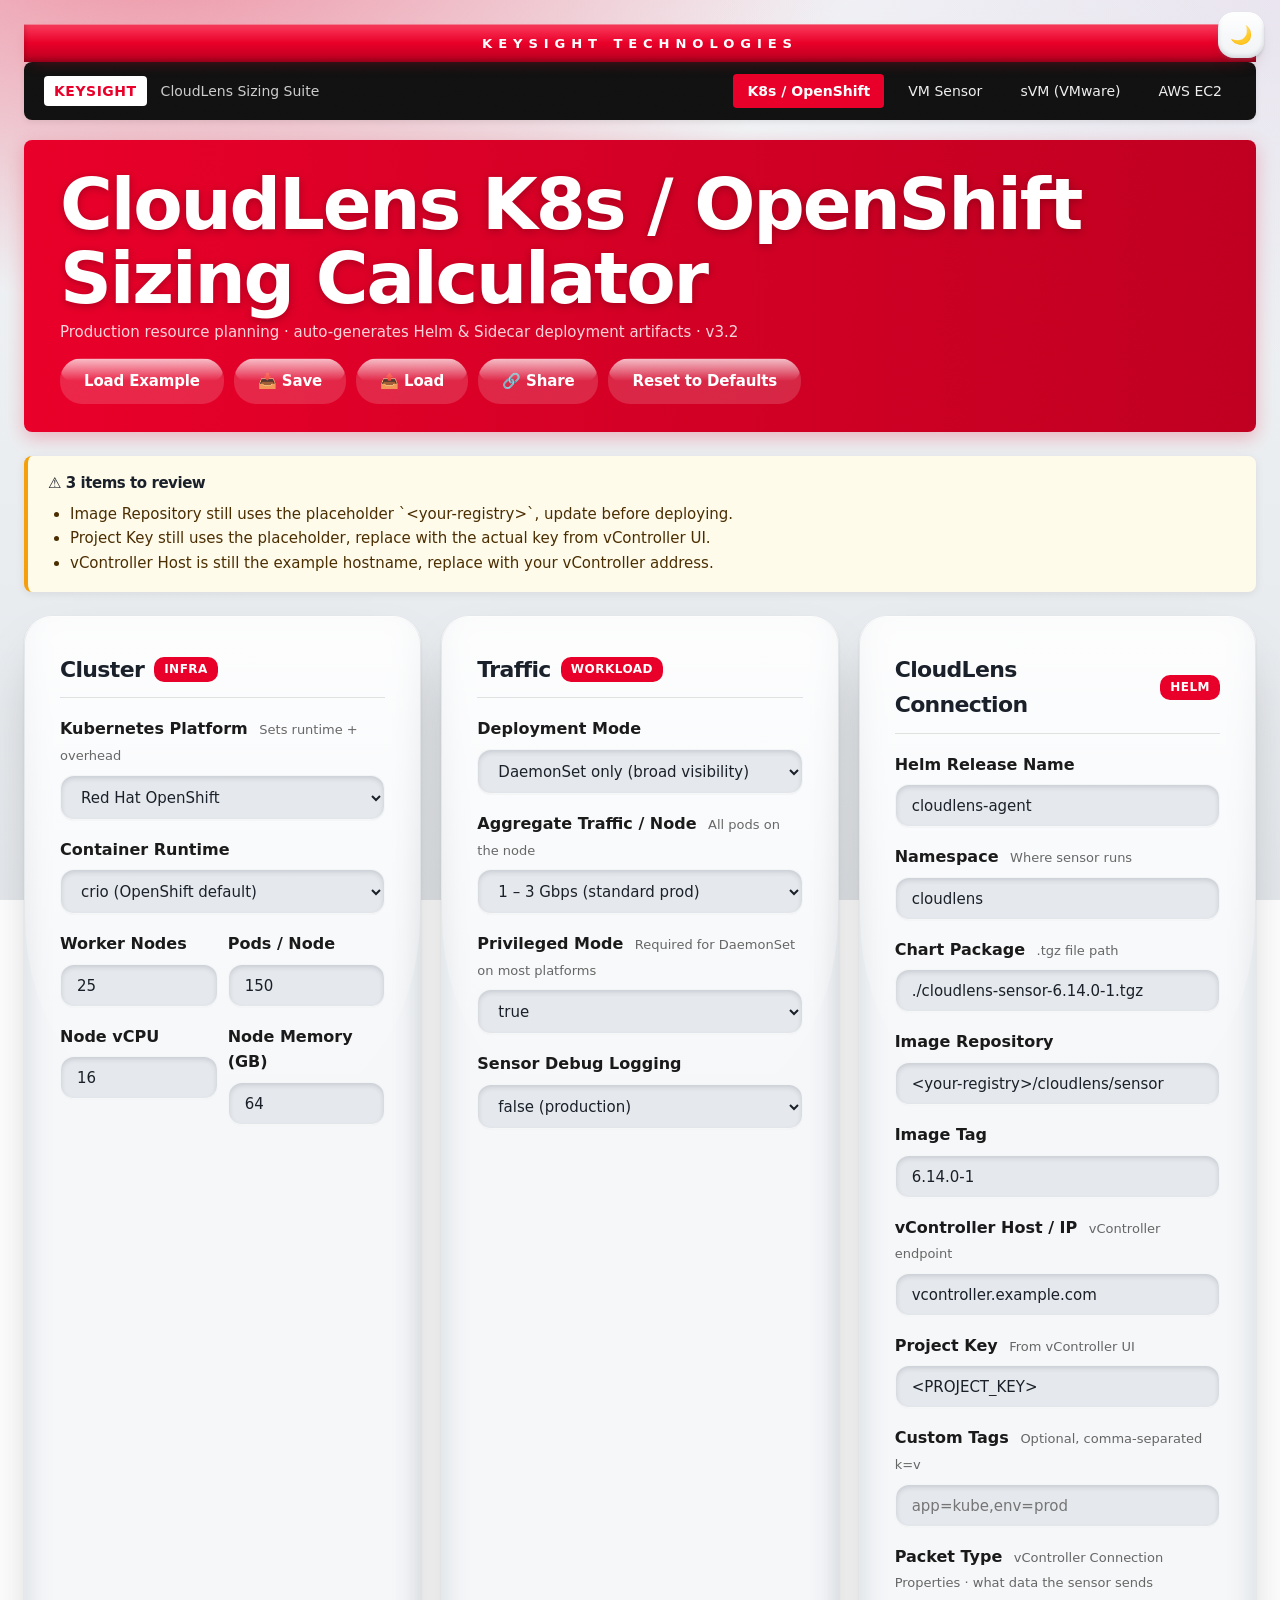
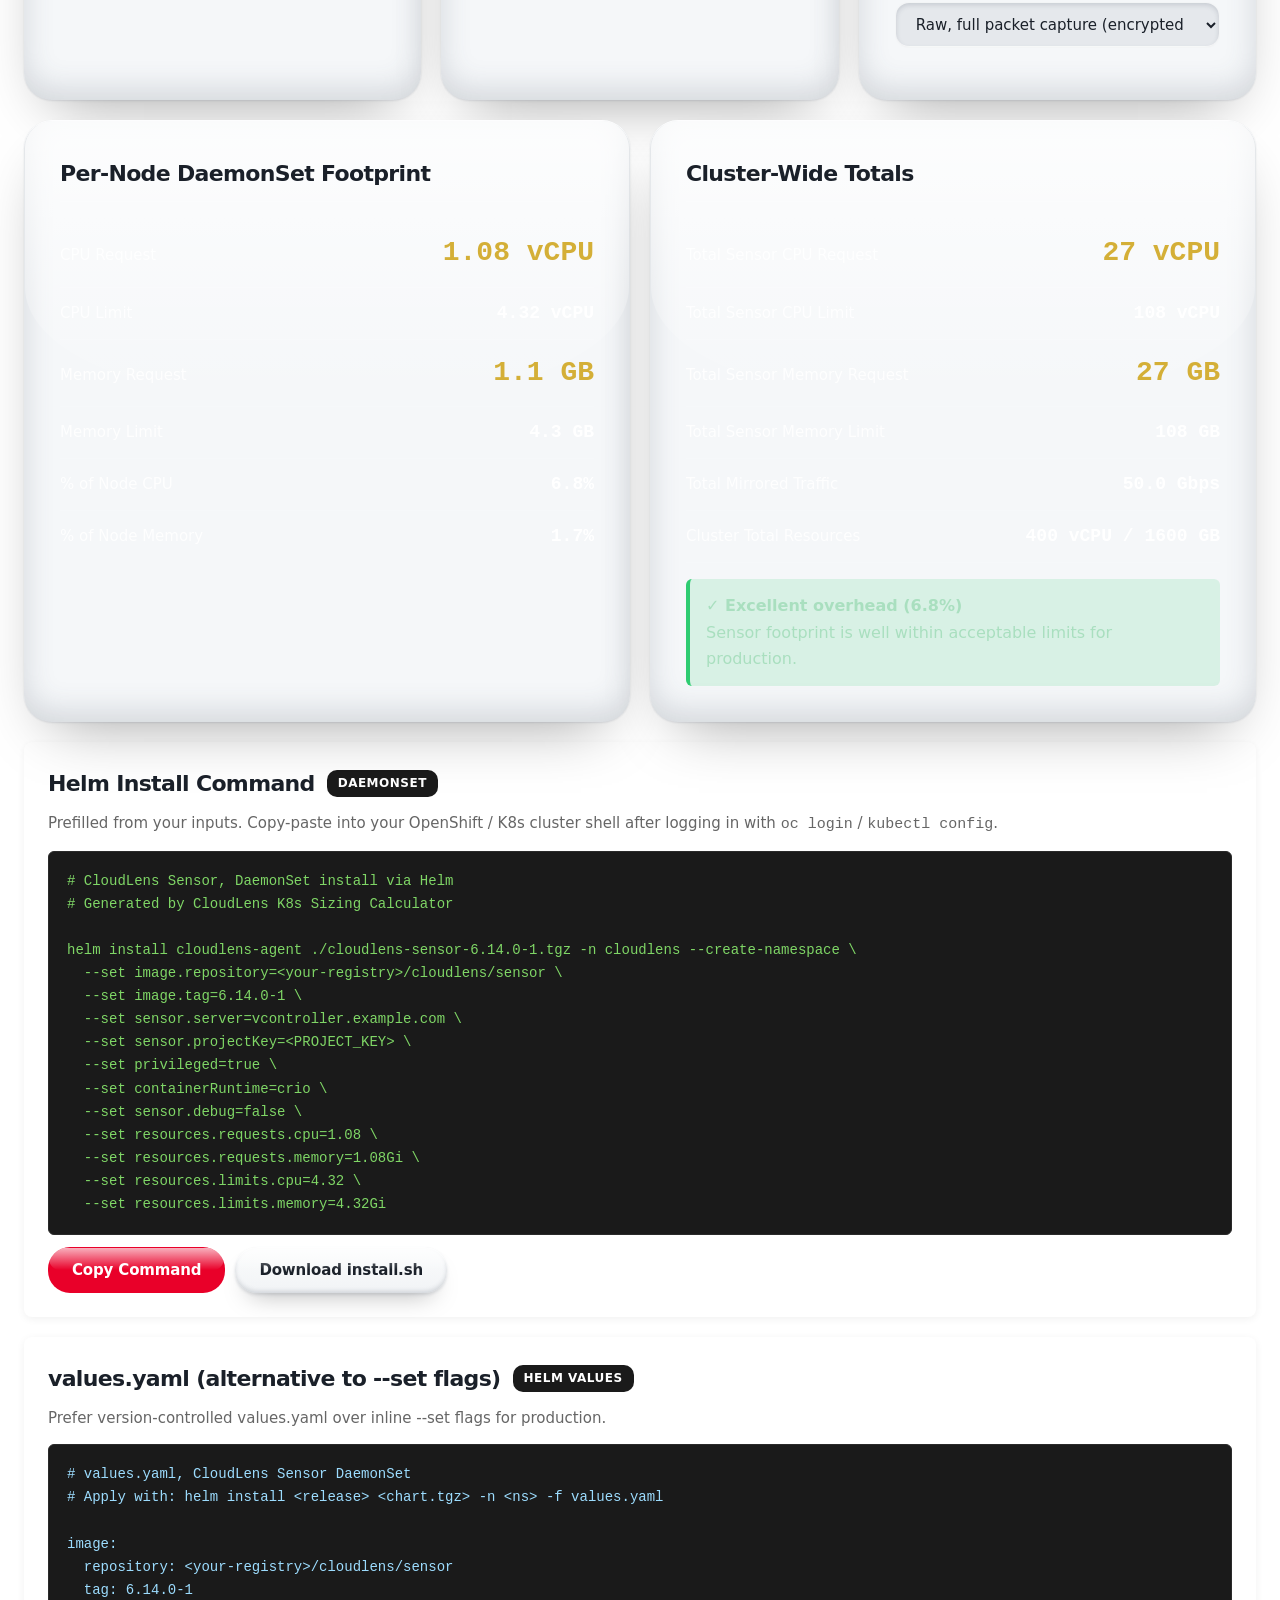
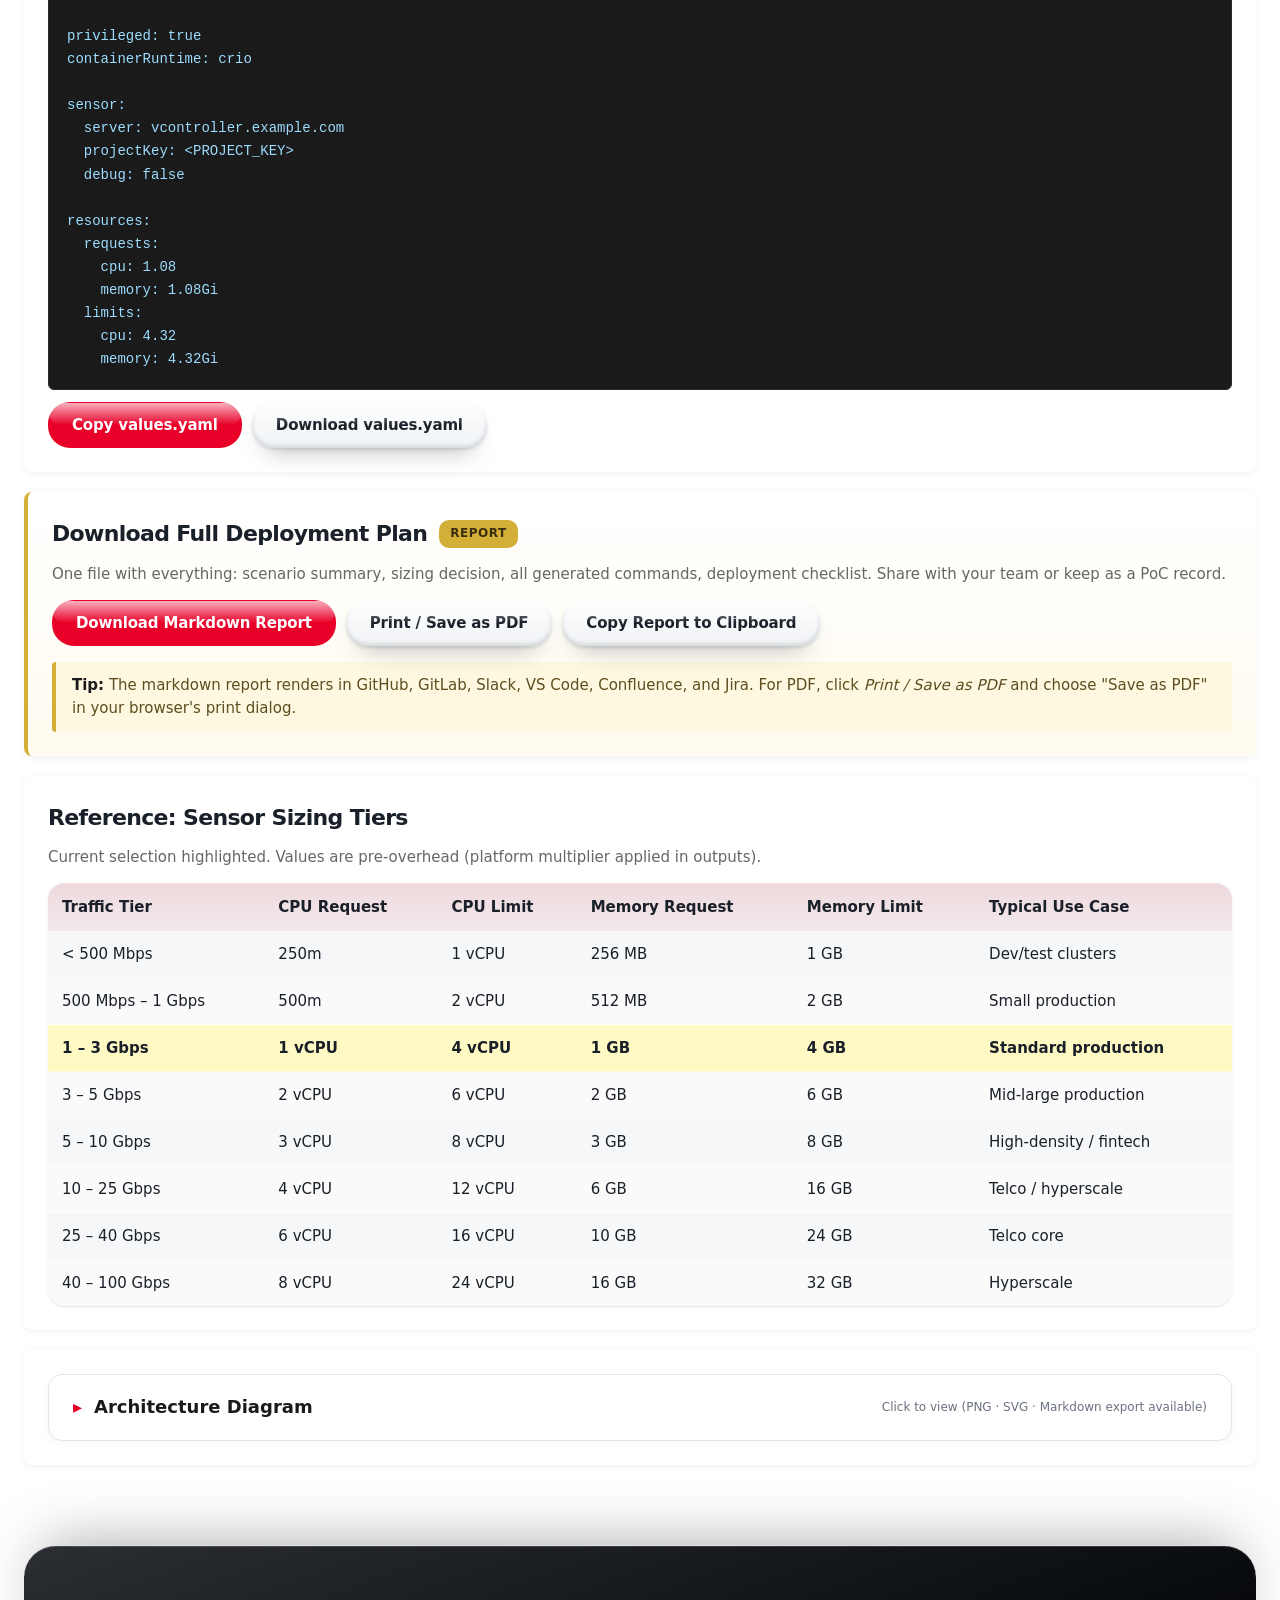
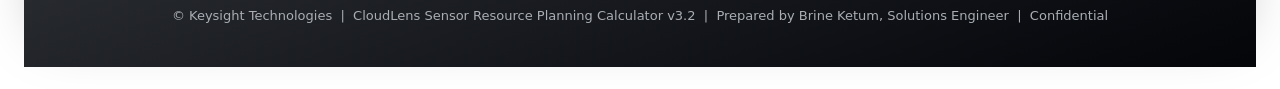
<file: index.html>
<!DOCTYPE html>
<html lang="en">
<head>
<meta charset="UTF-8">
<meta name="viewport" content="width=device-width, initial-scale=1.0">
<title>CloudLens K8s / OpenShift Sizing Calculator, Keysight</title>
<style>
  :root {
    --red: #E90029;
    --red-dark: #B80020;
    --dark: #1A1A1A;
    --gray: #666;
    --light-gray: #F5F5F5;
    --border: #E0E0E0;
    --green: #27AE60;
    --amber: #F39C12;
    --white: #FFFFFF;
    --gold: #D4AF37;
  }
  * { box-sizing: border-box; margin: 0; padding: 0; }
  html { font-size: 16px; }
  body {
    font-family: -apple-system, BlinkMacSystemFont, "Segoe UI", Arial, sans-serif;
    background: #FAFAFA;
    color: var(--dark);
    line-height: 1.6;
    font-size: 16px;
    padding: 24px;
  }
  .container { max-width: 1280px; margin: 0 auto; }

  header {
    background: linear-gradient(90deg, var(--red), #C00020);
    color: white;
    padding: 28px 36px;
    border-radius: 8px;
    margin-bottom: 24px;
    box-shadow: 0 6px 18px rgba(233,0,41,0.25);
    display: flex;
    align-items: center;
    justify-content: space-between;
    flex-wrap: wrap;
    gap: 14px;
  }
  header .title-block h1 { font-size: 28px; font-weight: 700; margin-bottom: 5px; letter-spacing: -0.3px; }
  header .title-block .subtitle { font-size: 15px; opacity: 0.92; }
  header .actions { display: flex; gap: 10px; flex-wrap: wrap; }
  header .brand {
    background: white; color: var(--red); padding: 10px 16px;
    border-radius: 6px; font-weight: 800; font-size: 16px; letter-spacing: 1px;
  }
  header .example-btn {
    background: rgba(255,255,255,0.15); color: white;
    border: 1px solid rgba(255,255,255,0.4);
    padding: 10px 18px; border-radius: 6px; font-weight: 600; font-size: 15px;
    cursor: pointer; transition: background 0.15s;
  }
  header .example-btn:hover { background: rgba(255,255,255,0.25); }

  .grid { display: grid; grid-template-columns: 1fr 1fr; gap: 20px; margin-bottom: 20px; }
  .grid-3 { display: grid; grid-template-columns: 1fr 1fr 1fr; gap: 20px; margin-bottom: 20px; }
  @media (max-width: 960px) {
    .grid, .grid-3 { grid-template-columns: 1fr; }
  }

  .card {
    background: white;
    border-radius: 8px;
    padding: 24px;
    box-shadow: 0 2px 8px rgba(0,0,0,0.06);
    border-left: 4px solid var(--red);
  }
  .card h2 {
    font-size: 22px;
    color: var(--red);
    margin-bottom: 18px;
    border-bottom: 1px solid var(--border);
    padding-bottom: 10px;
    display: flex;
    align-items: center;
    gap: 10px;
  }
  .card h2 .badge {
    background: var(--red); color: white; font-size: 12px; padding: 3px 10px;
    border-radius: 10px; font-weight: 600; letter-spacing: 0.5px;
  }

  .field { margin-bottom: 16px; }
  .field label {
    display: block;
    font-weight: 600;
    font-size: 16px;
    color: var(--dark);
    margin-bottom: 7px;
  }
  .field label .hint {
    font-weight: 400;
    font-size: 13px;
    color: var(--gray);
    margin-left: 6px;
  }
  .field input, .field select {
    width: 100%;
    padding: 12px 14px;
    font-size: 16px;
    font-family: inherit;
    border: 1px solid var(--border);
    border-radius: 6px;
    background: white;
    transition: border-color 0.15s, box-shadow 0.15s;
  }
  .field input:focus, .field select:focus {
    outline: none;
    border-color: var(--red);
    box-shadow: 0 0 0 3px rgba(233,0,41,0.12);
  }
  .field input.mono { font-family: "SF Mono", Menlo, Consolas, monospace; font-size: 15px; }

  .row2 { display: grid; grid-template-columns: 1fr 1fr; gap: 10px; }

  .results-card {
    background: linear-gradient(135deg, #1A1A1A, #2C3E50);
    color: white;
    border-left: 4px solid var(--gold);
  }
  .results-card h2 { color: var(--gold); border-color: rgba(255,255,255,0.15); }

  .metric {
    display: flex;
    justify-content: space-between;
    align-items: baseline;
    padding: 11px 0;
    border-bottom: 1px solid rgba(255,255,255,0.1);
  }
  .metric:last-child { border-bottom: none; }
  .metric .label { font-size: 15px; color: rgba(255,255,255,0.85); }
  .metric .value { font-size: 18px; font-weight: 700; color: #FFF; font-family: "SF Mono", Menlo, Consolas, monospace; }
  .metric .value.big { font-size: 28px; color: var(--gold); }

  .verdict {
    margin-top: 16px;
    padding: 14px 16px;
    border-radius: 6px;
    font-size: 16px;
    font-weight: 500;
  }
  .verdict.good { background: rgba(46,204,113,0.15); border-left: 4px solid #2ECC71; color: #A9DFBF; }
  .verdict.warn { background: rgba(243,156,18,0.15); border-left: 4px solid #F39C12; color: #F7DC6F; }
  .verdict.bad  { background: rgba(231,76,60,0.15);  border-left: 4px solid #E74C3C; color: #F5B7B1; }
  .verdict strong { display: block; margin-bottom: 2px; }

  .full-width {
    background: white;
    border-radius: 8px;
    padding: 24px;
    margin-bottom: 20px;
    box-shadow: 0 2px 8px rgba(0,0,0,0.06);
  }
  .full-width h2 {
    color: var(--red);
    font-size: 22px;
    margin-bottom: 10px;
    display: flex;
    align-items: center;
    gap: 12px;
  }
  .full-width .desc { color: var(--gray); margin-bottom: 14px; font-size: 15px; }
  .full-width h2 .mode-tag {
    background: var(--dark); color: white; font-size: 12px; padding: 4px 11px;
    border-radius: 10px; font-weight: 600; letter-spacing: 0.5px;
  }

  .output-section { margin-bottom: 22px; }
  .output-section:last-child { margin-bottom: 0; }
  .output-section h3 {
    font-size: 18px; color: var(--dark); margin-bottom: 8px;
    display: flex; align-items: center; justify-content: space-between;
  }
  .output-section h3 .artifact-type {
    background: var(--light-gray); color: var(--gray); font-size: 12px;
    padding: 4px 10px; border-radius: 4px; font-weight: 600;
  }

  table {
    width: 100%;
    border-collapse: collapse;
    font-size: 15px;
  }
  table th {
    background: var(--red);
    color: white;
    padding: 11px 13px;
    text-align: left;
    font-weight: 600;
    font-size: 15px;
  }
  table td {
    padding: 11px 13px;
    border-bottom: 1px solid var(--border);
  }
  table tr:nth-child(even) { background: #FAFAFA; }
  table .highlight {
    background: #FFF9C4 !important;
    font-weight: 700;
  }

  .code-box {
    background: #1A1A1A;
    color: #E6E6E6;
    font-family: "SF Mono", Menlo, Consolas, "Courier New", monospace;
    font-size: 14px;
    line-height: 1.65;
    padding: 18px;
    border-radius: 6px;
    overflow-x: auto;
    white-space: pre;
    border: 1px solid #2A2A2A;
  }
  .code-box.helm { color: #7FD666; }
  .code-box.yaml { color: #9CDCFE; }
  .code-box.bash { color: #FFCE5C; }

  .btn-row { display: flex; gap: 10px; margin-top: 12px; flex-wrap: wrap; }
  .btn {
    background: var(--red);
    color: white;
    border: none;
    padding: 10px 18px;
    border-radius: 5px;
    cursor: pointer;
    font-size: 15px;
    font-weight: 600;
    transition: background 0.15s, transform 0.05s;
    display: inline-flex;
    align-items: center;
    gap: 6px;
  }
  .btn:hover { background: var(--red-dark); }
  .btn:active { transform: translateY(1px); }
  .btn.secondary { background: var(--dark); }
  .btn.secondary:hover { background: #000; }
  .btn.success { background: var(--green); }

  .info-box {
    background: #FFF8E1;
    border-left: 4px solid var(--gold);
    padding: 12px 16px;
    font-size: 15px;
    color: #5D4E1F;
    border-radius: 4px;
    margin-top: 14px;
    line-height: 1.55;
  }
  .info-box strong { color: var(--dark); }

  footer {
    text-align: center;
    color: var(--gray);
    font-size: 13px;
    margin-top: 32px;
    padding-top: 16px;
    border-top: 1px solid var(--border);
  }

  /* ========== Top nav (Suite) ========== */
  .suite-nav {
    background: #111; color: #FFF;
    padding: 12px 20px;
    border-radius: 8px;
    margin-bottom: 20px;
    display: flex; align-items: center; gap: 10px; flex-wrap: wrap;
    box-shadow: 0 2px 6px rgba(0,0,0,0.08);
  }
  .suite-nav .suite-brand {
    font-weight: 700; color: var(--red); font-size: 14px;
    letter-spacing: 0.5px; margin-right: 4px;
    background: white; padding: 4px 10px; border-radius: 4px;
  }
  .suite-nav .suite-title { font-size: 14px; color: #CCC; margin-right: auto; }
  .suite-nav a {
    color: #EEE; text-decoration: none; font-size: 14px; font-weight: 500;
    padding: 6px 14px; border-radius: 4px; transition: background 0.15s, color 0.15s;
  }
  .suite-nav a:hover { background: rgba(255,255,255,0.1); color: #FFF; }
  .suite-nav a.active { background: var(--red); color: white; font-weight: 600; }
  .suite-nav a.soon { color: #888; cursor: default; }
  .suite-nav a.soon:hover { background: transparent; }
  .suite-nav a.soon::after { content: " (soon)"; font-size: 11px; color: #666; }
  @media (max-width: 700px) {
    .suite-nav { flex-direction: column; align-items: flex-start; gap: 6px; }
    .suite-nav .suite-title { margin-right: 0; }
  }

  /* ========== Print / PDF styles ========== */
  @media print {
    @page { size: Letter; margin: 0.5in; }
    body { padding: 0; background: white; font-size: 11pt; line-height: 1.4; }
    .container { max-width: 100%; }
    header { box-shadow: none; padding: 16px 20px; margin-bottom: 16px; page-break-after: avoid; }
    header .actions { display: none; }
    header .title-block h1 { font-size: 20pt; }
    header .title-block .subtitle { font-size: 10pt; }
    header::after {
      content: "KEYSIGHT";
      background: white; color: var(--red); padding: 6px 12px;
      border-radius: 4px; font-weight: 800; font-size: 11pt; letter-spacing: 1px;
    }
    .btn, .btn-row, #reportSection .info-box { display: none !important; }
    #reportSection, .suite-nav { display: none !important; }
    .card, .full-width { box-shadow: none; border: 1px solid #DDD; page-break-inside: avoid; }
    .card h2, .full-width h2 { font-size: 14pt; }
    .field label { font-size: 10pt; }
    .field input, .field select {
      border: none; padding: 2px 0; background: transparent;
      font-weight: 600; color: var(--dark); font-size: 10pt;
    }
    .field select { -webkit-appearance: none; appearance: none; }
    .metric .value.big { font-size: 14pt; }
    .metric .value { font-size: 11pt; }
    .metric .label { font-size: 9pt; }
    .code-box {
      font-size: 8.5pt; line-height: 1.4; color: #000 !important;
      background: #F5F5F5 !important; border: 1px solid #CCC;
      page-break-inside: avoid;
    }
    .results-card { background: #1A1A1A !important; -webkit-print-color-adjust: exact; print-color-adjust: exact; }
    table { font-size: 9pt; page-break-inside: avoid; }
    table th { background: var(--red) !important; color: white !important; -webkit-print-color-adjust: exact; print-color-adjust: exact; }
    footer { font-size: 8pt; margin-top: 16px; }
    .verdict { page-break-inside: avoid; }
  }
  /* Toast for Save/Load/Share feedback */
  #cfgToast {
    position: fixed; bottom: 24px; left: 50%; transform: translateX(-50%) translateY(20px);
    background: #1A1A1A; color: #fff; padding: 12px 20px; border-radius: 8px;
    font-size: 14px; font-weight: 500; box-shadow: 0 6px 20px rgba(0,0,0,0.3);
    border-left: 4px solid var(--red); opacity: 0; pointer-events: none;
    transition: opacity 0.25s ease, transform 0.25s ease; z-index: 9999;
    max-width: 90vw;
  }
  #cfgToast.show { opacity: 1; transform: translateX(-50%) translateY(0); }
  #cfgToast.error { border-left-color: #FF4444; }
  #cfgToast.success { border-left-color: #00C853; }
  @media print { #cfgToast { display: none !important; } }

  /* Architecture Diagram (collapsible, bottom-of-page) */
  details#diagramSection { width: 100%; margin: 0 0 24px 0; }
  details#diagramSection > summary {
    list-style: none; cursor: pointer; user-select: none;
    display: flex; align-items: center; justify-content: space-between;
    padding: 18px 24px; background: #FFFFFF; color: var(--dark);
    border: 1px solid #E5E5E5; border-radius: 14px;
    box-shadow: 0 2px 8px rgba(0,0,0,0.04);
    transition: background 0.18s ease, box-shadow 0.18s ease;
    font-weight: 600;
  }
  details#diagramSection > summary::-webkit-details-marker { display: none; }
  details#diagramSection > summary:hover { background: #FFFAFA; box-shadow: 0 4px 12px rgba(0,0,0,0.08); }
  details#diagramSection .diagram-summary-title { font-size: 18px; }
  details#diagramSection .diagram-summary-title::before {
    content: "▸"; display: inline-block; margin-right: 12px; color: var(--red);
    transition: transform 0.25s ease; transform-origin: center;
  }
  details#diagramSection[open] .diagram-summary-title::before { transform: rotate(90deg); }
  details#diagramSection .diagram-summary-hint { font-size: 12px; font-weight: 400; color: #6B7280; }
  details#diagramSection .diagram-body {
    margin-top: 12px; padding: 24px; background: #FFFFFF; color: var(--dark);
    border-radius: 14px; box-shadow: 0 2px 8px rgba(0,0,0,0.04);
    animation: diagramReveal 0.35s ease;
  }
  @keyframes diagramReveal {
    from { opacity: 0; transform: translateY(-6px); }
    to   { opacity: 1; transform: translateY(0); }
  }
  details#diagramSection #diagramHost {
    width: 100%; overflow-x: auto; min-height: 400px;
    transition: opacity 0.2s ease;
  }
  details#diagramSection #diagramHost.dg-fading { opacity: 0; }
  details#diagramSection #diagramExports { margin-top: 16px; display: flex; gap: 8px; flex-wrap: wrap; }
  @media print {
    details#diagramSection { page-break-before: always; }
    details#diagramSection > summary { display: none; }
    details#diagramSection .diagram-body { box-shadow: none; padding: 0; animation: none; }
    details#diagramSection #diagramExports { display: none !important; }
  }
  /* Validation banner */
  #validationBanner { display: none; margin: 0 0 24px 0; border-radius: 8px; padding: 16px 20px; font-size: 15px; line-height: 1.5; box-shadow: 0 2px 8px rgba(0,0,0,0.08); }
  #validationBanner.show { display: block; }
  #validationBanner.error   { background: #FFF5F5; border-left: 4px solid #E53935; color: #4A1010; }
  #validationBanner.warning { background: #FFFBEB; border-left: 4px solid #F59E0B; color: #4A2D00; }
  #validationBanner h3 { margin: 0 0 8px 0; font-size: 15px; font-weight: 700; display: flex; align-items: center; gap: 8px; }
  #validationBanner ul { margin: 0; padding-left: 22px; }
  #validationBanner li { margin: 2px 0; }
  #validationBanner.error h3   { color: #B71C1C; }
  #validationBanner.warning h3 { color: #92400E; }
  @media print { #validationBanner { display: none !important; } }
</style>
<link rel="stylesheet" href="glass-upgrade.css" />
</head>
<body>
  <!-- Keysight Technologies brand banner -->
  <a href="https://www.keysight.com" target="_blank" rel="noopener" class="ks-top-banner" aria-label="Keysight Technologies">
    KEYSIGHT TECHNOLOGIES
  </a>
  <!-- Theme toggle (light/dark) -->
  <button type="button" class="theme-toggle-fab" id="ks-theme-toggle" aria-label="Toggle dark mode" title="Toggle dark mode">🌙</button>

<div class="container">

  <nav class="suite-nav" aria-label="CloudLens Sizing Suite">
    <span class="suite-brand">KEYSIGHT</span>
    <span class="suite-title">CloudLens Sizing Suite</span>
    <a href="./" class="active" aria-current="page">K8s / OpenShift</a>
    <a href="./vm/">VM Sensor</a>
    <a href="./svm/">sVM (VMware)</a>
    <a href="./aws/">AWS EC2</a>
  </nav>

  <header>
    <div class="title-block">
      <h1>CloudLens K8s / OpenShift Sizing Calculator</h1>
      <div class="subtitle">Production resource planning &middot; auto-generates Helm &amp; Sidecar deployment artifacts &middot; v3.2</div>
    </div>
    <div class="actions">
      <button class="example-btn" id="loadExampleBtn" type="button">Load Example</button>
      <button class="example-btn" id="saveCfgBtn" type="button" title="Download current scenario as JSON">📥 Save</button>
      <button class="example-btn" id="loadCfgBtn" type="button" title="Load a previously saved scenario JSON">📤 Load</button>
      <button class="example-btn" id="shareCfgBtn" type="button" title="Copy a shareable URL with the scenario encoded">🔗 Share</button>
      <button class="example-btn" id="resetBtn" type="button">Reset to Defaults</button>
      <input type="file" id="cfgFileInput" accept=".json,application/json" style="display:none">
    </div>
  </header>

  <div id="validationBanner" role="alert" aria-live="polite"></div>

  <div class="grid-3">
    <div class="card">
      <h2>Cluster <span class="badge">INFRA</span></h2>
      <div class="field">
        <label>Kubernetes Platform <span class="hint">Sets runtime + overhead</span></label>
        <select id="platform">
          <option value="eks">Amazon EKS</option>
          <option value="aks">Azure AKS</option>
          <option value="gke">Google GKE</option>
          <option value="openshift" selected>Red Hat OpenShift</option>
          <option value="rancher">Rancher / RKE2</option>
          <option value="self">Self-Managed K8s</option>
        </select>
      </div>
      <div class="field">
        <label>Container Runtime</label>
        <select id="containerRuntime">
          <option value="crio" selected>crio (OpenShift default)</option>
          <option value="containerd">containerd</option>
          <option value="docker">docker</option>
        </select>
      </div>
      <div class="row2">
        <div class="field">
          <label>Worker Nodes</label>
          <input type="number" id="nodeCount" value="25" min="1" max="5000">
        </div>
        <div class="field">
          <label>Pods / Node</label>
          <input type="number" id="podsPerNode" value="150" min="1" max="1100">
        </div>
      </div>
      <div class="row2">
        <div class="field">
          <label>Node vCPU</label>
          <input type="number" id="nodeCpu" value="16" min="2" max="256">
        </div>
        <div class="field">
          <label>Node Memory (GB)</label>
          <input type="number" id="nodeMem" value="64" min="4" max="2048">
        </div>
      </div>
    </div>

    <div class="card">
      <h2>Traffic <span class="badge">WORKLOAD</span></h2>
      <div class="field">
        <label>Deployment Mode</label>
        <select id="mode">
          <option value="daemonset" selected>DaemonSet only (broad visibility)</option>
          <option value="sidecar">Sidecar only (targeted, per-pod)</option>
          <option value="hybrid">Hybrid (DaemonSet + selected Sidecars)</option>
        </select>
      </div>
      <div class="field" id="nodeTrafficField">
        <label>Aggregate Traffic / Node <span class="hint">All pods on the node</span></label>
        <select id="nodeTraffic">
          <option value="0.25">&lt; 500 Mbps (dev/test)</option>
          <option value="0.75">500 Mbps – 1 Gbps (small prod)</option>
          <option value="2" selected>1 – 3 Gbps (standard prod)</option>
          <option value="4">3 – 5 Gbps (mid-large prod)</option>
          <option value="7.5">5 – 10 Gbps (high-density)</option>
          <option value="17.5">10 – 25 Gbps (telco/hyperscale)</option>
          <option value="32.5">25 – 40 Gbps (telco core)</option>
          <option value="70">40 – 100 Gbps (hyperscale)</option>
        </select>
      </div>
      <div class="field" id="sidecarPodsField" style="display:none;">
        <label>Pods with Sidecar <span class="hint">Total cluster-wide</span></label>
        <input type="number" id="sidecarPods" value="50" min="0" max="100000">
      </div>
      <div class="field" id="sidecarTrafficField" style="display:none;">
        <label>Traffic / Sidecar Pod</label>
        <select id="sidecarTraffic">
          <option value="0.05">&lt; 100 Mbps (auth, config)</option>
          <option value="0.3" selected>100 – 500 Mbps (web/API)</option>
          <option value="0.75">500 Mbps – 1 Gbps (payment/DB)</option>
          <option value="2">1 – 3 Gbps (Kafka/queues)</option>
          <option value="4">3 – 5 Gbps (streaming)</option>
          <option value="7.5">5 – 10 Gbps (ingress/telco)</option>
        </select>
      </div>
      <div class="field">
        <label>Privileged Mode <span class="hint">Required for DaemonSet on most platforms</span></label>
        <select id="privileged">
          <option value="true" selected>true</option>
          <option value="false">false</option>
        </select>
      </div>
      <div class="field">
        <label>Sensor Debug Logging</label>
        <select id="debug">
          <option value="false" selected>false (production)</option>
          <option value="true">true (troubleshooting)</option>
        </select>
      </div>
    </div>

    <div class="card">
      <h2>CloudLens Connection <span class="badge">HELM</span></h2>
      <div class="field">
        <label>Helm Release Name</label>
        <input type="text" id="releaseName" class="mono" value="cloudlens-agent">
      </div>
      <div class="field">
        <label>Namespace <span class="hint">Where sensor runs</span></label>
        <input type="text" id="namespace" class="mono" value="cloudlens">
      </div>
      <div class="field">
        <label>Chart Package <span class="hint">.tgz file path</span></label>
        <input type="text" id="chartPath" class="mono" value="./cloudlens-sensor-6.14.0-1.tgz">
      </div>
      <div class="field">
        <label>Image Repository</label>
        <input type="text" id="imageRepo" class="mono" value="&lt;your-registry&gt;/cloudlens/sensor">
      </div>
      <div class="field">
        <label>Image Tag</label>
        <input type="text" id="imageTag" class="mono" value="6.14.0-1">
      </div>
      <div class="field">
        <label>vController Host / IP <span class="hint">vController endpoint</span></label>
        <input type="text" id="sensorServer" class="mono" value="vcontroller.example.com">
      </div>
      <div class="field">
        <label>Project Key <span class="hint">From vController UI</span></label>
        <input type="text" id="projectKey" class="mono" value="&lt;PROJECT_KEY&gt;">
      </div>
      <div class="field">
        <label>Custom Tags <span class="hint">Optional, comma-separated k=v</span></label>
        <input type="text" id="customTags" class="mono" placeholder="app=kube,env=prod">
      </div>
      <div class="field">
        <label>Packet Type <span class="hint">vController Connection Properties · what data the sensor sends</span></label>
        <select id="packetType">
          <option value="raw" selected>Raw, full packet capture (encrypted bytes for TLS)</option>
          <option value="netflow">NetFlow, flow records only (v9 / IPFIX metadata)</option>
          <option value="ssl_payload">SSL Payload, decrypted application data via OpenSSL hook</option>
        </select>
      </div>
      <div class="field" id="vpbHostField" style="display:none;">
        <label>vPB Destination <span class="hint">Virtual Packet Broker that decapsulates GREoUDP</span></label>
        <input type="text" id="vpbHost" class="mono" value="vpb.example.com">
      </div>
      <div class="field" id="dtlsField" style="display:none;">
        <label>Encrypted GREoUDP (DTLS v1.2) <span class="hint">Encrypts the egress tunnel between sensor and vPB</span></label>
        <select id="dtlsEncrypted">
          <option value="false" selected>No (plaintext GREoUDP)</option>
          <option value="true">Yes (DTLS v1.2)</option>
        </select>
      </div>
      <div class="field" id="netflowCollectorField" style="display:none;">
        <label>NetFlow Collector <span class="hint">host:port (default port 2055)</span></label>
        <input type="text" id="netflowCollector" class="mono" value="netflow.example.com:2055">
      </div>
    </div>
  </div>

  <div class="grid">
    <div class="card results-card">
      <h2>Per-Node DaemonSet Footprint</h2>
      <div class="metric"><span class="label">CPU Request</span><span class="value big" id="r_cpu_req">, </span></div>
      <div class="metric"><span class="label">CPU Limit</span><span class="value" id="r_cpu_lim">, </span></div>
      <div class="metric"><span class="label">Memory Request</span><span class="value big" id="r_mem_req">, </span></div>
      <div class="metric"><span class="label">Memory Limit</span><span class="value" id="r_mem_lim">, </span></div>
      <div class="metric"><span class="label">% of Node CPU</span><span class="value" id="r_pct_cpu">, </span></div>
      <div class="metric"><span class="label">% of Node Memory</span><span class="value" id="r_pct_mem">, </span></div>
    </div>

    <div class="card results-card">
      <h2>Cluster-Wide Totals</h2>
      <div class="metric"><span class="label">Total Sensor CPU Request</span><span class="value big" id="c_cpu_req">, </span></div>
      <div class="metric"><span class="label">Total Sensor CPU Limit</span><span class="value" id="c_cpu_lim">, </span></div>
      <div class="metric"><span class="label">Total Sensor Memory Request</span><span class="value big" id="c_mem_req">, </span></div>
      <div class="metric"><span class="label">Total Sensor Memory Limit</span><span class="value" id="c_mem_lim">, </span></div>
      <div class="metric"><span class="label">Total Mirrored Traffic</span><span class="value" id="c_traffic">, </span></div>
      <div class="metric"><span class="label">Cluster Total Resources</span><span class="value" id="c_cluster_total">, </span></div>
      <div class="verdict" id="verdict"><strong id="verdict_title"></strong><span id="verdict_text"></span></div>
    </div>
  </div>

  <div class="full-width" id="helmSection">
    <h2>Helm Install Command <span class="mode-tag" id="helmModeTag">DAEMONSET</span></h2>
    <div class="desc">Prefilled from your inputs. Copy-paste into your OpenShift / K8s cluster shell after logging in with <span style="font-family:monospace;">oc login</span> / <span style="font-family:monospace;">kubectl config</span>.</div>
    <div class="code-box helm" id="helmOutput">Loading...</div>
    <div class="btn-row">
      <button class="btn" id="copyHelm" type="button">Copy Command</button>
      <button class="btn secondary" id="downloadHelm" type="button">Download install.sh</button>
    </div>
  </div>

  <div class="full-width" id="valuesSection">
    <h2>values.yaml (alternative to --set flags) <span class="mode-tag">HELM VALUES</span></h2>
    <div class="desc">Prefer version-controlled values.yaml over inline --set flags for production.</div>
    <div class="code-box yaml" id="valuesOutput">Loading...</div>
    <div class="btn-row">
      <button class="btn" id="copyValues" type="button">Copy values.yaml</button>
      <button class="btn secondary" id="downloadValues" type="button">Download values.yaml</button>
    </div>
  </div>

  <div class="full-width" id="sidecarSection" style="display:none;">
    <h2>Sidecar Container Injection <span class="mode-tag" style="background:#0E5C9F;">SIDECAR</span></h2>
    <div class="desc">Paste this <code>cloudlens</code> container block into your application <code>Deployment</code>/<code>StatefulSet</code> pod spec. There is no separate Helm chart for sidecar, CloudLens uses manual injection (shared pod netns).</div>
    <div class="code-box yaml" id="sidecarOutput">Loading...</div>
    <div class="btn-row">
      <button class="btn" id="copySidecar" type="button">Copy Sidecar YAML</button>
      <button class="btn secondary" id="downloadSidecar" type="button">Download sidecar.yaml</button>
    </div>
    <div class="info-box" id="openshiftSccInfo" style="display:none;">
      <strong>OpenShift note:</strong> Sidecar mode requires an SCC granting <code>SYS_RAWIO</code>, <code>SYS_ADMIN</code>, <code>NET_ADMIN</code> capabilities, bound to your workload's ServiceAccount. SCC snippet is downloadable below.
      <div class="btn-row">
        <button class="btn secondary" id="downloadScc" type="button">Download cloudlens-scc.yaml</button>
      </div>
    </div>
  </div>

  <div class="full-width" id="reportSection" style="border-left: 4px solid var(--gold); background: linear-gradient(180deg, #FFFFFF 0%, #FFFBF0 100%);">
    <h2 style="color: #8C6D1F;">Download Full Deployment Plan <span class="mode-tag" style="background:var(--gold); color:#3A2E0F;">REPORT</span></h2>
    <div class="desc">One file with everything: scenario summary, sizing decision, all generated commands, deployment checklist. Share with your team or keep as a PoC record.</div>
    <div class="btn-row">
      <button class="btn" id="downloadReport" type="button">Download Markdown Report</button>
      <button class="btn secondary" id="printReport" type="button">Print / Save as PDF</button>
      <button class="btn secondary" id="copyReport" type="button">Copy Report to Clipboard</button>
    </div>
    <div class="info-box" style="margin-top: 16px;">
      <strong>Tip:</strong> The markdown report renders in GitHub, GitLab, Slack, VS Code, Confluence, and Jira. For PDF, click <em>Print / Save as PDF</em> and choose "Save as PDF" in your browser's print dialog.
    </div>
  </div>

  <div class="full-width">
    <h2>Reference: Sensor Sizing Tiers</h2>
    <div class="desc">Current selection highlighted. Values are pre-overhead (platform multiplier applied in outputs).</div>
    <table id="refTable">
      <thead>
        <tr>
          <th>Traffic Tier</th>
          <th>CPU Request</th>
          <th>CPU Limit</th>
          <th>Memory Request</th>
          <th>Memory Limit</th>
          <th>Typical Use Case</th>
        </tr>
      </thead>
      <tbody>
        <tr data-tier="0.25"><td>&lt; 500 Mbps</td><td>250m</td><td>1 vCPU</td><td>256 MB</td><td>1 GB</td><td>Dev/test clusters</td></tr>
        <tr data-tier="0.75"><td>500 Mbps – 1 Gbps</td><td>500m</td><td>2 vCPU</td><td>512 MB</td><td>2 GB</td><td>Small production</td></tr>
        <tr data-tier="2"><td>1 – 3 Gbps</td><td>1 vCPU</td><td>4 vCPU</td><td>1 GB</td><td>4 GB</td><td>Standard production</td></tr>
        <tr data-tier="4"><td>3 – 5 Gbps</td><td>2 vCPU</td><td>6 vCPU</td><td>2 GB</td><td>6 GB</td><td>Mid-large production</td></tr>
        <tr data-tier="7.5"><td>5 – 10 Gbps</td><td>3 vCPU</td><td>8 vCPU</td><td>3 GB</td><td>8 GB</td><td>High-density / fintech</td></tr>
        <tr data-tier="17.5"><td>10 – 25 Gbps</td><td>4 vCPU</td><td>12 vCPU</td><td>6 GB</td><td>16 GB</td><td>Telco / hyperscale</td></tr>
        <tr data-tier="32.5"><td>25 – 40 Gbps</td><td>6 vCPU</td><td>16 vCPU</td><td>10 GB</td><td>24 GB</td><td>Telco core</td></tr>
        <tr data-tier="70"><td>40 – 100 Gbps</td><td>8 vCPU</td><td>24 vCPU</td><td>16 GB</td><td>32 GB</td><td>Hyperscale</td></tr>
      </tbody>
    </table>
  </div>

  <details id="diagramSection" class="full-width" style="margin: 0 0 24px 0;">
    <summary class="diagram-summary">
      <span class="diagram-summary-title">Architecture Diagram</span>
      <span class="diagram-summary-hint">Click to view (PNG · SVG · Markdown export available)</span>
    </summary>
    <div class="diagram-body card results-card">
      <div id="diagramHost"></div>
      <div id="diagramExports"></div>
    </div>
  </details>

  <footer>
    &copy; Keysight Technologies &nbsp;|&nbsp; CloudLens Sensor Resource Planning Calculator v3.2 &nbsp;|&nbsp; Prepared by Brine Ketum, Solutions Engineer &nbsp;|&nbsp; Confidential
  </footer>
</div>

<script>
/* ===================== DATA ===================== */
const DS_TIERS = [
  { gbps: 0.25, cpuReq: 0.25, cpuLim: 1,  memReq: 0.256, memLim: 1  },
  { gbps: 0.75, cpuReq: 0.5,  cpuLim: 2,  memReq: 0.512, memLim: 2  },
  { gbps: 2,    cpuReq: 1,    cpuLim: 4,  memReq: 1,     memLim: 4  },
  { gbps: 4,    cpuReq: 2,    cpuLim: 6,  memReq: 2,     memLim: 6  },
  { gbps: 7.5,  cpuReq: 3,    cpuLim: 8,  memReq: 3,     memLim: 8  },
  { gbps: 17.5, cpuReq: 4,    cpuLim: 12, memReq: 6,     memLim: 16 },
  { gbps: 32.5, cpuReq: 6,    cpuLim: 16, memReq: 10,    memLim: 24 },
  { gbps: 70,   cpuReq: 8,    cpuLim: 24, memReq: 16,    memLim: 32 }
];
const SC_TIERS = [
  { gbps: 0.05, cpuReq: 0.1,  cpuLim: 0.5, memReq: 0.128, memLim: 0.512 },
  { gbps: 0.3,  cpuReq: 0.25, cpuLim: 1,   memReq: 0.256, memLim: 1     },
  { gbps: 0.75, cpuReq: 0.5,  cpuLim: 2,   memReq: 0.512, memLim: 2     },
  { gbps: 2,    cpuReq: 1,    cpuLim: 4,   memReq: 1,     memLim: 4     },
  { gbps: 4,    cpuReq: 2,    cpuLim: 6,   memReq: 2,     memLim: 6     },
  { gbps: 7.5,  cpuReq: 3,    cpuLim: 8,   memReq: 4,     memLim: 10    }
];
const PLATFORM_OVERHEAD = { eks: 1.00, aks: 1.04, gke: 1.00, openshift: 1.08, rancher: 1.02, self: 1.05 };
const DEFAULTS = {
  platform: "openshift", containerRuntime: "crio", nodeCount: 25, podsPerNode: 150,
  nodeCpu: 16, nodeMem: 64, mode: "daemonset", nodeTraffic: "2", sidecarPods: 50,
  sidecarTraffic: "0.3", privileged: "true", debug: "false",
  releaseName: "cloudlens-agent", namespace: "cloudlens",
  chartPath: "./cloudlens-sensor-6.14.0-1.tgz",
  imageRepo: "<your-registry>/cloudlens/sensor", imageTag: "6.14.0-1",
  sensorServer: "vcontroller.example.com", projectKey: "<PROJECT_KEY>", customTags: ""
};
const EXAMPLE_PRESET = {
  platform: "openshift", containerRuntime: "crio", nodeCount: 150, podsPerNode: 200,
  nodeCpu: 32, nodeMem: 128, mode: "daemonset", nodeTraffic: "4", sidecarPods: 0,
  sidecarTraffic: "0.3", privileged: "true", debug: "false",
  releaseName: "cloudlens-agent", namespace: "cloudlens-system",
  chartPath: "./cloudlens-sensor-6.14.0-1.tgz",
  imageRepo: "registry.example.com/cloudlens/sensor", imageTag: "6.14.0-1",
  sensorServer: "10.0.0.10", projectKey: "<PROJECT_KEY>", customTags: "env=prod,team=ops"
};

/* ===================== HELPERS ===================== */
function $(id) { return document.getElementById(id); }
function setText(id, text) { $(id).textContent = text; }
function findTier(tiers, gbps) { return tiers.find(t => t.gbps >= gbps) || tiers[tiers.length - 1]; }
function fmtCpu(v) { if (v < 1) return Math.round(v * 1000) + "m"; return (Math.round(v * 100) / 100) + " vCPU"; }
function fmtMem(g) { if (g < 1) return Math.round(g * 1024) + " MB"; if (g < 1000) return (Math.round(g * 10) / 10).toFixed(g < 10 ? 1 : 0) + " GB"; return (g / 1000).toFixed(1) + " TB"; }
function cpuStr(v) { if (v < 1) return Math.round(v * 1000) + "m"; return String(Math.round(v * 100) / 100); }
function memStr(g) { if (g < 1) return Math.round(g * 1024) + "Mi"; return (Math.round(g * 100) / 100) + "Gi"; }

function download(filename, content, mime) {
  const blob = new Blob([content], { type: mime || "text/plain" });
  const url = URL.createObjectURL(blob);
  const a = document.createElement("a");
  a.href = url; a.download = filename;
  document.body.appendChild(a); a.click();
  document.body.removeChild(a);
  setTimeout(() => URL.revokeObjectURL(url), 1000);
}

function wireCopy(btnId, srcId) {
  $(btnId).addEventListener("click", function () {
    const text = $(srcId).textContent;
    navigator.clipboard.writeText(text).then(() => {
      const btn = $(btnId);
      const orig = btn.textContent;
      btn.textContent = "\u2713 Copied!";
      btn.classList.add("success");
      setTimeout(() => { btn.textContent = orig; btn.classList.remove("success"); }, 1800);
    });
  });
}

function applyPreset(preset) {
  Object.keys(preset).forEach(k => {
    const el = $(k);
    if (el) el.value = preset[k];
  });
  calculate();
}

/* ===================== VALIDATION ===================== */
function validate() {
  const errors = [], warnings = [];
  const nodeCount = parseInt($("nodeCount").value);
  const nodeCpu = parseFloat($("nodeCpu").value);
  const nodeTraffic = parseFloat($("nodeTraffic").value);
  const sidecarPods = parseInt($("sidecarPods").value);
  const sidecarTraffic = parseFloat($("sidecarTraffic").value);
  const mode = $("mode").value;
  const imageRepo = $("imageRepo").value.trim();
  const projectKey = $("projectKey").value.trim();
  const sensorServer = $("sensorServer").value.trim();
  const releaseName = $("releaseName").value.trim();

  if (!Number.isFinite(nodeCount) || nodeCount < 1)
    errors.push("Node count must be at least 1.");
  if ((mode === "daemonset" || mode === "hybrid") && (!Number.isFinite(nodeTraffic) || nodeTraffic <= 0))
    errors.push("Per-node traffic must be greater than 0 for " + (mode === "hybrid" ? "Hybrid" : "DaemonSet") + " mode.");
  if ((mode === "sidecar" || mode === "hybrid") && (!Number.isFinite(sidecarPods) || sidecarPods < 1))
    errors.push("Sidecar pod count must be at least 1 for " + (mode === "hybrid" ? "Hybrid" : "Sidecar") + " mode.");
  if ((mode === "sidecar" || mode === "hybrid") && (!Number.isFinite(sidecarTraffic) || sidecarTraffic <= 0))
    errors.push("Per-sidecar traffic must be greater than 0 for " + (mode === "hybrid" ? "Hybrid" : "Sidecar") + " mode.");
  if (!sensorServer) errors.push("vController Host / IP cannot be empty.");
  if (!releaseName) errors.push("Helm release name cannot be empty.");

  if (Number.isFinite(nodeCpu) && nodeCpu < 4)
    warnings.push("Node CPU is below 4, small clusters may not meet minimum sensor footprint requirements.");
  if (imageRepo.indexOf("<your-registry>") !== -1 || !imageRepo)
    warnings.push("Image Repository still uses the placeholder `<your-registry>`, update before deploying.");
  if (projectKey.indexOf("<PROJECT_KEY>") !== -1 || !projectKey)
    warnings.push("Project Key still uses the placeholder, replace with the actual key from vController UI.");
  if (sensorServer === "vcontroller.example.com")
    warnings.push("vController Host is still the example hostname, replace with your vController address.");

  /* Packet Type validation */
  const packetType = $("packetType") ? $("packetType").value : "raw";
  const dtlsEncrypted = $("dtlsEncrypted") ? ($("dtlsEncrypted").value === "true") : false;
  const vpbHost = $("vpbHost") ? $("vpbHost").value.trim() : "";
  const netflowCollector = $("netflowCollector") ? $("netflowCollector").value.trim() : "";
  if (packetType === "ssl_payload") {
    if (!vpbHost || vpbHost === "vpb.example.com")
      warnings.push("SSL Payload mode requires a Virtual Packet Broker (vPB) destination, replace the example vPB host with the customer's vPB address.");
    if (!dtlsEncrypted)
      warnings.push("SSL Payload egress is unencrypted (plaintext GREoUDP). Enable DTLS for production deployments, sensitive payloads will travel unencrypted between the sensor and the vPB.");
  }
  if (packetType === "netflow") {
    if (!netflowCollector || netflowCollector === "netflow.example.com:2055")
      warnings.push("NetFlow mode requires a collector address (host:port), replace the example with your NetFlow collector.");
  }

  return { errors: errors, warnings: warnings };
}

function renderValidation(v) {
  const el = $("validationBanner");
  if (!el) return;
  while (el.firstChild) el.removeChild(el.firstChild);
  if (v.errors.length === 0 && v.warnings.length === 0) {
    el.className = ""; return;
  }
  const isError = v.errors.length > 0;
  const items = isError ? v.errors : v.warnings;
  const icon = isError ? "🚨" : "⚠️";
  const heading = isError
    ? "Fix " + v.errors.length + " item" + (v.errors.length === 1 ? "" : "s") + " before deployment"
    : v.warnings.length + " item" + (v.warnings.length === 1 ? "" : "s") + " to review";
  el.className = "show " + (isError ? "error" : "warning");
  const h3 = document.createElement("h3");
  h3.textContent = icon + " " + heading;
  const ul = document.createElement("ul");
  items.forEach(msg => {
    const li = document.createElement("li");
    li.textContent = msg;
    ul.appendChild(li);
  });
  el.appendChild(h3);
  el.appendChild(ul);
}

/* ===================== MAIN CALC ===================== */
function calculate() {
  const platform = $("platform").value;
  const containerRuntime = $("containerRuntime").value;
  const nodeCount = parseInt($("nodeCount").value) || 1;
  const nodeCpu = parseFloat($("nodeCpu").value) || 2;
  const nodeMem = parseFloat($("nodeMem").value) || 4;
  const nodeTraffic = parseFloat($("nodeTraffic").value);
  const mode = $("mode").value;
  const sidecarPods = parseInt($("sidecarPods").value) || 0;
  const sidecarTraffic = parseFloat($("sidecarTraffic").value);
  const privileged = $("privileged").value;
  const debug = $("debug").value;
  const releaseName = $("releaseName").value.trim() || "cloudlens-agent";
  const namespace = $("namespace").value.trim() || "cloudlens";
  const chartPath = $("chartPath").value.trim() || "./cloudlens-sensor.tgz";
  const imageRepo = $("imageRepo").value.trim() || "<your-registry>/cloudlens/sensor";
  const imageTag = $("imageTag").value.trim() || "latest";
  const sensorServer = $("sensorServer").value.trim() || "vcontroller.example.com";
  const projectKey = $("projectKey").value.trim() || "<PROJECT_KEY>";
  const customTags = $("customTags").value.trim();
  const packetType = $("packetType") ? $("packetType").value : "raw";
  const dtlsEncrypted = $("dtlsEncrypted") ? ($("dtlsEncrypted").value === "true") : false;
  const vpbHost = $("vpbHost") ? $("vpbHost").value.trim() : "";
  const netflowCollector = $("netflowCollector") ? $("netflowCollector").value.trim() : "";

  /* ---- Toggle visibility ---- */
  const showNodeTraffic = (mode === "daemonset" || mode === "hybrid");
  const showSidecar = (mode === "sidecar" || mode === "hybrid");
  $("nodeTrafficField").style.display = showNodeTraffic ? "block" : "none";
  $("sidecarPodsField").style.display = showSidecar ? "block" : "none";
  $("sidecarTrafficField").style.display = showSidecar ? "block" : "none";

  /* Show/hide packet-type sub-fields */
  if ($("vpbHostField")) $("vpbHostField").style.display = (packetType === "ssl_payload") ? "block" : "none";
  if ($("dtlsField")) $("dtlsField").style.display = (packetType === "ssl_payload") ? "block" : "none";
  if ($("netflowCollectorField")) $("netflowCollectorField").style.display = (packetType === "netflow") ? "block" : "none";

  $("helmSection").style.display = (mode === "daemonset" || mode === "hybrid") ? "block" : "none";
  $("valuesSection").style.display = (mode === "daemonset" || mode === "hybrid") ? "block" : "none";
  $("sidecarSection").style.display = (mode === "sidecar" || mode === "hybrid") ? "block" : "none";
  $("openshiftSccInfo").style.display = (showSidecar && platform === "openshift") ? "block" : "none";

  /* ---- Packet-type multipliers (estimated; verify with Keysight PS) ---- */
  const PACKET_TYPE_MULT = {
    raw:                    { cpu: 1.00, mem: 1.00 },
    netflow:                { cpu: 0.65, mem: 0.90 },
    ssl_payload:            { cpu: 1.75, mem: 1.20 },
    ssl_payload_dtls:       { cpu: 2.10, mem: 1.25 }
  };
  const ptKey = (packetType === "ssl_payload" && dtlsEncrypted) ? "ssl_payload_dtls" : packetType;
  const ptMult = PACKET_TYPE_MULT[ptKey] || PACKET_TYPE_MULT.raw;

  /* ---- Compute resources ---- */
  const overhead = PLATFORM_OVERHEAD[platform];
  const dsTier = findTier(DS_TIERS, nodeTraffic);
  const scTier = findTier(SC_TIERS, sidecarTraffic);

  let cpuReq = 0, cpuLim = 0, memReq = 0, memLim = 0;
  if (mode === "daemonset" || mode === "hybrid") {
    cpuReq = dsTier.cpuReq * overhead * ptMult.cpu;
    cpuLim = dsTier.cpuLim * overhead * ptMult.cpu;
    memReq = dsTier.memReq * overhead * ptMult.mem;
    memLim = dsTier.memLim * overhead * ptMult.mem;
  }

  setText("r_cpu_req", fmtCpu(cpuReq));
  setText("r_cpu_lim", fmtCpu(cpuLim));
  setText("r_mem_req", fmtMem(memReq));
  setText("r_mem_lim", fmtMem(memLim));
  setText("r_pct_cpu", (cpuReq / nodeCpu * 100).toFixed(1) + "%");
  setText("r_pct_mem", (memReq / nodeMem * 100).toFixed(1) + "%");

  let totalCpuReq = cpuReq * nodeCount;
  let totalCpuLim = cpuLim * nodeCount;
  let totalMemReq = memReq * nodeCount;
  let totalMemLim = memLim * nodeCount;

  let scCpuReq = 0, scCpuLim = 0, scMemReq = 0, scMemLim = 0;
  if (showSidecar) {
    scCpuReq = scTier.cpuReq * overhead * ptMult.cpu;
    scCpuLim = scTier.cpuLim * overhead * ptMult.cpu;
    scMemReq = scTier.memReq * overhead * ptMult.mem;
    scMemLim = scTier.memLim * overhead * ptMult.mem;
    totalCpuReq += scCpuReq * sidecarPods;
    totalCpuLim += scCpuLim * sidecarPods;
    totalMemReq += scMemReq * sidecarPods;
    totalMemLim += scMemLim * sidecarPods;
  }

  setText("c_cpu_req", fmtCpu(totalCpuReq));
  setText("c_cpu_lim", fmtCpu(totalCpuLim));
  setText("c_mem_req", fmtMem(totalMemReq));
  setText("c_mem_lim", fmtMem(totalMemLim));

  const totalTraffic = (showNodeTraffic ? nodeTraffic * nodeCount : 0)
                     + (showSidecar ? sidecarTraffic * sidecarPods : 0);
  setText("c_traffic", totalTraffic.toFixed(1) + " Gbps");

  const clusterCpu = nodeCpu * nodeCount;
  const clusterMem = nodeMem * nodeCount;
  setText("c_cluster_total", clusterCpu + " vCPU / " + clusterMem + " GB");

  const clusterPctCpu = (totalCpuReq / clusterCpu * 100);
  const clusterPctMem = (totalMemReq / clusterMem * 100);
  const maxPct = Math.max(clusterPctCpu, clusterPctMem);

  /* ---- Verdict ---- */
  const v = $("verdict"), vt = $("verdict_title"), vx = $("verdict_text");
  if (maxPct < 10) {
    v.className = "verdict good";
    vt.textContent = "\u2713 Excellent overhead (" + maxPct.toFixed(1) + "%)";
    vx.textContent = "Sensor footprint is well within acceptable limits for production.";
  } else if (maxPct < 20) {
    v.className = "verdict good";
    vt.textContent = "\u2713 Acceptable overhead (" + maxPct.toFixed(1) + "%)";
    vx.textContent = "Typical production deployment \u2014 consistent with other monitoring agents.";
  } else if (maxPct < 35) {
    v.className = "verdict warn";
    vt.textContent = "\u26A0 Elevated overhead (" + maxPct.toFixed(1) + "%)";
    vx.textContent = "Consider larger nodes, traffic filtering, or Sidecar mode for targeted visibility.";
  } else {
    v.className = "verdict bad";
    vt.textContent = "\u2717 High overhead (" + maxPct.toFixed(1) + "%)";
    vx.textContent = "Recommend larger instance types or aggressive traffic filters before production.";
  }

  document.querySelectorAll("#refTable tbody tr").forEach(row => {
    row.classList.remove("highlight");
    const activeTier = showNodeTraffic ? nodeTraffic : (showSidecar ? sidecarTraffic : null);
    if (activeTier !== null && parseFloat(row.dataset.tier) === activeTier) row.classList.add("highlight");
  });

  /* ---- Mode tag on Helm section ---- */
  $("helmModeTag").textContent = (mode === "hybrid") ? "DAEMONSET (+ SIDECAR BELOW)" : "DAEMONSET";

  /* ---- Generate artifacts ---- */
  generateHelm({
    releaseName, chartPath, namespace, imageRepo, imageTag, sensorServer, projectKey,
    privileged, containerRuntime, debug, customTags, cpuReq, cpuLim, memReq, memLim
  });
  generateValues({
    imageRepo, imageTag, sensorServer, projectKey, privileged, containerRuntime, debug,
    customTags, cpuReq, cpuLim, memReq, memLim
  });
  if (showSidecar) {
    generateSidecar({
      imageRepo, imageTag, sensorServer, projectKey, customTags,
      scCpuReq, scCpuLim, scMemReq, scMemLim, isOpenShift: (platform === "openshift")
    });
  }

  renderValidation(validate());
  if (typeof refreshDiagramUi === "function") { try { refreshDiagramUi(); } catch (e) { /* diagram constants not yet initialized */ } }
}

/* ===================== ARTIFACT GENERATION ===================== */
function generateHelm(p) {
  const lines = [
    "# CloudLens Sensor, DaemonSet install via Helm",
    "# Generated by CloudLens K8s Sizing Calculator",
    "",
    "helm install " + p.releaseName + " " + p.chartPath + " -n " + p.namespace + " --create-namespace \\",
    "  --set image.repository=" + p.imageRepo + " \\",
    "  --set image.tag=" + p.imageTag + " \\",
    "  --set sensor.server=" + p.sensorServer + " \\",
    "  --set sensor.projectKey=" + p.projectKey + " \\",
    "  --set privileged=" + p.privileged + " \\",
    "  --set containerRuntime=" + p.containerRuntime + " \\",
    "  --set sensor.debug=" + p.debug + " \\",
    "  --set resources.requests.cpu=" + cpuStr(p.cpuReq) + " \\",
    "  --set resources.requests.memory=" + memStr(p.memReq) + " \\",
    "  --set resources.limits.cpu=" + cpuStr(p.cpuLim) + " \\",
    "  --set resources.limits.memory=" + memStr(p.memLim)
  ];
  if (p.customTags) {
    lines[lines.length - 1] += " \\";
    lines.push("  --set sensor.customTags=\"" + p.customTags + "\"");
  }
  $("helmOutput").textContent = lines.join("\n");
}

function generateValues(p) {
  const lines = [
    "# values.yaml, CloudLens Sensor DaemonSet",
    "# Apply with: helm install <release> <chart.tgz> -n <ns> -f values.yaml",
    "",
    "image:",
    "  repository: " + p.imageRepo,
    "  tag: " + p.imageTag,
    "",
    "privileged: " + p.privileged,
    "containerRuntime: " + p.containerRuntime,
    "",
    "sensor:",
    "  server: " + p.sensorServer,
    "  projectKey: " + p.projectKey,
    "  debug: " + p.debug
  ];
  if (p.customTags) lines.push("  customTags: \"" + p.customTags + "\"");
  lines.push(
    "",
    "resources:",
    "  requests:",
    "    cpu: " + cpuStr(p.cpuReq),
    "    memory: " + memStr(p.memReq),
    "  limits:",
    "    cpu: " + cpuStr(p.cpuLim),
    "    memory: " + memStr(p.memLim)
  );
  $("valuesOutput").textContent = lines.join("\n");
}

function generateSidecar(p) {
  const lines = [
    "# CloudLens vTap Sidecar, inject into your application Deployment/StatefulSet",
    "# Paste the 'cloudlens' container block under spec.template.spec.containers",
    "",
    "apiVersion: apps/v1",
    "kind: Deployment",
    "metadata:",
    "  name: <your-app>",
    "  namespace: <your-app-namespace>",
    "spec:",
    "  replicas: 1",
    "  selector:",
    "    matchLabels:",
    "      app: <your-app>",
    "  template:",
    "    metadata:",
    "      labels:",
    "        app: <your-app>",
    "      annotations:",
    "        cloudlens.keysight.com/inject: \"true\"",
    "    spec:",
    "      serviceAccountName: <sa-with-cloudlens-scc>",
    "      containers:",
    "      - name: <your-app>                 # your application container",
    "        image: <your-app-image>",
    "      - name: cloudlens                  # CloudLens vTap sidecar",
    "        image: " + p.imageRepo + ":" + p.imageTag,
    "        args:",
    "          - \"--server\"",
    "          - \"" + p.sensorServer + "\"",
    "          - \"--apikey\"",
    "          - \"" + p.projectKey + "\""
  ];
  if (p.customTags) {
    lines.push("          - \"--custom_tags\"");
    lines.push("          - \"" + p.customTags + "\"");
  }
  lines.push(
    "          - \"--accept_eula\"",
    "          - \"y\"",
    "        securityContext:",
    "          capabilities:",
    "            add:",
    "              - SYS_RAWIO",
    "              - SYS_ADMIN",
    "              - NET_ADMIN",
    "        resources:",
    "          requests:",
    "            cpu: " + cpuStr(p.scCpuReq),
    "            memory: " + memStr(p.scMemReq),
    "          limits:",
    "            cpu: " + cpuStr(p.scCpuLim),
    "            memory: " + memStr(p.scMemLim)
  );
  $("sidecarOutput").textContent = lines.join("\n");
}

function sccYaml() {
  return [
    "# CloudLens vTap SecurityContextConstraints (OpenShift)",
    "# Apply: oc apply -f cloudlens-scc.yaml",
    "# Bind:  oc adm policy add-scc-to-user cloudlens-vtap -z <service-account> -n <namespace>",
    "",
    "apiVersion: security.openshift.io/v1",
    "kind: SecurityContextConstraints",
    "metadata:",
    "  name: cloudlens-vtap",
    "allowHostNetwork: false",
    "allowHostPID: false",
    "allowPrivilegedContainer: false",
    "allowedCapabilities:",
    "  - SYS_RAWIO",
    "  - SYS_ADMIN",
    "  - NET_ADMIN",
    "defaultAddCapabilities: []",
    "fsGroup:",
    "  type: RunAsAny",
    "runAsUser:",
    "  type: RunAsAny",
    "seLinuxContext:",
    "  type: RunAsAny",
    "supplementalGroups:",
    "  type: RunAsAny",
    "users: []",
    "volumes:",
    "  - configMap",
    "  - downwardAPI",
    "  - emptyDir",
    "  - persistentVolumeClaim",
    "  - projected",
    "  - secret"
  ].join("\n");
}

/* ===================== FULL REPORT GENERATION ===================== */
function getScenario() {
  const modeLabels = {
    daemonset: "DaemonSet only (broad visibility)",
    sidecar: "Sidecar only (targeted, per-pod)",
    hybrid: "Hybrid (DaemonSet + selected Sidecars)"
  };
  const platformLabels = {
    eks: "Amazon EKS", aks: "Azure AKS", gke: "Google GKE",
    openshift: "Red Hat OpenShift", rancher: "Rancher / RKE2", self: "Self-Managed K8s"
  };
  const trafficLabels = {
    "0.25": "< 500 Mbps (dev/test)", "0.75": "500 Mbps – 1 Gbps (small prod)",
    "2": "1 – 3 Gbps (standard prod)", "4": "3 – 5 Gbps (mid-large prod)",
    "7.5": "5 – 10 Gbps (high-density)", "17.5": "10 – 25 Gbps (telco/hyperscale)",
    "32.5": "25 – 40 Gbps (telco core)", "70": "40 – 100 Gbps (hyperscale)"
  };
  return {
    platform: $("platform").value,
    platformLabel: platformLabels[$("platform").value],
    containerRuntime: $("containerRuntime").value,
    mode: $("mode").value,
    modeLabel: modeLabels[$("mode").value],
    nodeCount: $("nodeCount").value,
    podsPerNode: $("podsPerNode").value,
    nodeCpu: $("nodeCpu").value,
    nodeMem: $("nodeMem").value,
    nodeTraffic: $("nodeTraffic").value,
    nodeTrafficLabel: trafficLabels[$("nodeTraffic").value] || $("nodeTraffic").value + " Gbps",
    sidecarPods: $("sidecarPods").value,
    sidecarTraffic: $("sidecarTraffic").value,
    privileged: $("privileged").value,
    debug: $("debug").value,
    releaseName: $("releaseName").value,
    namespace: $("namespace").value,
    chartPath: $("chartPath").value,
    imageRepo: $("imageRepo").value,
    imageTag: $("imageTag").value,
    sensorServer: $("sensorServer").value,
    projectKey: $("projectKey").value,
    customTags: $("customTags").value,
    /* computed metrics */
    rCpuReq: $("r_cpu_req").textContent,
    rCpuLim: $("r_cpu_lim").textContent,
    rMemReq: $("r_mem_req").textContent,
    rMemLim: $("r_mem_lim").textContent,
    rPctCpu: $("r_pct_cpu").textContent,
    rPctMem: $("r_pct_mem").textContent,
    cCpuReq: $("c_cpu_req").textContent,
    cCpuLim: $("c_cpu_lim").textContent,
    cMemReq: $("c_mem_req").textContent,
    cMemLim: $("c_mem_lim").textContent,
    cTraffic: $("c_traffic").textContent,
    cClusterTotal: $("c_cluster_total").textContent,
    verdictTitle: $("verdict_title").textContent,
    verdictText: $("verdict_text").textContent,
    helmOutput: $("helmOutput").textContent,
    valuesOutput: $("valuesOutput").textContent,
    sidecarOutput: $("sidecarOutput").textContent
  };
}

function generateMarkdownReport() {
  const s = getScenario();
  const now = new Date();
  const ts = now.toISOString().replace("T", " ").slice(0, 16) + " UTC";
  const isOpenShift = (s.platform === "openshift");
  const hasDaemonset = (s.mode === "daemonset" || s.mode === "hybrid");
  const hasSidecar = (s.mode === "sidecar" || s.mode === "hybrid");

  const lines = [];
  lines.push("# CloudLens Deployment Plan");
  lines.push("");
  lines.push("> Generated by **CloudLens K8s Sizing Calculator v3.2** on " + ts);
  lines.push("> Prepared by Brine Ketum, Solutions Engineer, Keysight Technologies");
  lines.push("");
  lines.push("---");
  lines.push("");
  lines.push("## 1. Scenario Summary");
  lines.push("");
  lines.push("| Parameter | Value |");
  lines.push("|---|---|");
  lines.push("| Kubernetes Platform | " + s.platformLabel + " |");
  lines.push("| Container Runtime | `" + s.containerRuntime + "` |");
  lines.push("| Deployment Mode | " + s.modeLabel + " |");
  lines.push("| Worker Nodes | " + s.nodeCount + " |");
  lines.push("| Node Size | " + s.nodeCpu + " vCPU / " + s.nodeMem + " GB |");
  lines.push("| Pods per Node (avg) | " + s.podsPerNode + " |");
  if (hasDaemonset) lines.push("| Traffic per Node | " + s.nodeTrafficLabel + " |");
  if (hasSidecar) {
    lines.push("| Pods with Sidecar | " + s.sidecarPods + " |");
    lines.push("| Traffic per Sidecar Pod | " + s.sidecarTraffic + " Gbps |");
  }
  lines.push("| Privileged | `" + s.privileged + "` |");
  lines.push("| Sensor Debug | `" + s.debug + "` |");
  lines.push("");
  /* Architecture diagram (inline SVG), renders in GitHub/GitLab/Notion/Obsidian */
  const archSvg = (typeof getDiagramSvgString === "function") ? getDiagramSvgString() : "";
  if (archSvg) {
    lines.push("## Architecture");
    lines.push("");
    lines.push(archSvg);
    lines.push("");
    lines.push("> If your markdown viewer does not render inline SVG, view the live diagram in the [calculator](" + location.href + ").");
    lines.push("");
  }
  lines.push("## 2. CloudLens Connection");
  lines.push("");
  lines.push("| Setting | Value |");
  lines.push("|---|---|");
  lines.push("| Helm Release Name | `" + s.releaseName + "` |");
  lines.push("| Namespace | `" + s.namespace + "` |");
  lines.push("| Chart Package | `" + s.chartPath + "` |");
  lines.push("| Image | `" + s.imageRepo + ":" + s.imageTag + "` |");
  lines.push("| vController | `" + s.sensorServer + "` |");
  lines.push("| Project Key | `" + s.projectKey + "` |");
  if (s.customTags) lines.push("| Custom Tags | `" + s.customTags + "` |");
  lines.push("");
  lines.push("## 3. Sizing Decision");
  lines.push("");
  if (hasDaemonset) {
    lines.push("### Per-Node DaemonSet Footprint");
    lines.push("");
    lines.push("| Metric | Value |");
    lines.push("|---|---|");
    lines.push("| CPU Request | **" + s.rCpuReq + "** (" + s.rPctCpu + " of node) |");
    lines.push("| CPU Limit | " + s.rCpuLim + " |");
    lines.push("| Memory Request | **" + s.rMemReq + "** (" + s.rPctMem + " of node) |");
    lines.push("| Memory Limit | " + s.rMemLim + " |");
    lines.push("");
  }
  lines.push("### Cluster-Wide Totals");
  lines.push("");
  lines.push("| Metric | Value |");
  lines.push("|---|---|");
  lines.push("| Total Sensor CPU Request | **" + s.cCpuReq + "** |");
  lines.push("| Total Sensor CPU Limit | " + s.cCpuLim + " |");
  lines.push("| Total Sensor Memory Request | **" + s.cMemReq + "** |");
  lines.push("| Total Sensor Memory Limit | " + s.cMemLim + " |");
  lines.push("| Total Mirrored Traffic | " + s.cTraffic + " |");
  lines.push("| Cluster Raw Resources | " + s.cClusterTotal + " |");
  lines.push("");
  lines.push("### Verdict");
  lines.push("");
  lines.push("> **" + s.verdictTitle + "**");
  lines.push(">");
  lines.push("> " + s.verdictText);
  lines.push("");

  if (hasDaemonset) {
    lines.push("## 4. Helm Install Command");
    lines.push("");
    lines.push("```bash");
    lines.push(s.helmOutput);
    lines.push("```");
    lines.push("");
    lines.push("## 5. values.yaml (alternative to inline flags)");
    lines.push("");
    lines.push("Apply with: `helm install " + s.releaseName + " " + s.chartPath + " -n " + s.namespace + " -f values.yaml`");
    lines.push("");
    lines.push("```yaml");
    lines.push(s.valuesOutput);
    lines.push("```");
    lines.push("");
  }

  if (hasSidecar) {
    lines.push("## " + (hasDaemonset ? "6" : "4") + ". Sidecar Container Injection");
    lines.push("");
    lines.push("Paste the `cloudlens` container block into your application Deployment/StatefulSet pod spec. CloudLens uses manual sidecar injection (no separate Helm chart).");
    lines.push("");
    lines.push("```yaml");
    lines.push(s.sidecarOutput);
    lines.push("```");
    lines.push("");

    if (isOpenShift) {
      lines.push("### OpenShift SecurityContextConstraints");
      lines.push("");
      lines.push("Sidecar mode on OpenShift requires an SCC granting `SYS_RAWIO`, `SYS_ADMIN`, `NET_ADMIN` capabilities. Apply with: `oc apply -f cloudlens-scc.yaml`, then bind to your workload's ServiceAccount: `oc adm policy add-scc-to-user cloudlens-vtap -z <sa> -n <ns>`.");
      lines.push("");
      lines.push("```yaml");
      lines.push(sccYaml());
      lines.push("```");
      lines.push("");
    }
  }

  lines.push("## " + (hasDaemonset && hasSidecar ? (isOpenShift ? "8" : "7") : (hasSidecar && isOpenShift ? "6" : (hasSidecar ? "5" : "6"))) + ". Deployment Checklist");
  lines.push("");
  lines.push("### Prerequisites");
  lines.push("- [ ] Authenticated to cluster (`oc login` or `kubectl config use-context`)");
  lines.push("- [ ] Helm 3.x installed (`helm version`)");
  lines.push("- [ ] Chart package `" + s.chartPath + "` available on local filesystem");
  lines.push("- [ ] Image `" + s.imageRepo + ":" + s.imageTag + "` pullable from cluster nodes");
  lines.push("- [ ] Network path from cluster to vController `" + s.sensorServer + "` (TCP/443 or configured port)");
  lines.push("- [ ] Project key obtained from vController UI and documented securely");
  lines.push("");
  if (hasDaemonset) {
    lines.push("### DaemonSet Deployment");
    lines.push("- [ ] Create target namespace: `kubectl create namespace " + s.namespace + "` (or let Helm create it)");
    if (isOpenShift) lines.push("- [ ] Grant privileged SCC: `oc adm policy add-scc-to-user privileged -z default -n " + s.namespace + "`");
    lines.push("- [ ] Execute Helm install command (see §4)");
    lines.push("- [ ] Verify DaemonSet rollout: `kubectl -n " + s.namespace + " rollout status ds/" + s.releaseName + "`");
    lines.push("- [ ] Confirm 1 pod per node: `kubectl -n " + s.namespace + " get pods -o wide | wc -l` vs `kubectl get nodes | wc -l`");
    lines.push("- [ ] Check sensor logs for vController handshake: `kubectl -n " + s.namespace + " logs ds/" + s.releaseName + " | grep -i connect`");
    lines.push("");
  }
  if (hasSidecar) {
    lines.push("### Sidecar Deployment");
    if (isOpenShift) lines.push("- [ ] Apply SCC: `oc apply -f cloudlens-scc.yaml`");
    if (isOpenShift) lines.push("- [ ] Bind SCC to workload SA: `oc adm policy add-scc-to-user cloudlens-vtap -z <sa> -n <ns>`");
    lines.push("- [ ] Inject `cloudlens` container into target Deployment(s) per §" + (hasDaemonset ? "6" : "4"));
    lines.push("- [ ] Rolling restart affected workloads: `kubectl rollout restart deployment/<app> -n <ns>`");
    lines.push("- [ ] Verify sidecar running: `kubectl -n <ns> describe pod <pod> | grep cloudlens`");
    lines.push("- [ ] Check sidecar logs: `kubectl -n <ns> logs <pod> -c cloudlens`");
    lines.push("");
  }
  lines.push("### Post-Deployment Validation");
  lines.push("- [ ] Verify sensor health in vController UI (sensor appears online)");
  lines.push("- [ ] Confirm mirrored traffic reaching vController (expected ≈ " + s.cTraffic + ")");
  lines.push("- [ ] Verify no pod evictions on worker nodes: `kubectl get events -A | grep -i evict`");
  lines.push("- [ ] Monitor cluster headroom for 24h before declaring production-ready");
  lines.push("- [ ] Document rollback procedure: `helm uninstall " + s.releaseName + " -n " + s.namespace + "`");
  lines.push("");
  lines.push("## Rollback");
  lines.push("");
  lines.push("```bash");
  if (hasDaemonset) lines.push("helm uninstall " + s.releaseName + " -n " + s.namespace);
  if (hasSidecar) {
    lines.push("# Sidecar: revert workload Deployment to pre-injection version");
    lines.push("kubectl rollout undo deployment/<app> -n <ns>");
    if (isOpenShift) lines.push("oc adm policy remove-scc-from-user cloudlens-vtap -z <sa> -n <ns>");
  }
  lines.push("```");
  lines.push("");
  lines.push("---");
  lines.push("");
  lines.push("*Questions? Contact Keysight Solutions Engineering.*");
  lines.push("");

  return lines.join("\n");
}

function getReportFilename() {
  const now = new Date();
  const pad = n => String(n).padStart(2, "0");
  const stamp = now.getFullYear() + pad(now.getMonth() + 1) + pad(now.getDate()) + "-" + pad(now.getHours()) + pad(now.getMinutes());
  const platform = $("platform").value;
  const mode = $("mode").value;
  return "cloudlens-deployment-plan-" + platform + "-" + mode + "-" + stamp + ".md";
}

/* ===================== WIRING ===================== */
wireCopy("copyHelm", "helmOutput");
wireCopy("copyValues", "valuesOutput");
wireCopy("copySidecar", "sidecarOutput");

$("downloadHelm").addEventListener("click", function () {
  download("cloudlens-install.sh", "#!/usr/bin/env bash\nset -euo pipefail\n\n" + $("helmOutput").textContent + "\n", "text/x-shellscript");
});
$("downloadValues").addEventListener("click", function () {
  download("values.yaml", $("valuesOutput").textContent + "\n", "text/yaml");
});
$("downloadSidecar").addEventListener("click", function () {
  download("cloudlens-sidecar.yaml", $("sidecarOutput").textContent + "\n", "text/yaml");
});
$("downloadScc").addEventListener("click", function () {
  download("cloudlens-scc.yaml", sccYaml() + "\n", "text/yaml");
});

$("downloadReport").addEventListener("click", function () {
  download(getReportFilename(), generateMarkdownReport(), "text/markdown");
});
$("printReport").addEventListener("click", function () { window.print(); });
$("copyReport").addEventListener("click", function () {
  navigator.clipboard.writeText(generateMarkdownReport()).then(() => {
    const btn = $("copyReport");
    const orig = btn.textContent;
    btn.textContent = "\u2713 Copied Full Report!";
    btn.classList.add("success");
    setTimeout(() => { btn.textContent = orig; btn.classList.remove("success"); }, 2000);
  });
});

$("loadExampleBtn").addEventListener("click", function () { applyPreset(EXAMPLE_PRESET); });
$("resetBtn").addEventListener("click", function () { applyPreset(DEFAULTS); });

/* Auto-select crio when OpenShift is chosen */
$("platform").addEventListener("change", function () {
  if ($("platform").value === "openshift") $("containerRuntime").value = "crio";
  else if ($("containerRuntime").value === "crio") $("containerRuntime").value = "containerd";
  calculate();
});

document.querySelectorAll("input, select").forEach(el => {
  el.addEventListener("input", calculate);
  el.addEventListener("change", calculate);
});

/* ===================== SAVE / LOAD / SHARE ===================== */
const CALC_ID = "k8s";
const CFG_SCHEMA_VERSION = 1;
const CFG_FIELD_IDS = [
  "platform","containerRuntime","nodeCount","podsPerNode","nodeCpu","nodeMem",
  "mode","nodeTraffic","sidecarPods","sidecarTraffic","privileged","debug",
  "releaseName","namespace","chartPath","imageRepo","imageTag",
  "sensorServer","projectKey","customTags",
  "packetType","dtlsEncrypted","vpbHost","netflowCollector"
];

function serializeConfig() {
  const data = {};
  CFG_FIELD_IDS.forEach(id => { const el = $(id); if (el) data[id] = el.value; });
  return data;
}

function applyConfig(data) {
  if (!data || typeof data !== "object") throw new Error("Empty configuration");
  CFG_FIELD_IDS.forEach(id => {
    if (Object.prototype.hasOwnProperty.call(data, id)) {
      const el = $(id);
      if (el) el.value = data[id];
    }
  });
  calculate();
}

function buildEnvelope() {
  return {
    v: CFG_SCHEMA_VERSION,
    calc: CALC_ID,
    ts: new Date().toISOString(),
    data: serializeConfig()
  };
}

function showToast(msg, kind) {
  let t = document.getElementById("cfgToast");
  if (!t) {
    t = document.createElement("div");
    t.id = "cfgToast";
    document.body.appendChild(t);
  }
  t.className = "";
  t.textContent = msg;
  if (kind) t.classList.add(kind);
  requestAnimationFrame(() => t.classList.add("show"));
  clearTimeout(showToast._t);
  showToast._t = setTimeout(() => t.classList.remove("show"), 2800);
}

function sanitizeFilename(s) {
  return (s || "").replace(/[^a-zA-Z0-9._-]+/g, "-").replace(/^-+|-+$/g, "").slice(0, 60) || "config";
}

function saveConfigToFile() {
  try {
    const env = buildEnvelope();
    const stem = sanitizeFilename($("namespace").value) || "cloudlens-" + CALC_ID;
    const today = new Date().toISOString().slice(0, 10);
    const filename = stem + ".cloudlens-" + CALC_ID + "-" + today + ".json";
    const blob = new Blob([JSON.stringify(env, null, 2)], { type: "application/json" });
    const url = URL.createObjectURL(blob);
    const a = document.createElement("a");
    a.href = url; a.download = filename; document.body.appendChild(a); a.click();
    document.body.removeChild(a); URL.revokeObjectURL(url);
    showToast("Saved as " + filename, "success");
  } catch (e) {
    showToast("Save failed: " + e.message, "error");
  }
}

function loadConfigFromFile(file) {
  const reader = new FileReader();
  reader.onload = () => {
    try {
      const env = JSON.parse(reader.result);
      if (!env || env.calc !== CALC_ID) throw new Error("This file is for the " + (env && env.calc ? env.calc.toUpperCase() : "unknown") + " calculator");
      applyConfig(env.data);
      showToast("Configuration loaded from " + file.name, "success");
    } catch (e) {
      showToast("Load failed: " + e.message, "error");
    }
  };
  reader.onerror = () => showToast("Could not read file", "error");
  reader.readAsText(file);
}

function b64urlEncode(str) {
  return btoa(unescape(encodeURIComponent(str))).replace(/\+/g, "-").replace(/\//g, "_").replace(/=+$/, "");
}
function b64urlDecode(str) {
  str = str.replace(/-/g, "+").replace(/_/g, "/");
  while (str.length % 4) str += "=";
  return decodeURIComponent(escape(atob(str)));
}

function shareConfigByURL() {
  try {
    const env = buildEnvelope();
    const cfg = b64urlEncode(JSON.stringify(env));
    const url = location.origin + location.pathname + "?cfg=" + cfg;
    if (url.length > 8000) { showToast("Link is unusually long (" + url.length + " chars), some email clients may truncate", "error"); }
    history.replaceState(null, "", "?cfg=" + cfg);
    if (navigator.clipboard && navigator.clipboard.writeText) {
      navigator.clipboard.writeText(url).then(
        () => showToast("Shareable link copied to clipboard", "success"),
        () => showToast("Link in address bar, copy manually", "success")
      );
    } else {
      showToast("Link in address bar, copy manually", "success");
    }
  } catch (e) {
    showToast("Share failed: " + e.message, "error");
  }
}

function bootstrapFromURL() {
  const cfg = new URLSearchParams(location.search).get("cfg");
  if (!cfg) return;
  try {
    const env = JSON.parse(b64urlDecode(cfg));
    if (!env || env.calc !== CALC_ID) throw new Error("Wrong calculator: link is for " + (env && env.calc ? env.calc.toUpperCase() : "unknown"));
    applyConfig(env.data);
    setTimeout(() => showToast("Configuration loaded from link", "success"), 200);
  } catch (e) {
    setTimeout(() => showToast("Could not parse share link: " + e.message, "error"), 200);
  }
}

$("saveCfgBtn").addEventListener("click", saveConfigToFile);
$("loadCfgBtn").addEventListener("click", () => $("cfgFileInput").click());
$("cfgFileInput").addEventListener("change", (e) => {
  const f = e.target.files && e.target.files[0];
  if (f) loadConfigFromFile(f);
  e.target.value = "";
});
$("shareCfgBtn").addEventListener("click", shareConfigByURL);

/* ===================== DIAGRAM ===================== */
const DG_COLOR = {
  brand: "#E90029",
  brandDark: "#C00022",
  customer: "#2A2A2A",
  containerFill: "#FAFAFA",
  containerBorder: "#E5E5E5",
  gold: "#D4AF37",
  textOnDark: "#FFFFFF",
  textOnLight: "#1A1A1A",
  textMuted: "#6B7280"
};
const DG_FONT = "-apple-system,BlinkMacSystemFont,'Segoe UI',Inter,sans-serif";
const DG_RADIUS = 12;

function dgEscape(s) { return String(s).replace(/[&<>"]/g, c => ({"&":"&amp;","<":"&lt;",">":"&gt;",'"':"&quot;"}[c])); }

function dgRect(o) {
  const f = o.gradient ? "url(#dgBrandGrad)" : (o.fill || "transparent");
  const s = o.stroke ? 'stroke="' + o.stroke + '" stroke-width="' + (o.strokeWidth || 1) + '"' : "";
  const sh = o.shadow ? 'filter="url(#dgShadow)"' : "";
  return '<rect x="' + o.x + '" y="' + o.y + '" width="' + o.w + '" height="' + o.h + '" rx="' + (o.rx || DG_RADIUS) + '" fill="' + f + '" ' + s + ' ' + sh + '/>';
}

function dgText(o) {
  return '<text x="' + o.x + '" y="' + o.y + '" font-family="' + DG_FONT + '" font-size="' + (o.size || 12) + '" font-weight="' + (o.weight || 400) + '" fill="' + (o.fill || DG_COLOR.textOnLight) + '" text-anchor="' + (o.anchor || "start") + '" dominant-baseline="middle">' + dgEscape(o.text) + '</text>';
}

function dgChevron(o) {
  const sz = 6, x = o.x, y = o.y, c = o.color || DG_COLOR.customer;
  const points = o.dir === "down"  ? (x-sz)+","+(y-sz)+" "+x+","+y+" "+(x+sz)+","+(y-sz)
              : o.dir === "right"  ? (x-sz)+","+(y-sz)+" "+x+","+y+" "+(x-sz)+","+(y+sz)
              : o.dir === "up"     ? (x-sz)+","+(y+sz)+" "+x+","+y+" "+(x+sz)+","+(y+sz)
              :                      (x+sz)+","+(y-sz)+" "+x+","+y+" "+(x+sz)+","+(y+sz);
  return '<polyline points="' + points + '" fill="none" stroke="' + c + '" stroke-width="2" stroke-linecap="round" stroke-linejoin="round"/>';
}

function dgBezierArrow(o) {
  const cx = (o.x1 + o.x2) / 2, midY = (o.y1 + o.y2) / 2;
  const path = "M" + o.x1 + "," + o.y1 + " C" + o.x1 + "," + midY + " " + o.x2 + "," + midY + " " + o.x2 + "," + o.y2;
  const filter = o.glow ? 'filter="url(#dgGoldGlow)"' : '';
  const da = o.dasharray ? 'stroke-dasharray="' + o.dasharray + '"' : '';
  const sw = o.strokeWidth != null ? o.strokeWidth : (o.glow ? 2.5 : 1.5);
  const stroke = '<path d="' + path + '" fill="none" stroke="' + (o.color || DG_COLOR.customer) + '" stroke-width="' + sw + '" ' + da + ' ' + filter + '/>';
  const head = dgChevron({x: o.x2, y: o.y2, dir: "down", color: o.color || DG_COLOR.customer});
  const lbl = o.label ? dgText({x: cx + 8, y: midY, text: o.label, fill: o.color, weight: 600, size: 11, anchor: "start"}) : "";
  return stroke + head + lbl;
}

function dgSubgraphChip(o) {
  const padX = 12;
  const textWidth = o.label.length * 7 + padX * 2;
  const c = o.color || DG_COLOR.customer;
  return '<g><rect x="' + o.x + '" y="' + o.y + '" width="' + textWidth + '" height="22" rx="11" fill="' + c + '"/>' +
    dgText({x: o.x + padX, y: o.y + 11, text: o.label, fill: DG_COLOR.textOnDark, size: 11, weight: 600}) +
    '</g>';
}

function dgDefs() {
  return '<defs>' +
    '<linearGradient id="dgBrandGrad" x1="0%" y1="0%" x2="0%" y2="100%">' +
      '<stop offset="0%" stop-color="' + DG_COLOR.brand + '"/>' +
      '<stop offset="100%" stop-color="' + DG_COLOR.brandDark + '"/>' +
    '</linearGradient>' +
    '<filter id="dgShadow" x="-20%" y="-20%" width="140%" height="140%">' +
      '<feDropShadow dx="0" dy="2" stdDeviation="3" flood-color="#000000" flood-opacity="0.08"/>' +
    '</filter>' +
    '<filter id="dgGoldGlow" x="-50%" y="-50%" width="200%" height="200%">' +
      '<feDropShadow dx="0" dy="0" stdDeviation="3" flood-color="' + DG_COLOR.gold + '" flood-opacity="0.45"/>' +
    '</filter>' +
    '<pattern id="dgDots" x="0" y="0" width="8" height="8" patternUnits="userSpaceOnUse">' +
      '<circle cx="1" cy="1" r="0.6" fill="' + DG_COLOR.containerBorder + '"/>' +
    '</pattern>' +
  '</defs>';
}

function dgHeaderStrip(o) {
  const right = o.customer ? (o.customer + " · " + new Date().toISOString().slice(0,10)) : new Date().toISOString().slice(0,10);
  return dgText({x: 32, y: 24, text: o.title, weight: 600, size: 13, fill: DG_COLOR.textOnLight}) +
         dgText({x: o.width - 32, y: 24, text: right, weight: 400, size: 11, fill: DG_COLOR.textMuted, anchor: "end"});
}

function dgFooterStrip(o) {
  return dgText({x: o.width - 32, y: o.height - 12, text: "Keysight CloudLens Sizing Suite · v3.5", weight: 400, size: 9, fill: DG_COLOR.textMuted, anchor: "end"});
}

function dgSvg(o) {
  return '<svg xmlns="http://www.w3.org/2000/svg" width="' + o.width + '" height="' + o.height + '" viewBox="0 0 ' + o.width + ' ' + o.height + '" font-family="' + DG_FONT + '">' + dgDefs() + o.body + '</svg>';
}

function dgPlatformLabel(p) {
  return ({eks:"EKS",aks:"AKS",gke:"GKE",openshift:"OpenShift",rancher:"Rancher",self:"Self-Managed"}[p] || p);
}

/* === Reactive layout helpers (Level 1, scale-aware count) ============= */
function dgScaledLayout(actual) {
  /* Choose how many sample boxes to show + how many rows.
     Customer sees the cluster grow visually as count rises. */
  const a = Math.max(1, actual | 0);
  if (a <= 3)  return { shown: a, rows: 1, perRow: a, more: 0 };
  if (a <= 6)  return { shown: a, rows: 2, perRow: Math.ceil(a / 2), more: 0 };
  if (a <= 12) return { shown: 6, rows: 2, perRow: 3, more: a - 6 };
  return         { shown: 3, rows: 1, perRow: 3, more: a - 3 };
}

/* === Resource-proportional helpers (Level 3) =========================== */
function dgScaleNodeWidth(vcpu) {
  /* Worker box width grows with vCPU, visually telegraphs node size */
  if (!vcpu || vcpu <= 4) return 170;
  if (vcpu <= 16) return 170 + (vcpu - 4) * 2.5;          // 4→170, 16→200
  if (vcpu <= 64) return 200 + (vcpu - 16) * 0.625;       // 16→200, 64→230
  return 240;                                              // clamp
}
function dgScaleArrowWidth(traffic) {
  /* Gold arrow gets bolder as throughput grows. Logarithmic so 100 Gbps doesn't look 100× thicker than 1 Gbps. */
  const t = Math.max(0, traffic);
  if (t < 1)   return 1.8;
  if (t < 10)  return 2.4;
  if (t < 50)  return 3.0;
  if (t < 200) return 3.6;
  if (t < 500) return 4.2;
  return 5.0;
}

/* === Conditional shape badges (Level 2, input-driven variants) ======== */
function dgPlatformBadge(platform, x, y) {
  /* OpenShift surfaces the SCC requirement as an explicit badge, ops teams notice */
  if (platform !== "openshift") return "";
  return '<g><rect x="' + x + '" y="' + y + '" width="146" height="22" rx="11" fill="#7A1ED9"/>' +
    dgText({x: x + 11, y: y + 11, text: "OpenShift SCC required", fill: DG_COLOR.textOnDark, size: 10, weight: 600}) + '</g>';
}
function dgPrivilegedBadge(privileged, x, y) {
  if (privileged !== "true") return "";
  return '<g><rect x="' + x + '" y="' + y + '" width="98" height="22" rx="11" fill="#0066CC"/>' +
    dgText({x: x + 11, y: y + 11, text: "Privileged: ON", fill: DG_COLOR.textOnDark, size: 10, weight: 600}) + '</g>';
}

function dgRenderWorker(nx, ny, nodeW, nodeH, nodeCpu) {
  const parts = [];
  parts.push(dgRect({x: nx, y: ny, w: nodeW, h: nodeH, fill: DG_COLOR.customer, shadow: true}));
  parts.push(dgText({x: nx + nodeW/2, y: ny + 22, text: "Worker", weight: 600, size: 12, fill: DG_COLOR.textOnDark, anchor: "middle"}));
  parts.push(dgText({x: nx + nodeW/2, y: ny + 40, text: nodeCpu + " vCPU", weight: 400, size: 11, fill: "#B5B5B5", anchor: "middle"}));
  /* Nested CloudLens box */
  parts.push(dgRect({x: nx + 24, y: ny + 60, w: nodeW - 48, h: 60, gradient: true, shadow: true}));
  parts.push(dgText({x: nx + nodeW/2, y: ny + 80, text: "CloudLens", weight: 600, size: 11, fill: DG_COLOR.textOnDark, anchor: "middle"}));
  parts.push(dgText({x: nx + nodeW/2, y: ny + 102, text: "DaemonSet pod", weight: 400, size: 9, fill: DG_COLOR.textOnDark, anchor: "middle"}));
  return parts.join("");
}

function dgRenderAppPodWithSidecar(nx, ny, nodeW, nodeH) {
  const parts = [];
  parts.push(dgRect({x: nx, y: ny, w: nodeW, h: nodeH, fill: DG_COLOR.customer, shadow: true}));
  parts.push(dgText({x: nx + 60, y: ny + 22, text: "App Pod", weight: 600, size: 12, fill: DG_COLOR.textOnDark, anchor: "middle"}));
  parts.push(dgText({x: nx + 60, y: ny + 40, text: "application", weight: 400, size: 11, fill: "#B5B5B5", anchor: "middle"}));
  parts.push(dgRect({x: nx + 18, y: ny + 58, w: 84, h: 64, fill: "#3A3A3A", shadow: false, rx: 8}));
  parts.push(dgText({x: nx + 60, y: ny + 90, text: "app", weight: 400, size: 10, fill: "#A5A5A5", anchor: "middle"}));
  parts.push(dgRect({x: nx + 110, y: ny + 58, w: nodeW - 128, h: 64, gradient: true, shadow: true}));
  parts.push(dgText({x: nx + 110 + (nodeW - 128) / 2, y: ny + 80, text: "CloudLens", weight: 600, size: 11, fill: DG_COLOR.textOnDark, anchor: "middle"}));
  parts.push(dgText({x: nx + 110 + (nodeW - 128) / 2, y: ny + 100, text: "Sidecar", weight: 400, size: 9, fill: DG_COLOR.textOnDark, anchor: "middle"}));
  return parts.join("");
}

function dgClusterDS(opts) {
  /* Multi-row, scale-aware DaemonSet layout */
  const parts = [];
  const layout = dgScaledLayout(opts.nodeCount);
  const nodeW = opts.nodeW, nodeH = 130, nodeGap = 18, rowGap = 16;
  const rowW = layout.perRow * nodeW + (layout.perRow - 1) * nodeGap;
  const startX = opts.cgX + (opts.cgW - rowW) / 2;
  const startY = opts.cgY + 50;
  let i = 0;
  for (let r = 0; r < layout.rows; r++) {
    const inThisRow = Math.min(layout.perRow, layout.shown - i);
    const thisRowW = inThisRow * nodeW + (inThisRow - 1) * nodeGap;
    const rowStartX = opts.cgX + (opts.cgW - thisRowW) / 2;
    for (let c = 0; c < inThisRow; c++) {
      const nx = rowStartX + c * (nodeW + nodeGap);
      const ny = startY + r * (nodeH + rowGap);
      parts.push(dgRenderWorker(nx, ny, nodeW, nodeH, opts.nodeCpu));
      i++;
    }
  }
  if (layout.more > 0) {
    const lastRowY = startY + (layout.rows - 1) * (nodeH + rowGap);
    parts.push(dgText({x: opts.cgX + opts.cgW - 24, y: lastRowY + nodeH/2, text: "+" + layout.more + " more nodes", weight: 600, size: 12, fill: DG_COLOR.textMuted, anchor: "end"}));
  }
  return { svg: parts.join(""), bottomY: startY + layout.rows * nodeH + (layout.rows - 1) * rowGap };
}

function dgClusterSC(opts) {
  const parts = [];
  const layout = dgScaledLayout(opts.sidecarPods);
  const nodeW = 210, nodeH = 130, nodeGap = 18, rowGap = 16;
  const rowW = layout.perRow * nodeW + (layout.perRow - 1) * nodeGap;
  const startY = opts.cgY + 50;
  let i = 0;
  for (let r = 0; r < layout.rows; r++) {
    const inThisRow = Math.min(layout.perRow, layout.shown - i);
    const thisRowW = inThisRow * nodeW + (inThisRow - 1) * nodeGap;
    const rowStartX = opts.cgX + (opts.cgW - thisRowW) / 2;
    for (let c = 0; c < inThisRow; c++) {
      const nx = rowStartX + c * (nodeW + nodeGap);
      const ny = startY + r * (nodeH + rowGap);
      parts.push(dgRenderAppPodWithSidecar(nx, ny, nodeW, nodeH));
      i++;
    }
  }
  if (layout.more > 0) {
    const lastRowY = startY + (layout.rows - 1) * (nodeH + rowGap);
    parts.push(dgText({x: opts.cgX + opts.cgW - 24, y: lastRowY + nodeH/2, text: "+" + layout.more + " more app pods", weight: 600, size: 12, fill: DG_COLOR.textMuted, anchor: "end"}));
  }
  return { svg: parts.join(""), bottomY: startY + layout.rows * nodeH + (layout.rows - 1) * rowGap };
}

function renderDiagram() {
  const platform = $("platform").value;
  const nodeCount = parseInt($("nodeCount").value) || 1;
  const nodeCpu = parseInt($("nodeCpu").value) || 0;
  const nodeTraffic = parseFloat($("nodeTraffic").value) || 0;
  const sidecarPods = parseInt($("sidecarPods").value) || 0;
  const sidecarTraffic = parseFloat($("sidecarTraffic").value) || 0;
  const mode = $("mode").value;
  const privileged = $("privileged").value;
  const sensorServer = $("sensorServer").value || "vcontroller.example.com";
  const releaseName = $("releaseName").value || "cloudlens-agent";
  const packetType = $("packetType") ? $("packetType").value : "raw";
  const dtlsEncrypted = $("dtlsEncrypted") ? ($("dtlsEncrypted").value === "true") : false;
  const vpbHost = $("vpbHost") ? $("vpbHost").value || "vpb.example.com" : "vpb.example.com";
  const netflowCollector = $("netflowCollector") ? $("netflowCollector").value || "netflow.example.com:2055" : "netflow.example.com:2055";

  const W = 1000;
  const cgX = 60, cgY = 60, cgW = W - 120;

  /* Aggregate traffic depending on mode */
  let totalTraffic = 0;
  if (mode === "daemonset" || mode === "hybrid") totalTraffic += nodeCount * nodeTraffic;
  if (mode === "sidecar" || mode === "hybrid") totalTraffic += sidecarPods * sidecarTraffic;
  const totalTrafficLabel = totalTraffic.toFixed(1);

  /* Resource-proportional sizing */
  const nodeW = dgScaleNodeWidth(nodeCpu);
  const arrowWidth = dgScaleArrowWidth(totalTraffic);

  const parts = [];
  parts.push(dgHeaderStrip({width: W, title: "CloudLens Visibility Topology · Kubernetes", customer: releaseName}));

  /* Build cluster body first to determine actual height, layout is now reactive */
  const dsOpts = { cgX, cgY, cgW, nodeCount, nodeCpu, sidecarPods, nodeW };
  let dsBody = "", scBody = "", cgBottomY = cgY + 200;
  if (mode === "daemonset") {
    const r = dgClusterDS(dsOpts);
    dsBody = r.svg; cgBottomY = r.bottomY;
  } else if (mode === "sidecar") {
    const r = dgClusterSC(dsOpts);
    scBody = r.svg; cgBottomY = r.bottomY;
  } else {
    /* Hybrid: DS top, SC bottom, actual height is sum + gap */
    const dsR = dgClusterDS(dsOpts);
    const scOpts = { ...dsOpts, cgY: dsR.bottomY + 28 };
    const scR = dgClusterSC(scOpts);
    dsBody = dsR.svg; scBody = scR.svg; cgBottomY = scR.bottomY;
  }

  /* Cluster subgraph, height grows to fit content */
  const cgH = (cgBottomY + 28) - cgY;  // 28px bottom padding
  parts.push(dgRect({x: cgX, y: cgY, w: cgW, h: cgH, fill: DG_COLOR.containerFill, stroke: DG_COLOR.containerBorder, strokeWidth: 1, rx: 14}));
  parts.push(dgRect({x: cgX, y: cgY, w: cgW, h: cgH, fill: "url(#dgDots)", rx: 14}));

  /* Subgraph chips, multi-line if many badges */
  const chipLabel = dgPlatformLabel(platform) + " · " + nodeCount + " nodes · " + nodeCpu + " vCPU each";
  parts.push(dgSubgraphChip({x: cgX + 14, y: cgY + 14, label: chipLabel, color: DG_COLOR.customer}));

  /* Conditional badges, appear only when input warrants */
  let badgeX = cgX + 14;
  const badgeY = cgY + 14 - 28;  /* above chip if multi-row, but simpler: place to right of chip */
  /* Actually place badges to the RIGHT of chip on same row */
  const chipWidth = chipLabel.length * 7 + 24;
  let nextBadgeX = cgX + 14 + chipWidth + 8;
  if (platform === "openshift") {
    parts.push(dgPlatformBadge(platform, nextBadgeX, cgY + 14));
    nextBadgeX += 154;
  }
  if (privileged === "true") {
    parts.push(dgPrivilegedBadge(privileged, nextBadgeX, cgY + 14));
    nextBadgeX += 106;
  }
  /* Packet-type badge, only shown when not Raw (default) */
  if (packetType === "ssl_payload") {
    const lbl = dtlsEncrypted ? "Packet Type: SSL Payload (DTLS)" : "Packet Type: SSL Payload";
    const w = lbl.length * 6.6 + 24;
    parts.push('<g><rect x="' + nextBadgeX + '" y="' + (cgY + 14) + '" width="' + w + '" height="22" rx="11" fill="#0066CC"/>' +
      dgText({x: nextBadgeX + 12, y: cgY + 25, text: lbl, fill: DG_COLOR.textOnDark, size: 10, weight: 600}) + '</g>');
    nextBadgeX += w + 8;
  } else if (packetType === "netflow") {
    const lbl = "Packet Type: NetFlow";
    const w = lbl.length * 6.6 + 24;
    parts.push('<g><rect x="' + nextBadgeX + '" y="' + (cgY + 14) + '" width="' + w + '" height="22" rx="11" fill="#7A1ED9"/>' +
      dgText({x: nextBadgeX + 12, y: cgY + 25, text: lbl, fill: DG_COLOR.textOnDark, size: 10, weight: 600}) + '</g>');
    nextBadgeX += w + 8;
  }

  /* Insert cluster body */
  parts.push(dsBody);
  parts.push(scBody);

  /* === Bottom topology, reshapes per packet type === */
  const isSslPayload = packetType === "ssl_payload";
  const isNetflow = packetType === "netflow";
  const centerW = 320, centerH = 64;
  const centerX = W/2 - centerW/2;
  const centerY = cgY + cgH + 56;

  /* Gold mirror arrow → center node. Label + dasharray reshape per packet type */
  let arrowLabel, arrowDash;
  if (isSslPayload && dtlsEncrypted) {
    arrowLabel = "DTLS-GREoUDP: " + totalTrafficLabel + " Gbps (encrypted)";
    arrowDash = "6 4";
  } else if (isSslPayload) {
    arrowLabel = "GREoUDP: " + totalTrafficLabel + " Gbps (plaintext)";
    arrowDash = null;
  } else if (isNetflow) {
    arrowLabel = "NetFlow records · ~" + totalTrafficLabel + " Gbps observed";
    arrowDash = "2 3";
  } else {
    arrowLabel = "Mirrored: " + totalTrafficLabel + " Gbps aggregate";
    arrowDash = null;
  }
  parts.push(dgBezierArrow({x1: W/2, y1: cgY + cgH, x2: W/2, y2: centerY, color: DG_COLOR.gold, glow: true,
    strokeWidth: arrowWidth, dasharray: arrowDash, label: arrowLabel}));

  /* Center node, vController OR vPB OR NetFlow Collector */
  parts.push(dgRect({x: centerX, y: centerY, w: centerW, h: centerH, gradient: !isNetflow, fill: isNetflow ? DG_COLOR.customer : null, shadow: true}));
  if (isSslPayload) {
    parts.push(dgText({x: W/2, y: centerY + 22, text: "vPB (Virtual Packet Broker)", weight: 600, size: 13, fill: DG_COLOR.textOnDark, anchor: "middle"}));
    parts.push(dgText({x: W/2, y: centerY + 42, text: vpbHost + " · decapsulates GREoUDP", weight: 400, size: 10, fill: DG_COLOR.textOnDark, anchor: "middle"}));
  } else if (isNetflow) {
    parts.push(dgText({x: W/2, y: centerY + 22, text: "NetFlow Collector", weight: 600, size: 13, fill: DG_COLOR.textOnDark, anchor: "middle"}));
    parts.push(dgText({x: W/2, y: centerY + 42, text: netflowCollector + " · v9 / IPFIX", weight: 400, size: 10, fill: DG_COLOR.textOnDark, anchor: "middle"}));
  } else {
    parts.push(dgText({x: W/2, y: centerY + 24, text: "vController", weight: 600, size: 13, fill: DG_COLOR.textOnDark, anchor: "middle"}));
    parts.push(dgText({x: W/2, y: centerY + 44, text: sensorServer, weight: 400, size: 10, fill: DG_COLOR.textOnDark, anchor: "middle"}));
  }

  /* Side annotation: vController as registration-only (when bypassed by SSL Payload / NetFlow) */
  let toolsY;
  if (isNetflow) {
    /* NetFlow: collector IS the terminal, no separate Tools box */
    toolsY = centerY + centerH + 0;  /* collector itself terminates */
    /* Side annotation for vController */
    const annoX = centerX + centerW + 24;
    const annoW = 220, annoH = 56;
    if (annoX + annoW < W) {
      parts.push(dgRect({x: annoX, y: centerY + 4, w: annoW, h: annoH, fill: "#F5F5F5", stroke: DG_COLOR.containerBorder, strokeWidth: 1}));
      parts.push(dgText({x: annoX + 12, y: centerY + 22, text: "vController", weight: 600, size: 11, fill: DG_COLOR.textOnLight}));
      parts.push(dgText({x: annoX + 12, y: centerY + 40, text: "registration / management only", weight: 400, size: 9, fill: DG_COLOR.textMuted}));
      parts.push('<line x1="' + (centerX + centerW) + '" y1="' + (centerY + centerH/2) + '" x2="' + annoX + '" y2="' + (centerY + centerH/2) + '" stroke="' + DG_COLOR.textMuted + '" stroke-width="1" stroke-dasharray="2 3"/>');
    }
    toolsY = centerY + centerH + 90; /* skip, no terminal tools box */
  } else if (isSslPayload) {
    toolsY = centerY + centerH + 44;
    /* Side annotation for vController */
    const annoX = centerX + centerW + 24;
    const annoW = 220, annoH = 56;
    if (annoX + annoW < W) {
      parts.push(dgRect({x: annoX, y: centerY + 4, w: annoW, h: annoH, fill: "#F5F5F5", stroke: DG_COLOR.containerBorder, strokeWidth: 1}));
      parts.push(dgText({x: annoX + 12, y: centerY + 22, text: "vController", weight: 600, size: 11, fill: DG_COLOR.textOnLight}));
      parts.push(dgText({x: annoX + 12, y: centerY + 40, text: "registration / management only", weight: 400, size: 9, fill: DG_COLOR.textMuted}));
      parts.push('<line x1="' + (centerX + centerW) + '" y1="' + (centerY + centerH/2) + '" x2="' + annoX + '" y2="' + (centerY + centerH/2) + '" stroke="' + DG_COLOR.textMuted + '" stroke-width="1" stroke-dasharray="2 3"/>');
    }
  } else {
    toolsY = centerY + centerH + 44;
  }

  /* Plain arrow → Tools (only for raw + ssl_payload, netflow terminates at collector) */
  if (!isNetflow) {
    parts.push(dgBezierArrow({x1: W/2, y1: centerY + centerH, x2: W/2, y2: toolsY, color: DG_COLOR.customer,
      label: isSslPayload ? "Decapsulated payload" : "Sensor data"}));
    const tlW = 220, tlH = 54, tlX = W/2 - tlW/2;
    parts.push(dgRect({x: tlX, y: toolsY, w: tlW, h: tlH, fill: DG_COLOR.customer, shadow: true}));
    parts.push(dgText({x: W/2, y: toolsY + 27, text: "Network Tools", weight: 600, size: 12, fill: DG_COLOR.textOnDark, anchor: "middle"}));
  }

  /* Total height = bottom + footer pad */
  const H = isNetflow ? (centerY + centerH + 80) : (toolsY + 54 + 56);

  parts.push(dgFooterStrip({width: W, height: H}));

  return dgSvg({width: W, height: H, body: parts.join("")});
}

function refreshDiagramUi() {
  const host = $("diagramHost");
  if (!host) return;
  host.classList.add("dg-fading");
  requestAnimationFrame(() => {
    while (host.firstChild) host.removeChild(host.firstChild);
    const parser = new DOMParser();
    const doc = parser.parseFromString(renderDiagram(), "image/svg+xml");
    const svg = doc.documentElement;
    if (svg && svg.tagName.toLowerCase() === "svg") host.appendChild(document.importNode(svg, true));
    requestAnimationFrame(() => host.classList.remove("dg-fading"));
  });
  if (typeof renderDiagramExports === "function") renderDiagramExports();
}

function getDiagramSvgString() {
  const svg = document.querySelector("#diagramHost svg");
  return svg ? new XMLSerializer().serializeToString(svg) : "";
}

function diagramFilenameStem() {
  /* K8s uses namespace as the customer-identifier */
  const ns = ($("namespace") || {value: ""}).value;
  return sanitizeFilename(ns) || "cloudlens-" + CALC_ID;
}

function downloadDiagramPng() {
  const svgString = getDiagramSvgString();
  const svg = document.querySelector("#diagramHost svg");
  if (!svg || !svgString) return showToast("No diagram to export", "error");
  const w = parseFloat(svg.getAttribute("width")) * 2;
  const h = parseFloat(svg.getAttribute("height")) * 2;
  const canvas = document.createElement("canvas");
  canvas.width = w; canvas.height = h;
  const ctx = canvas.getContext("2d");
  ctx.fillStyle = "#FFFFFF";
  ctx.fillRect(0, 0, w, h);
  const img = new Image();
  const blob = new Blob([svgString], {type: "image/svg+xml;charset=utf-8"});
  const url = URL.createObjectURL(blob);
  img.onload = () => {
    ctx.drawImage(img, 0, 0, w, h);
    URL.revokeObjectURL(url);
    canvas.toBlob(pngBlob => {
      const filename = diagramFilenameStem() + ".cloudlens-" + CALC_ID + "-diagram.png";
      const a = document.createElement("a");
      a.href = URL.createObjectURL(pngBlob);
      a.download = filename;
      document.body.appendChild(a); a.click(); document.body.removeChild(a);
      URL.revokeObjectURL(a.href);
      showToast("Saved as " + filename, "success");
    }, "image/png");
  };
  img.onerror = () => showToast("PNG export failed", "error");
  img.src = url;
}

function copyDiagramSvg() {
  const s = getDiagramSvgString();
  if (!s) return showToast("No diagram", "error");
  if (navigator.clipboard && navigator.clipboard.writeText) {
    navigator.clipboard.writeText(s).then(
      () => showToast("SVG copied to clipboard", "success"),
      () => showToast("Copy failed", "error")
    );
  } else { showToast("Clipboard not available", "error"); }
}

function copyDiagramMarkdown() {
  const s = getDiagramSvgString();
  if (!s) return showToast("No diagram", "error");
  const md = "## Architecture\n\n" + s + "\n\n> Generated by CloudLens Sizing Suite.\n";
  if (navigator.clipboard && navigator.clipboard.writeText) {
    navigator.clipboard.writeText(md).then(
      () => showToast("Markdown copied to clipboard", "success"),
      () => showToast("Copy failed", "error")
    );
  } else { showToast("Clipboard not available", "error"); }
}

function openDiagramInTab() {
  const s = getDiagramSvgString();
  if (!s) return showToast("No diagram", "error");
  const html = '<!doctype html><html><head><meta charset="utf-8"><title>Architecture Diagram</title>' +
    '<style>body{margin:0;display:flex;align-items:center;justify-content:center;min-height:100vh;background:#FFFFFF;}</style>' +
    '</head><body>' + s + '</body></html>';
  const blob = new Blob([html], {type: "text/html"});
  window.open(URL.createObjectURL(blob), "_blank");
}

function renderDiagramExports() {
  const host = $("diagramExports");
  if (!host || host.children.length > 0) return; /* render once */
  const buttons = [
    {id:"downloadPngBtn", label:"Download PNG", fn: downloadDiagramPng, title: "Download as 2× retina PNG"},
    {id:"copySvgBtn", label:"Copy SVG", fn: copyDiagramSvg, title: "Copy raw SVG markup to clipboard"},
    {id:"copyMdBtn", label:"Copy as Markdown", fn: copyDiagramMarkdown, title: "Copy as Markdown block with inline SVG"},
    {id:"openTabBtn", label:"Open in new tab", fn: openDiagramInTab, title: "Open the diagram in a clean new tab"}
  ];
  buttons.forEach(b => {
    const btn = document.createElement("button");
    btn.id = b.id;
    btn.className = "example-btn";
    btn.type = "button";
    btn.title = b.title;
    btn.textContent = b.label;
    btn.addEventListener("click", b.fn);
    host.appendChild(btn);
  });
}

calculate();
refreshDiagramUi();
bootstrapFromURL();
</script>
<script>
(function(){
  var root = document.documentElement;
  var stored = localStorage.getItem('cl-theme');
  var theme = stored || 'light';
  root.setAttribute('data-theme', theme);
  var btn = document.getElementById('ks-theme-toggle');
  if (btn) {
    btn.textContent = theme === 'dark' ? '\u2600\uFE0F' : '\uD83C\uDF19';
    btn.addEventListener('click', function(){
      var next = root.getAttribute('data-theme') === 'dark' ? 'light' : 'dark';
      root.setAttribute('data-theme', next);
      localStorage.setItem('cl-theme', next);
      btn.textContent = next === 'dark' ? '\u2600\uFE0F' : '\uD83C\uDF19';
    });
  }
})();
</script>
</body>
</html>
</file>
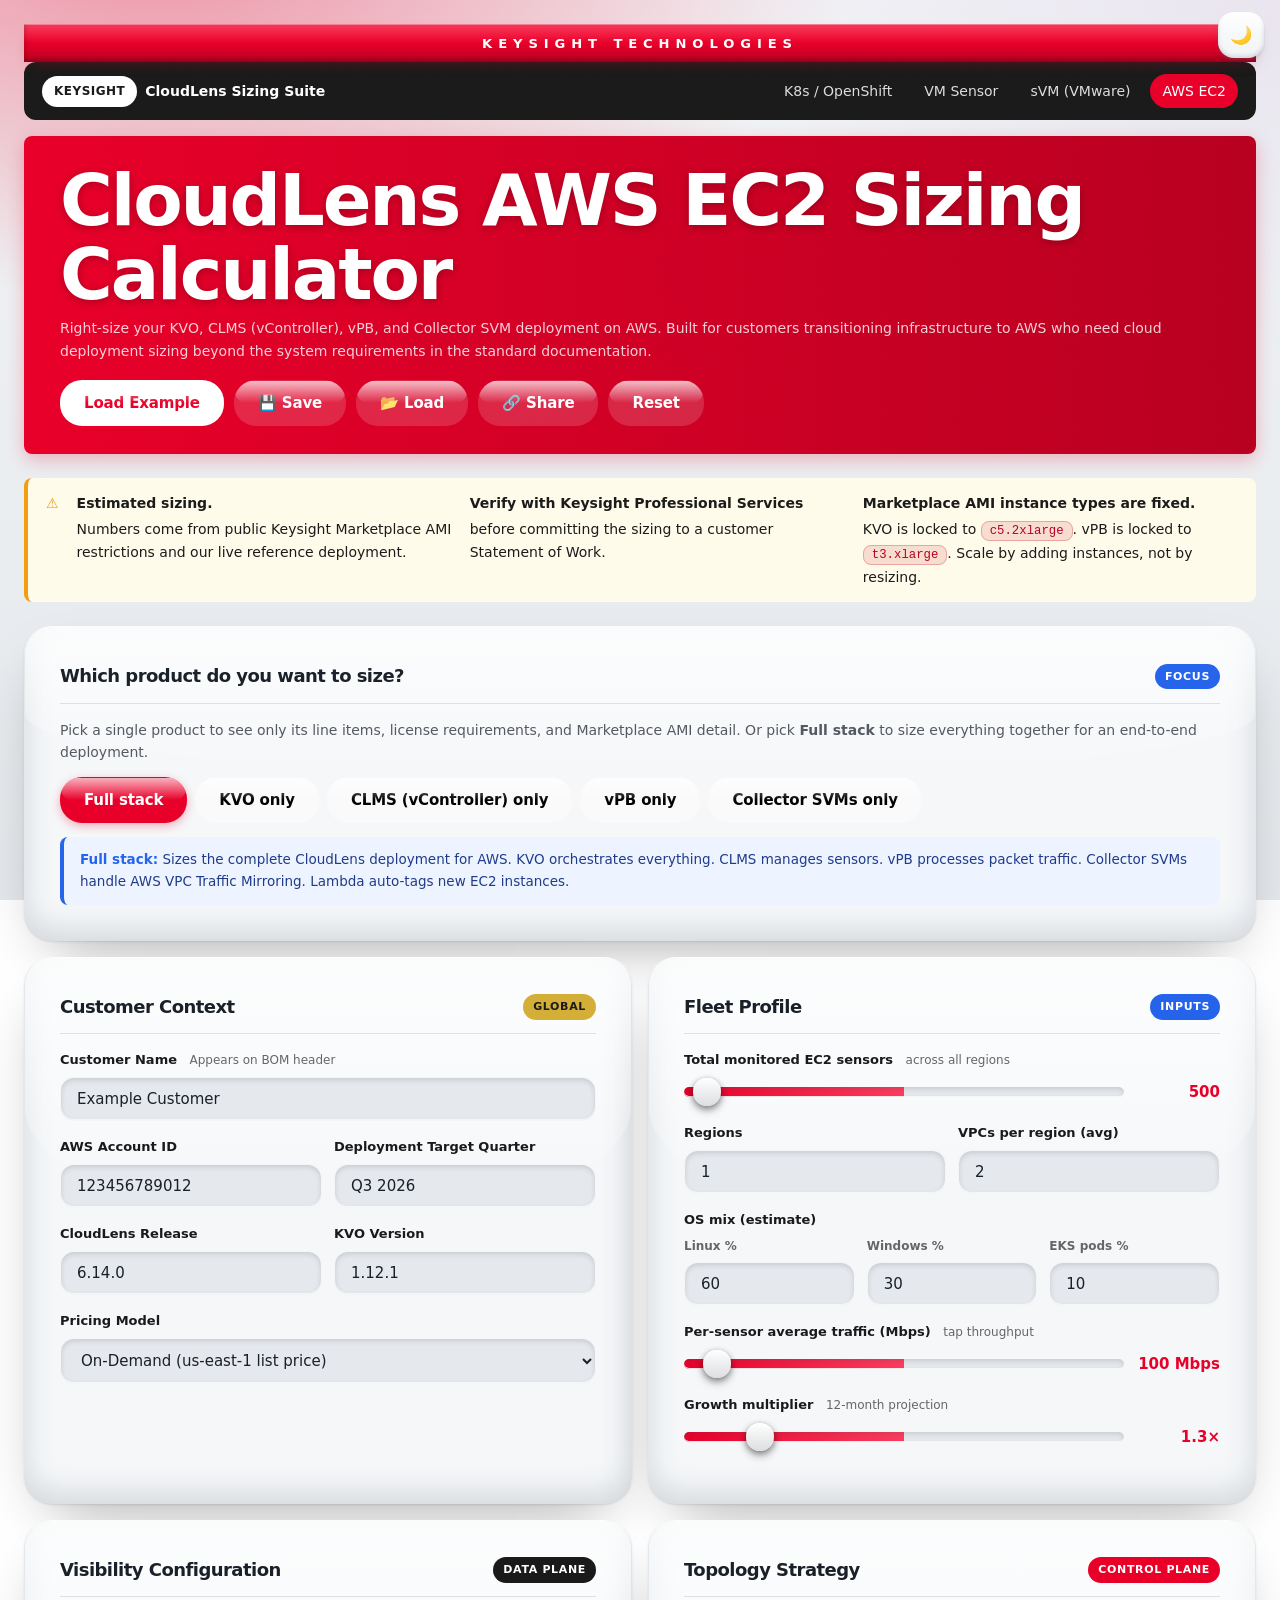
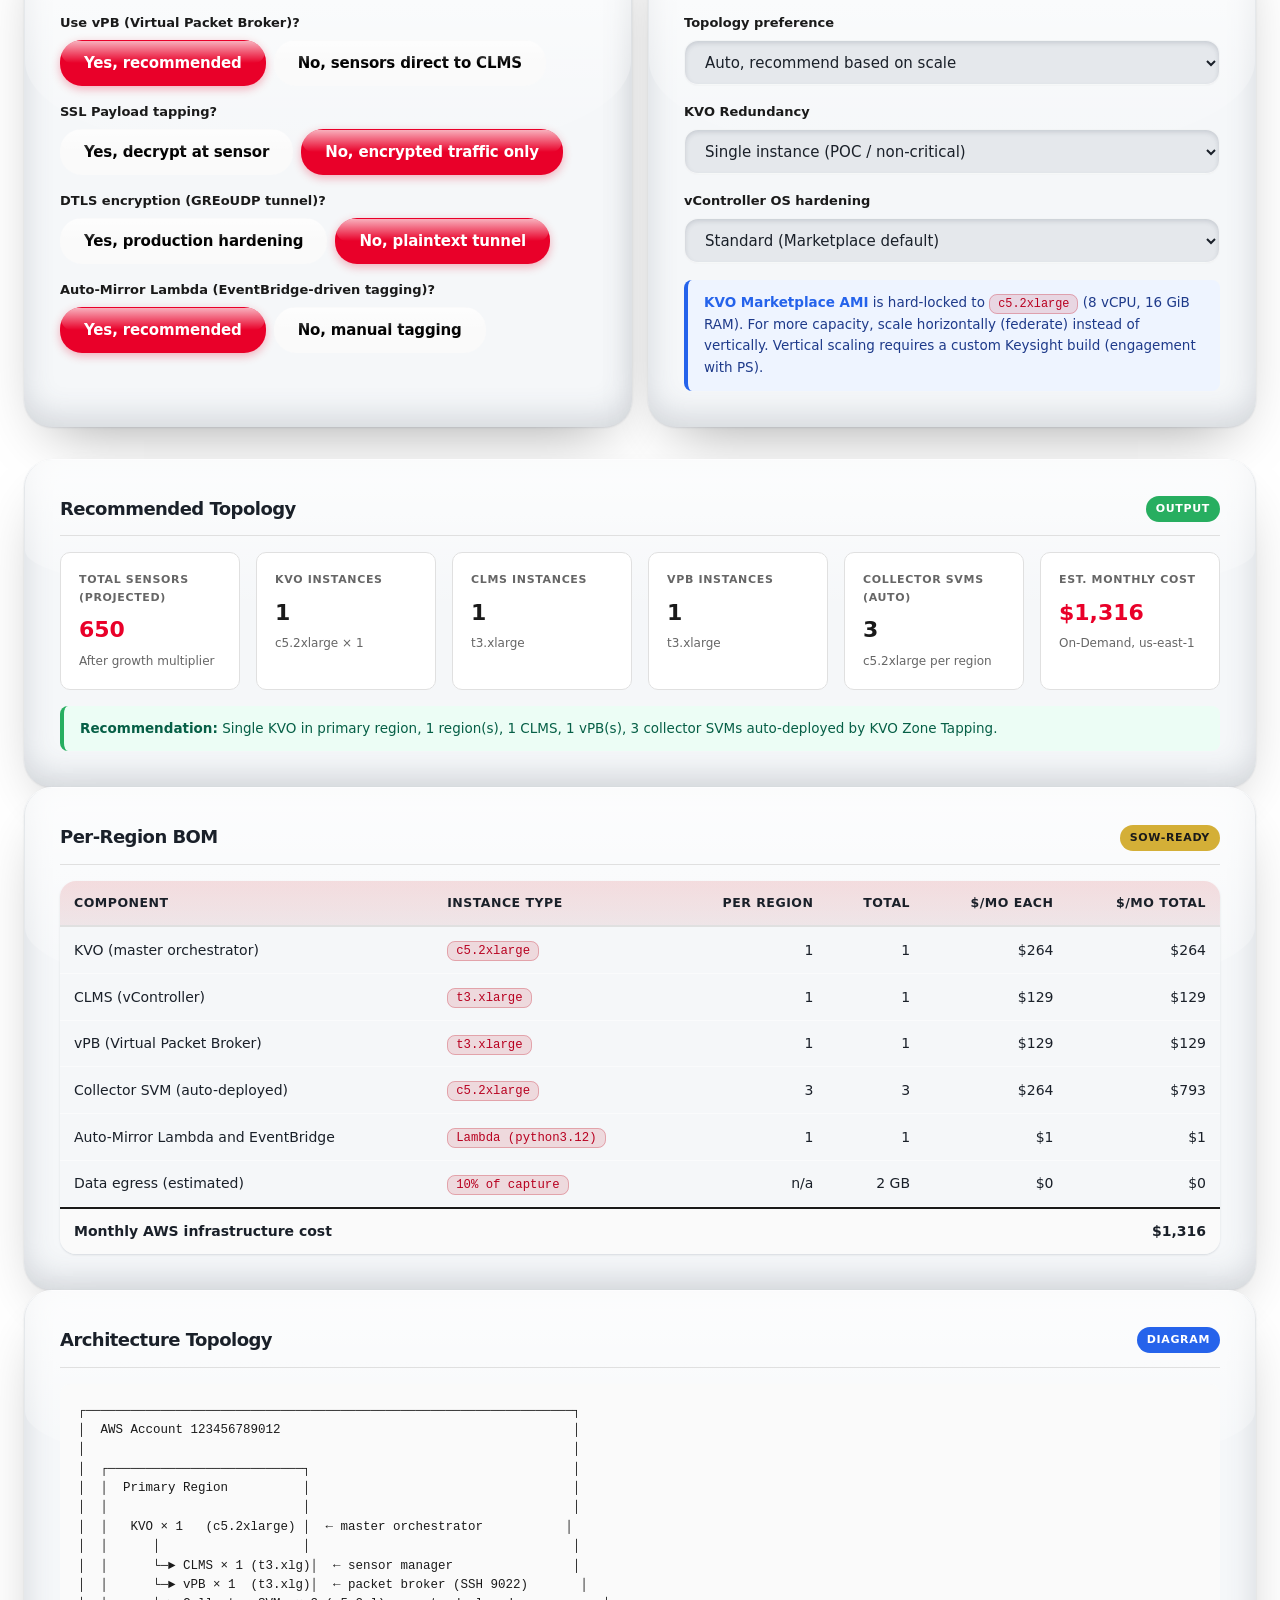
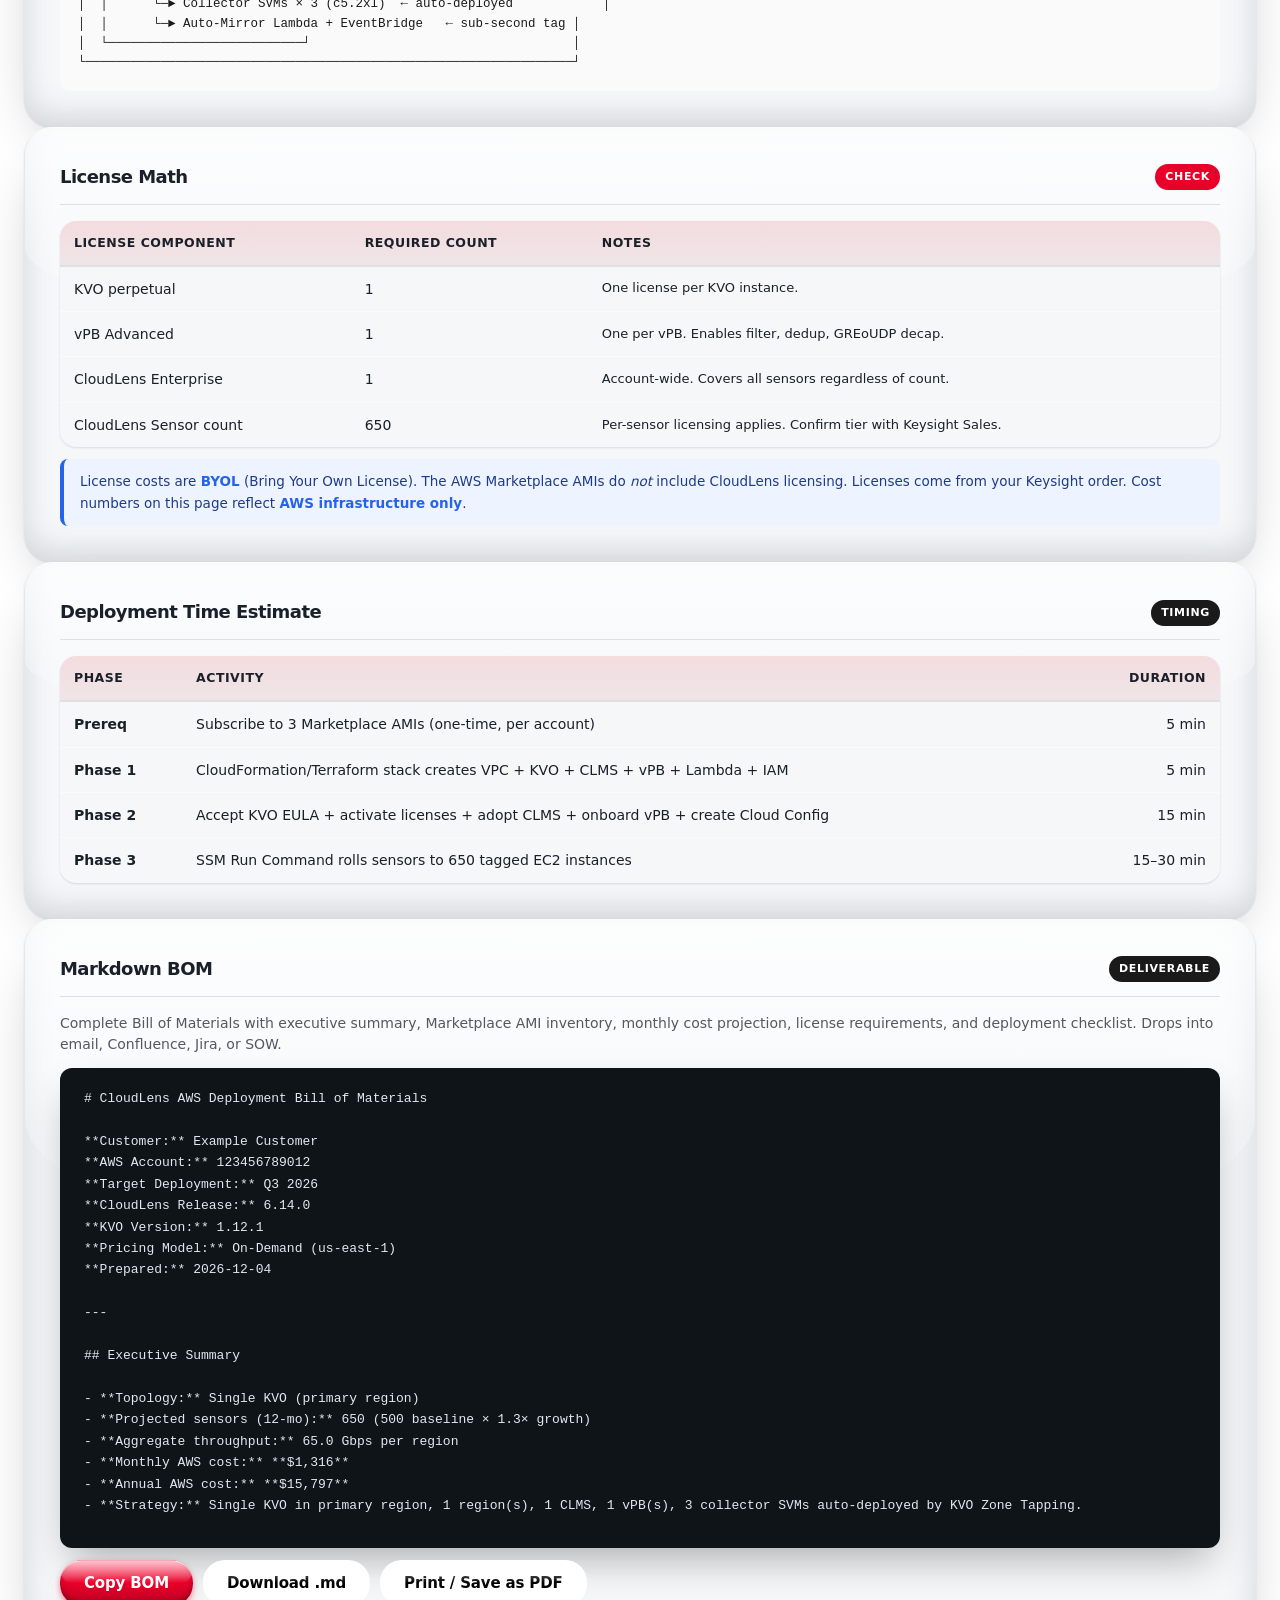
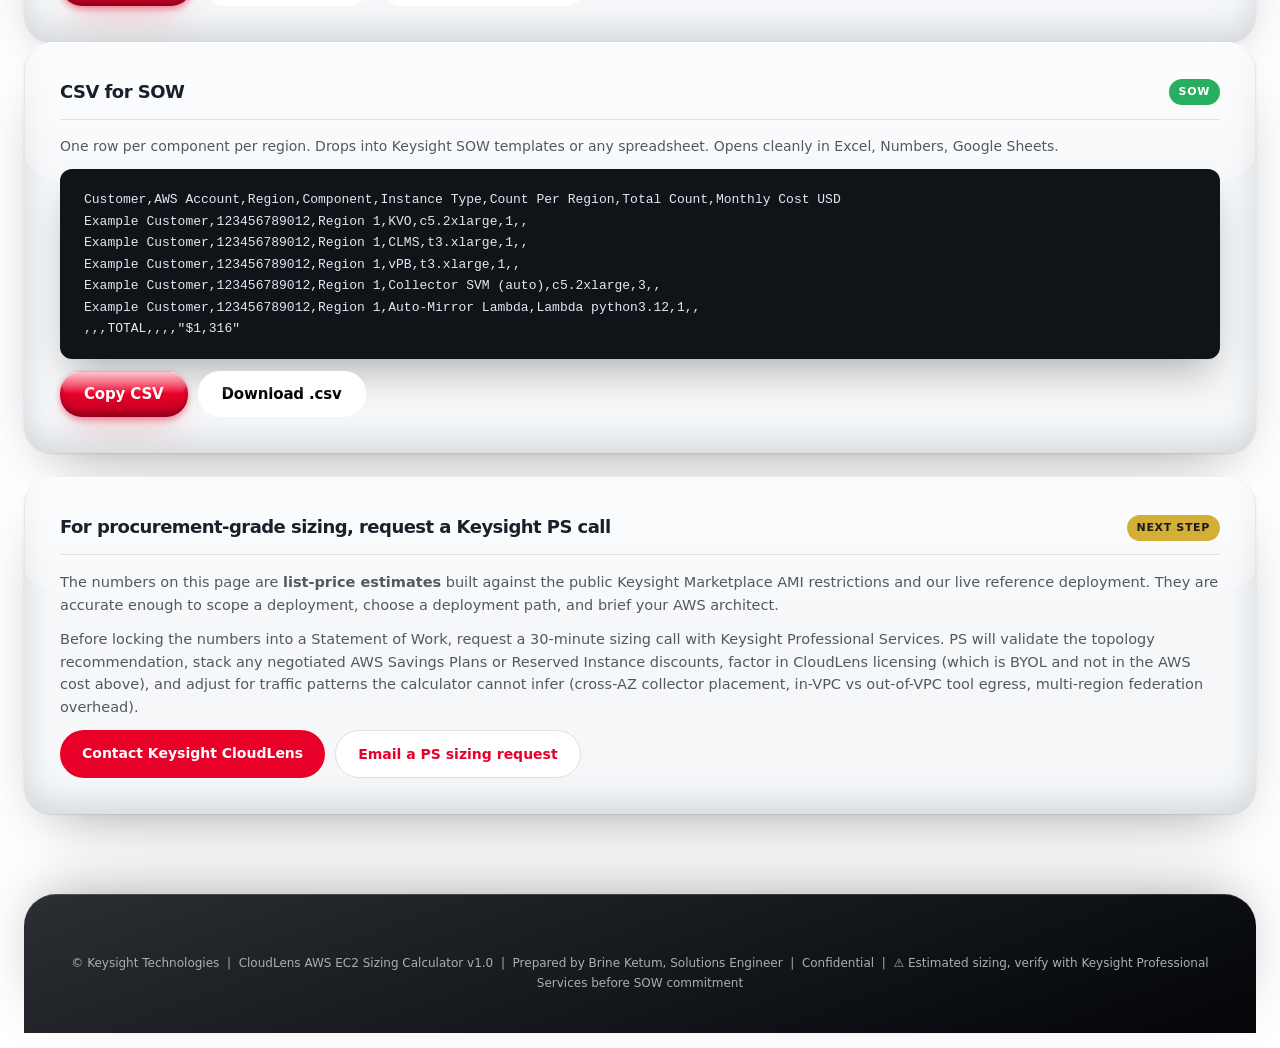
<file: aws/index.html>
<!DOCTYPE html>
<html lang="en" data-theme="light">
<head>
<meta charset="UTF-8">
<meta name="viewport" content="width=device-width, initial-scale=1.0, viewport-fit=cover">
<title>CloudLens AWS EC2 Sizing Calculator | Keysight</title>
<link rel="stylesheet" href="../glass-upgrade.css" />
<style>
  :root {
    --red: #E90029;
    --red-dark: #B80020;
    --dark: #1A1A1A;
    --gray: #666;
    --light-gray: #F5F5F5;
    --border: #E0E0E0;
    --green: #27AE60;
    --amber: #F39C12;
    --blue: #2563EB;
    --white: #FFFFFF;
    --gold: #D4AF37;
  }
  * { box-sizing: border-box; margin: 0; padding: 0; }
  html { font-size: 16px; }
  body {
    font-family: -apple-system, BlinkMacSystemFont, "Inter", "Segoe UI", Arial, sans-serif;
    background: #FAFAFA;
    color: var(--dark);
    line-height: 1.6;
    padding: 24px;
  }
  .container { max-width: 1280px; margin: 0 auto; }

  header {
    background: linear-gradient(90deg, var(--red), var(--red-dark));
    color: white;
    padding: 28px 36px;
    border-radius: 8px;
    margin-bottom: 24px;
    box-shadow: 0 6px 18px rgba(233,0,41,0.25);
  }
  header h1 { font-size: 26px; font-weight: 700; letter-spacing: -0.01em; }
  header .subtitle { font-size: 14px; opacity: .9; margin-top: 6px; }
  header .actions { display: flex; gap: 10px; flex-wrap: wrap; margin-top: 18px; }
  header .actions button {
    background: white; color: var(--red); padding: 10px 16px;
    border: none; border-radius: 999px; font-weight: 600; font-size: 14px;
    cursor: pointer; transition: all .2s;
  }
  header .actions button:hover { background: #FFEEF1; }
  header .actions button.secondary { background: rgba(255,255,255,0.15); color: white; }
  header .actions button.secondary:hover { background: rgba(255,255,255,0.25); }

  /* Top nav pills */
  .calc-switcher {
    display: flex; gap: 8px; flex-wrap: wrap; align-items: center;
    background: var(--dark); color: white;
    padding: 12px 18px; border-radius: 12px; margin-bottom: 16px;
    font-size: 14px;
  }
  .calc-switcher .label-pill {
    background: white; color: var(--dark);
    padding: 6px 12px; border-radius: 999px; font-weight: 700; font-size: 12px;
    letter-spacing: 0.04em; text-transform: uppercase;
  }
  .calc-switcher .product-name { font-weight: 600; margin-right: auto; }
  .calc-switcher a {
    color: rgba(255,255,255,0.85); text-decoration: none;
    padding: 6px 12px; border-radius: 999px; transition: all .2s;
  }
  .calc-switcher a:hover { background: rgba(255,255,255,0.1); color: white; }
  .calc-switcher a.active { background: var(--red); color: white; }

  /* Estimate banner */
  .estimate {
    background: #FFFBEA; border-left: 4px solid var(--amber);
    padding: 14px 18px; border-radius: 8px; margin-bottom: 24px;
    display: grid; grid-template-columns: auto 1fr 1fr 1fr; gap: 18px;
    font-size: 14px; color: var(--dark);
  }
  .estimate .warn-icon { color: var(--amber); font-weight: 700; }
  .estimate strong { display: block; margin-bottom: 4px; }

  /* Cards */
  .grid-2 { display: grid; grid-template-columns: 1fr 1fr; gap: 16px; margin-bottom: 16px; }
  .grid-1 { display: grid; grid-template-columns: 1fr; gap: 16px; margin-bottom: 16px; }
  @media (max-width: 900px) { .grid-2 { grid-template-columns: 1fr; } }
  .card {
    background: white;
    border-radius: 12px;
    padding: 22px 24px;
    box-shadow: 0 1px 3px rgba(0,0,0,0.04), 0 8px 24px rgba(0,0,0,0.06);
  }
  .card-head {
    display: flex; align-items: center; justify-content: space-between; gap: 12px;
    margin-bottom: 16px; padding-bottom: 12px; border-bottom: 1px solid var(--border);
  }
  .card-head h2 { font-size: 18px; font-weight: 700; letter-spacing: -0.01em; }
  .badge {
    background: var(--red); color: white; padding: 4px 10px; border-radius: 999px;
    font-size: 11px; font-weight: 700; letter-spacing: 0.06em;
  }
  .badge.blue { background: var(--blue); }
  .badge.green { background: var(--green); }
  .badge.gold { background: var(--gold); color: var(--dark); }
  .badge.dark { background: var(--dark); }

  /* Form fields */
  .field { margin-bottom: 16px; }
  .field label {
    display: block; font-size: 13px; font-weight: 600; color: var(--dark);
    margin-bottom: 6px;
  }
  .field label .hint { font-weight: 400; color: var(--gray); margin-left: 8px; font-size: 12px; }
  .field input, .field select, .field textarea {
    width: 100%; padding: 9px 12px; border: 1px solid var(--border);
    border-radius: 8px; font-size: 14px; font-family: inherit;
    background: #FAFAFA;
    transition: border-color .15s, box-shadow .15s;
  }
  .field input:focus, .field select:focus, .field textarea:focus {
    outline: none; border-color: var(--red); background: white;
    box-shadow: 0 0 0 3px rgba(233,0,41,0.10);
  }
  .field-row { display: grid; grid-template-columns: 1fr 1fr; gap: 12px; }
  .field-row-3 { display: grid; grid-template-columns: 1fr 1fr 1fr; gap: 12px; }

  /* Range slider with readout */
  .slider-wrap { display: flex; gap: 12px; align-items: center; }
  .slider-wrap input[type="range"] { flex: 1; }
  .slider-wrap .readout {
    min-width: 84px; text-align: right; font-weight: 700; font-size: 15px;
    color: var(--red);
  }

  /* Toggle pills */
  .toggle-row {
    display: flex; gap: 8px; flex-wrap: wrap;
  }
  .toggle-pill {
    padding: 8px 14px; border: 1px solid var(--border);
    border-radius: 999px; background: #FAFAFA; cursor: pointer;
    font-size: 13px; font-weight: 600; transition: all .2s;
  }
  .toggle-pill.on {
    background: var(--red); color: white; border-color: var(--red);
    box-shadow: 0 3px 10px rgba(233,0,41,0.30);
  }

  /* Info callout */
  .callout {
    background: #EEF4FF; border-left: 4px solid var(--blue);
    padding: 12px 16px; border-radius: 8px; font-size: 13.5px;
    margin-top: 12px; color: #1E3A8A;
  }
  .callout strong { color: var(--blue); }

  .callout.warn { background: #FFFBEA; border-color: var(--amber); color: #92400E; }
  .callout.warn strong { color: #92400E; }
  .callout.success { background: #ECFDF5; border-color: var(--green); color: #065F46; }
  .callout.success strong { color: #065F46; }

  /* Output tables */
  table {
    width: 100%; border-collapse: separate; border-spacing: 0;
    font-size: 14px; margin-top: 4px;
  }
  table thead {
    background: linear-gradient(180deg, #FAFAFA, #F1F3F5);
  }
  table th {
    text-align: left; padding: 10px 12px; font-weight: 700;
    border-bottom: 2px solid var(--border); font-size: 12.5px;
    letter-spacing: 0.04em; text-transform: uppercase; color: var(--dark);
  }
  table td {
    padding: 11px 12px; border-bottom: 1px solid var(--border); color: var(--dark);
  }
  table tr:last-child td { border-bottom: none; }
  table tr.total td {
    background: #FAFAFA; font-weight: 700;
    border-top: 2px solid var(--dark);
  }
  table .num { text-align: right; font-variant-numeric: tabular-nums; }

  code, .mono {
    font-family: "SF Mono", "JetBrains Mono", Menlo, Consolas, monospace;
    font-size: 13px; background: #F1F3F5; padding: 2px 6px; border-radius: 4px;
    color: var(--red-dark);
  }

  /* Output BOM block */
  .bom-output {
    background: #0F1419; color: #E2E8F0; padding: 20px 24px;
    border-radius: 12px; font-family: "SF Mono", Menlo, monospace; font-size: 13px;
    line-height: 1.65; max-height: 480px; overflow-y: auto; overflow-x: auto;
    white-space: pre; box-shadow: 0 20px 40px -10px rgba(0,0,0,0.3);
  }
  .copy-btn-row { display: flex; gap: 10px; flex-wrap: wrap; margin-top: 12px; }
  .copy-btn-row button {
    padding: 10px 18px; border: 1px solid var(--border); background: white;
    border-radius: 999px; cursor: pointer; font-weight: 600; font-size: 13px;
    transition: all .2s;
  }
  .copy-btn-row button.primary { background: var(--red); color: white; border-color: var(--red); }
  .copy-btn-row button.primary:hover { background: var(--red-dark); }
  .copy-btn-row button:hover { background: #FAFAFA; }

  /* Big result number */
  .big-num {
    font-size: 36px; font-weight: 800; letter-spacing: -0.02em;
    color: var(--red); font-variant-numeric: tabular-nums; line-height: 1.1;
  }
  .big-num small { font-size: 14px; font-weight: 600; color: var(--gray); display: block; margin-top: 4px; letter-spacing: 0.04em; text-transform: uppercase; }

  .summary-grid {
    display: grid; grid-template-columns: repeat(auto-fit, minmax(180px, 1fr)); gap: 16px;
    margin-bottom: 16px;
  }
  .summary-cell {
    background: white; border: 1px solid var(--border); border-radius: 10px;
    padding: 18px;
  }
  .summary-cell .label {
    font-size: 11px; font-weight: 700; letter-spacing: 0.06em;
    color: var(--gray); text-transform: uppercase; margin-bottom: 6px;
  }
  .summary-cell .value {
    font-size: 22px; font-weight: 800; color: var(--dark);
  }
  .summary-cell .sub { font-size: 12px; color: var(--gray); margin-top: 4px; }
  .summary-cell.accent .value { color: var(--red); }

  /* Topology diagram (text-based) */
  .topology {
    background: #FAFAFA; border-radius: 10px; padding: 18px;
    font-family: "SF Mono", Menlo, monospace; font-size: 12.5px;
    line-height: 1.55; white-space: pre; overflow-x: auto; color: var(--dark);
  }

  /* Toast */
  #toast {
    position: fixed; bottom: 24px; left: 50%; transform: translateX(-50%);
    background: var(--dark); color: white; padding: 12px 20px;
    border-radius: 999px; font-size: 14px; font-weight: 600;
    box-shadow: 0 10px 24px rgba(0,0,0,0.3); opacity: 0; pointer-events: none;
    transition: all .3s; z-index: 9999;
  }
  #toast.show { opacity: 1; transform: translateX(-50%) translateY(-4px); }

  /* Footer note */
  footer.calc-foot {
    text-align: center; padding: 28px 24px; margin-top: 32px;
    color: rgba(255,255,255,0.65); font-size: 12px;
    background: var(--dark); border-radius: 16px;
  }
</style>
</head>
<body>

<!-- Full-width Keysight banner -->
<a href="https://www.keysight.com" target="_blank" rel="noopener" class="ks-top-banner" aria-label="Keysight Technologies">
  KEYSIGHT TECHNOLOGIES
</a>
<button type="button" class="theme-toggle-fab" id="ks-theme-toggle" aria-label="Toggle dark mode" title="Toggle dark mode">🌙</button>

<div class="container">

  <!-- Cross-calc nav -->
  <nav class="calc-switcher">
    <span class="label-pill">KEYSIGHT</span>
    <span class="product-name">CloudLens Sizing Suite</span>
    <a href="../">K8s / OpenShift</a>
    <a href="../vm/">VM Sensor</a>
    <a href="../svm/">sVM (VMware)</a>
    <a href="./" class="active">AWS EC2</a>
  </nav>

  <header>
    <h1>CloudLens AWS EC2 Sizing Calculator</h1>
    <div class="subtitle">Right-size your KVO, CLMS (vController), vPB, and Collector SVM deployment on AWS. Built for customers transitioning infrastructure to AWS who need cloud deployment sizing beyond the system requirements in the standard documentation.</div>
    <div class="actions">
      <button class="example-btn" id="loadExampleBtn" type="button">Load Example</button>
      <button class="secondary" id="saveBtn" type="button">💾 Save</button>
      <button class="secondary" id="loadBtn" type="button">📂 Load</button>
      <button class="secondary" id="shareBtn" type="button">🔗 Share</button>
      <button class="secondary" id="resetBtn" type="button">Reset</button>
    </div>
  </header>

  <div class="estimate">
    <span class="warn-icon">⚠</span>
    <div><strong>Estimated sizing.</strong>Numbers come from public Keysight Marketplace AMI restrictions and our live reference deployment.</div>
    <div><strong>Verify with Keysight Professional Services</strong>before committing the sizing to a customer Statement of Work.</div>
    <div><strong>Marketplace AMI instance types are fixed.</strong>KVO is locked to <code>c5.2xlarge</code>. vPB is locked to <code>t3.xlarge</code>. Scale by adding instances, not by resizing.</div>
  </div>

  <!-- Product Focus selector -->
  <div class="card" id="focusCard" style="margin-bottom: 16px;">
    <div class="card-head">
      <h2>Which product do you want to size?</h2>
      <span class="badge blue">FOCUS</span>
    </div>
    <p style="font-size: 14px; color: var(--gray); margin-bottom: 14px;">Pick a single product to see only its line items, license requirements, and Marketplace AMI detail. Or pick <strong>Full stack</strong> to size everything together for an end-to-end deployment.</p>
    <div class="toggle-row" id="focusPills">
      <button type="button" class="toggle-pill on" data-focus="all">Full stack</button>
      <button type="button" class="toggle-pill" data-focus="kvo">KVO only</button>
      <button type="button" class="toggle-pill" data-focus="clms">CLMS (vController) only</button>
      <button type="button" class="toggle-pill" data-focus="vpb">vPB only</button>
      <button type="button" class="toggle-pill" data-focus="collectors">Collector SVMs only</button>
    </div>
    <div id="focusDescription" class="callout" style="margin-top: 14px;">
      <strong>Full stack:</strong> Sizes the complete CloudLens deployment for AWS. KVO orchestrates everything. CLMS manages sensors. vPB processes packet traffic. Collector SVMs handle AWS VPC Traffic Mirroring. Lambda auto-tags new EC2 instances.
    </div>
  </div>

  <!-- 1. Customer Context -->
  <div class="grid-2">
    <div class="card">
      <div class="card-head">
        <h2>Customer Context</h2>
        <span class="badge gold">GLOBAL</span>
      </div>
      <div class="field">
        <label>Customer Name <span class="hint">Appears on BOM header</span></label>
        <input type="text" id="customerName" value="Example Customer" />
      </div>
      <div class="field-row">
        <div class="field">
          <label>AWS Account ID</label>
          <input type="text" id="awsAccountId" value="123456789012" />
        </div>
        <div class="field">
          <label>Deployment Target Quarter</label>
          <input type="text" id="targetQuarter" value="Q3 2026" />
        </div>
      </div>
      <div class="field-row">
        <div class="field">
          <label>CloudLens Release</label>
          <input type="text" id="cloudlensRelease" value="6.14.0" />
        </div>
        <div class="field">
          <label>KVO Version</label>
          <input type="text" id="kvoVersion" value="1.12.1" />
        </div>
      </div>
      <div class="field">
        <label>Pricing Model</label>
        <select id="pricingModel">
          <option value="on-demand">On-Demand (us-east-1 list price)</option>
          <option value="ri-1yr">Reserved 1-yr Standard (~37% off)</option>
          <option value="ri-3yr">Reserved 3-yr Standard (~60% off)</option>
        </select>
      </div>
    </div>

    <div class="card">
      <div class="card-head">
        <h2>Fleet Profile</h2>
        <span class="badge blue">INPUTS</span>
      </div>
      <div class="field">
        <label>Total monitored EC2 sensors <span class="hint">across all regions</span></label>
        <div class="slider-wrap">
          <input type="range" id="totalSensors" min="50" max="20000" step="50" value="500" />
          <div class="readout"><span id="totalSensors_out">500</span></div>
        </div>
      </div>
      <div class="field-row">
        <div class="field">
          <label>Regions</label>
          <input type="number" id="regionCount" value="1" min="1" max="20" />
        </div>
        <div class="field">
          <label>VPCs per region (avg)</label>
          <input type="number" id="vpcsPerRegion" value="2" min="1" max="50" />
        </div>
      </div>
      <div class="field">
        <label>OS mix (estimate)</label>
        <div class="field-row-3">
          <div class="field" style="margin-bottom:0;">
            <label style="font-size:12px;color:var(--gray);">Linux %</label>
            <input type="number" id="osLinuxPct" value="60" min="0" max="100" />
          </div>
          <div class="field" style="margin-bottom:0;">
            <label style="font-size:12px;color:var(--gray);">Windows %</label>
            <input type="number" id="osWindowsPct" value="30" min="0" max="100" />
          </div>
          <div class="field" style="margin-bottom:0;">
            <label style="font-size:12px;color:var(--gray);">EKS pods %</label>
            <input type="number" id="osEksPct" value="10" min="0" max="100" />
          </div>
        </div>
      </div>
      <div class="field">
        <label>Per-sensor average traffic (Mbps) <span class="hint">tap throughput</span></label>
        <div class="slider-wrap">
          <input type="range" id="mbpsPerSensor" min="10" max="2000" step="10" value="100" />
          <div class="readout"><span id="mbpsPerSensor_out">100</span> Mbps</div>
        </div>
      </div>
      <div class="field">
        <label>Growth multiplier <span class="hint">12-month projection</span></label>
        <div class="slider-wrap">
          <input type="range" id="growthMult" min="1" max="3" step="0.1" value="1.3" />
          <div class="readout"><span id="growthMult_out">1.3</span>×</div>
        </div>
      </div>
    </div>
  </div>

  <!-- 2. Visibility Config + Topology -->
  <div class="grid-2">
    <div class="card">
      <div class="card-head">
        <h2>Visibility Configuration</h2>
        <span class="badge dark">DATA PLANE</span>
      </div>
      <div class="field">
        <label>Use vPB (Virtual Packet Broker)?</label>
        <div class="toggle-row">
          <button type="button" class="toggle-pill on" data-toggle="vpbEnabled" data-value="true">Yes, recommended</button>
          <button type="button" class="toggle-pill" data-toggle="vpbEnabled" data-value="false">No, sensors direct to CLMS</button>
        </div>
      </div>
      <div class="field">
        <label>SSL Payload tapping?</label>
        <div class="toggle-row">
          <button type="button" class="toggle-pill" data-toggle="sslPayload" data-value="true">Yes, decrypt at sensor</button>
          <button type="button" class="toggle-pill on" data-toggle="sslPayload" data-value="false">No, encrypted traffic only</button>
        </div>
      </div>
      <div class="field">
        <label>DTLS encryption (GREoUDP tunnel)?</label>
        <div class="toggle-row">
          <button type="button" class="toggle-pill" data-toggle="dtlsEnabled" data-value="true">Yes, production hardening</button>
          <button type="button" class="toggle-pill on" data-toggle="dtlsEnabled" data-value="false">No, plaintext tunnel</button>
        </div>
      </div>
      <div class="field">
        <label>Auto-Mirror Lambda (EventBridge-driven tagging)?</label>
        <div class="toggle-row">
          <button type="button" class="toggle-pill on" data-toggle="autoMirror" data-value="true">Yes, recommended</button>
          <button type="button" class="toggle-pill" data-toggle="autoMirror" data-value="false">No, manual tagging</button>
        </div>
      </div>
    </div>

    <div class="card">
      <div class="card-head">
        <h2>Topology Strategy</h2>
        <span class="badge">CONTROL PLANE</span>
      </div>
      <div class="field">
        <label>Topology preference</label>
        <select id="topologyPref">
          <option value="auto">Auto, recommend based on scale</option>
          <option value="single">Force single-KVO (one region acts as central)</option>
          <option value="federated">Force federated (one KVO per region)</option>
        </select>
      </div>
      <div class="field">
        <label>KVO Redundancy</label>
        <select id="redundancy">
          <option value="single">Single instance (POC / non-critical)</option>
          <option value="active-standby">Active/Standby (production)</option>
        </select>
      </div>
      <div class="field">
        <label>vController OS hardening</label>
        <select id="hardening">
          <option value="standard">Standard (Marketplace default)</option>
          <option value="cis">CIS Level 1 (custom AMI)</option>
        </select>
      </div>
      <div class="callout"><strong>KVO Marketplace AMI</strong> is hard-locked to <code>c5.2xlarge</code> (8 vCPU, 16 GiB RAM). For more capacity, scale horizontally (federate) instead of vertically. Vertical scaling requires a custom Keysight build (engagement with PS).</div>
    </div>
  </div>

  <!-- Validation -->
  <div class="grid-1">
    <div id="validation" class="card" style="display:none;">
      <div class="card-head"><h2>Validation</h2><span class="badge dark">CHECK</span></div>
      <div id="validationBody"></div>
    </div>
  </div>

  <!-- 3. RESULTS: Summary -->
  <div class="card">
    <div class="card-head">
      <h2>Recommended Topology</h2>
      <span class="badge green">OUTPUT</span>
    </div>
    <div class="summary-grid">
      <div class="summary-cell accent">
        <div class="label">Total Sensors (Projected)</div>
        <div class="value"><span id="rec_sensors">650</span></div>
        <div class="sub">After growth multiplier</div>
      </div>
      <div class="summary-cell">
        <div class="label">KVO Instances</div>
        <div class="value"><span id="rec_kvos">1</span></div>
        <div class="sub"><span id="rec_kvo_type">c5.2xlarge</span></div>
      </div>
      <div class="summary-cell">
        <div class="label">CLMS Instances</div>
        <div class="value"><span id="rec_clms">1</span></div>
        <div class="sub">t3.xlarge</div>
      </div>
      <div class="summary-cell">
        <div class="label">vPB Instances</div>
        <div class="value"><span id="rec_vpbs">1</span></div>
        <div class="sub">t3.xlarge</div>
      </div>
      <div class="summary-cell">
        <div class="label">Collector SVMs (auto)</div>
        <div class="value"><span id="rec_collectors">2</span></div>
        <div class="sub">c5.2xlarge per region</div>
      </div>
      <div class="summary-cell accent">
        <div class="label">Est. Monthly Cost</div>
        <div class="value">$<span id="rec_monthly_cost">740</span></div>
        <div class="sub" id="rec_pricing_basis">On-Demand, us-east-1</div>
      </div>
    </div>

    <div id="rec_callout" class="callout success">
      <strong>Recommendation:</strong> <span id="rec_strategy">Single KVO in primary region. CLMS adopted on private IP. Sensors deployed via SSM Run Command.</span>
    </div>
  </div>

  <!-- 4. Per-region BOM -->
  <div class="card">
    <div class="card-head">
      <h2>Per-Region BOM</h2>
      <span class="badge gold">SOW-READY</span>
    </div>
    <table id="bomTable">
      <thead>
        <tr>
          <th>Component</th>
          <th>Instance Type</th>
          <th class="num">Per Region</th>
          <th class="num">Total</th>
          <th class="num">$/mo each</th>
          <th class="num">$/mo total</th>
        </tr>
      </thead>
      <tbody id="bomBody"></tbody>
    </table>
  </div>

  <!-- 5. Architecture diagram -->
  <div class="card">
    <div class="card-head">
      <h2>Architecture Topology</h2>
      <span class="badge blue">DIAGRAM</span>
    </div>
    <div id="topology" class="topology">Loading...</div>
  </div>

  <!-- 6. License math -->
  <div class="card">
    <div class="card-head">
      <h2>License Math</h2>
      <span class="badge">CHECK</span>
    </div>
    <table>
      <thead>
        <tr><th>License Component</th><th>Required Count</th><th>Notes</th></tr>
      </thead>
      <tbody id="licenseBody"></tbody>
    </table>
    <div class="callout">License costs are <strong>BYOL</strong> (Bring Your Own License). The AWS Marketplace AMIs do <em>not</em> include CloudLens licensing. Licenses come from your Keysight order. Cost numbers on this page reflect <strong>AWS infrastructure only</strong>.</div>
  </div>

  <!-- 7. Deployment time -->
  <div class="card">
    <div class="card-head">
      <h2>Deployment Time Estimate</h2>
      <span class="badge dark">TIMING</span>
    </div>
    <table>
      <thead>
        <tr><th>Phase</th><th>Activity</th><th class="num">Duration</th></tr>
      </thead>
      <tbody id="timingBody"></tbody>
    </table>
  </div>

  <!-- 8. BOM exports -->
  <div class="card">
    <div class="card-head">
      <h2>Markdown BOM</h2>
      <span class="badge dark">DELIVERABLE</span>
    </div>
    <p style="font-size: 14px; color: var(--gray); margin-bottom: 12px;">Complete Bill of Materials with executive summary, Marketplace AMI inventory, monthly cost projection, license requirements, and deployment checklist. Drops into email, Confluence, Jira, or SOW.</p>
    <div class="bom-output" id="bomMarkdownOut">Loading...</div>
    <div class="copy-btn-row">
      <button class="primary" id="copyBomBtn">Copy BOM</button>
      <button id="downloadMdBtn">Download .md</button>
      <button id="printBomBtn">Print / Save as PDF</button>
    </div>
  </div>

  <div class="card">
    <div class="card-head">
      <h2>CSV for SOW</h2>
      <span class="badge green">SOW</span>
    </div>
    <p style="font-size: 14px; color: var(--gray); margin-bottom: 12px;">One row per component per region. Drops into Keysight SOW templates or any spreadsheet. Opens cleanly in Excel, Numbers, Google Sheets.</p>
    <div class="bom-output" id="csvOut">Loading...</div>
    <div class="copy-btn-row">
      <button class="primary" id="copyCsvBtn">Copy CSV</button>
      <button id="downloadCsvBtn">Download .csv</button>
    </div>
  </div>

  <!-- Procurement-grade callout (sits above footer) -->
  <div class="card" style="background: linear-gradient(135deg, #FFF8E1, #FFFBEA); border-left: 4px solid var(--amber); margin-top: 24px;">
    <div class="card-head">
      <h2 style="color: #92400E;">For procurement-grade sizing, request a Keysight PS call</h2>
      <span class="badge gold">NEXT STEP</span>
    </div>
    <p style="font-size: 14.5px; color: #5C3A07; line-height: 1.6; margin-bottom: 12px;">
      The numbers on this page are <strong>list-price estimates</strong> built against the public Keysight Marketplace AMI restrictions and our live reference deployment. They are accurate enough to scope a deployment, choose a deployment path, and brief your AWS architect.
    </p>
    <p style="font-size: 14.5px; color: #5C3A07; line-height: 1.6; margin-bottom: 12px;">
      Before locking the numbers into a Statement of Work, request a 30-minute sizing call with Keysight Professional Services. PS will validate the topology recommendation, stack any negotiated AWS Savings Plans or Reserved Instance discounts, factor in CloudLens licensing (which is BYOL and not in the AWS cost above), and adjust for traffic patterns the calculator cannot infer (cross-AZ collector placement, in-VPC vs out-of-VPC tool egress, multi-region federation overhead).
    </p>
    <div class="copy-btn-row">
      <a href="https://www.keysight.com/find/cloudlens" target="_blank" rel="noopener" class="primary" style="display: inline-block; padding: 12px 22px; border-radius: 999px; background: var(--red); color: white; text-decoration: none; font-weight: 700; font-size: 14px;">Contact Keysight CloudLens</a>
      <a href="mailto:?subject=Keysight%20CloudLens%20PS%20sizing%20call&body=Hi%2C%20I%27m%20transitioning%20infrastructure%20to%20AWS%20and%20need%20a%20procurement-grade%20sizing%20review%20for%20KVO%2C%20CLMS%2C%20and%20vPB.%20My%20draft%20sizing%20is%20here%3A%20https%3A%2F%2Fkeysight-tech.github.io%2Fcloudlens-sizing-calculator%2Faws%2F%20%E2%80%94%20can%20we%20set%2030%20minutes%20to%20validate%3F" style="display: inline-block; padding: 12px 22px; border-radius: 999px; background: white; color: var(--red); text-decoration: none; font-weight: 700; font-size: 14px; border: 1px solid var(--border);">Email a PS sizing request</a>
    </div>
  </div>

  <footer class="calc-foot">
    © Keysight Technologies &nbsp;|&nbsp; CloudLens AWS EC2 Sizing Calculator v1.0 &nbsp;|&nbsp; Prepared by Brine Ketum, Solutions Engineer &nbsp;|&nbsp; Confidential &nbsp;|&nbsp; ⚠ Estimated sizing, verify with Keysight Professional Services before SOW commitment
  </footer>
</div>

<div id="toast"></div>

<script>
// ============================================================================
//   CloudLens AWS EC2 Sizing Calculator
//   v1.0  ·  2026-06-09
// ============================================================================

function $(id) { return document.getElementById(id); }
function setText(id, txt) { var el = $(id); if (el) el.textContent = txt; }
function fmt(n) { return Number(n).toLocaleString("en-US"); }
function money(n) { return Number(n).toLocaleString("en-US", { maximumFractionDigits: 0 }); }

// ---------- AWS PRICING TABLE (us-east-1 on-demand, monthly @ 730 hrs) ----------
var AWS_PRICING = {
  // EC2 hourly (on-demand), multiplied by 730 hrs for monthly
  "c5.2xlarge":  { hourly: 0.34,  monthly: 248.20 },
  "t3.xlarge":   { hourly: 0.1664, monthly: 121.47 },
  "t3.medium":   { hourly: 0.0416, monthly: 30.37 },
  "c5.4xlarge":  { hourly: 0.68,  monthly: 496.40 },
  // Storage (GP3, $0.08/GB-month)
  "ebs-200gb":   { hourly: 0,     monthly: 16.00 },
  "ebs-100gb":   { hourly: 0,     monthly: 8.00 },
  // Lambda + EventBridge, essentially $0 at moderate scale
  "lambda-mirror": { hourly: 0, monthly: 0.5 },
  // Bandwidth: $0.09/GB egress (only counted when SVMs egress to non-VPC tools)
  "bandwidth-per-gb": 0.09
};
var DISCOUNT = { "on-demand": 1.0, "ri-1yr": 0.63, "ri-3yr": 0.40 };

// ---------- CONFIG STATE ----------
var state = {
  vpbEnabled: true,
  sslPayload: false,
  dtlsEnabled: false,
  autoMirror: true
};

// ---------- READ INPUTS ----------
function readInputs() {
  return {
    customerName:    $("customerName").value || "Example Customer",
    awsAccountId:    $("awsAccountId").value || "123456789012",
    targetQuarter:   $("targetQuarter").value || "Q3 2026",
    cloudlensRelease: $("cloudlensRelease").value || "6.14.0",
    kvoVersion:      $("kvoVersion").value || "1.12.1",
    pricingModel:    $("pricingModel").value,
    totalSensors:    parseInt($("totalSensors").value || "500"),
    regionCount:     parseInt($("regionCount").value || "1"),
    vpcsPerRegion:   parseInt($("vpcsPerRegion").value || "2"),
    osLinuxPct:      parseInt($("osLinuxPct").value || "60"),
    osWindowsPct:    parseInt($("osWindowsPct").value || "30"),
    osEksPct:        parseInt($("osEksPct").value || "10"),
    mbpsPerSensor:   parseInt($("mbpsPerSensor").value || "100"),
    growthMult:      parseFloat($("growthMult").value || "1.3"),
    topologyPref:    $("topologyPref").value,
    redundancy:      $("redundancy").value,
    hardening:       $("hardening").value,
    vpbEnabled:      state.vpbEnabled,
    sslPayload:      state.sslPayload,
    dtlsEnabled:     state.dtlsEnabled,
    autoMirror:      state.autoMirror
  };
}

// ---------- CORE SIZING ALGORITHM ----------
function calculate() {
  var I = readInputs();

  // Projected sensor count
  var sensorsRaw = I.totalSensors;
  var sensorsProjected = Math.ceil(sensorsRaw * I.growthMult);
  var sensorsPerRegion = Math.ceil(sensorsProjected / I.regionCount);

  // KVO topology decision:
  //   Single KVO supports up to ~5,000 sensors safely (per Keysight + field data)
  //   Above that → federate (one KVO per region)
  var SINGLE_KVO_LIMIT = 5000;
  var topology;
  if (I.topologyPref === "single") {
    topology = "single";
  } else if (I.topologyPref === "federated") {
    topology = "federated";
  } else {
    // auto
    topology = (sensorsProjected > SINGLE_KVO_LIMIT || I.regionCount > 2) ? "federated" : "single";
  }

  var kvoCount = (topology === "single") ? 1 : I.regionCount;
  if (I.redundancy === "active-standby") kvoCount = kvoCount * 2;

  // CLMS: one per region (CLMS is regional)
  var clmsCount = I.regionCount;
  if (I.redundancy === "active-standby") clmsCount = clmsCount * 2;

  // vPB: one per region if enabled
  var vpbCount = I.vpbEnabled ? I.regionCount : 0;
  if (I.vpbEnabled && I.redundancy === "active-standby") vpbCount = vpbCount * 2;

  // Collector SVMs (auto-deployed by KVO Zone Tapping)
  //   Rule of thumb: 1 collector per ~500 sensor mirror sessions per region
  //   Plus AWS hard limit of 10 mirror sessions per ENI ⇒ ~50 sensors per collector ENI
  //   We allocate generously: 1 collector / 250 sensors / region (min 1, max scales)
  var collectorsPerRegion = Math.max(1, Math.ceil(sensorsPerRegion / 250));
  // Cap at 10 collectors per region (KVO limit-ish; engage PS above this)
  collectorsPerRegion = Math.min(collectorsPerRegion, 10);
  var totalCollectors = collectorsPerRegion * I.regionCount;

  // Aggregate sensor throughput per region (for vPB sizing flag)
  var gbpsPerRegion = (sensorsPerRegion * I.mbpsPerSensor) / 1000;

  // Lambda: 1 deployment per region if autoMirror enabled
  var lambdaCount = I.autoMirror ? I.regionCount : 0;

  // ---------- COST CALCULATION ----------
  var discount = DISCOUNT[I.pricingModel] || 1.0;

  // Per-component monthly cost
  var costKvo       = kvoCount       * AWS_PRICING["c5.2xlarge"].monthly  * discount + kvoCount * AWS_PRICING["ebs-200gb"].monthly;
  var costClms      = clmsCount      * AWS_PRICING["t3.xlarge"].monthly   * discount + clmsCount * AWS_PRICING["ebs-100gb"].monthly;
  var costVpb       = vpbCount       * AWS_PRICING["t3.xlarge"].monthly   * discount + vpbCount * AWS_PRICING["ebs-100gb"].monthly;
  var costCollectors = totalCollectors * AWS_PRICING["c5.2xlarge"].monthly * discount + totalCollectors * AWS_PRICING["ebs-200gb"].monthly;
  var costLambda    = lambdaCount    * AWS_PRICING["lambda-mirror"].monthly;
  var bandwidthGB   = Math.ceil(sensorsProjected * I.mbpsPerSensor * 3600 * 24 * 30 / 8 / 1024 / 1024 / 1024 * 0.10); // 10% egress assumption
  var costBandwidth = bandwidthGB * AWS_PRICING["bandwidth-per-gb"];
  var costTotal = costKvo + costClms + costVpb + costCollectors + costLambda + costBandwidth;

  // ---------- POPULATE SUMMARY ----------
  setText("rec_sensors", fmt(sensorsProjected));
  setText("rec_kvos", kvoCount);
  setText("rec_kvo_type", "c5.2xlarge × " + kvoCount);
  setText("rec_clms", clmsCount);
  setText("rec_vpbs", I.vpbEnabled ? vpbCount : "0 (skipped)");
  setText("rec_collectors", totalCollectors);
  setText("rec_monthly_cost", money(costTotal));
  setText("rec_pricing_basis",
    (I.pricingModel === "on-demand" ? "On-Demand" :
     I.pricingModel === "ri-1yr"   ? "1-yr Reserved" : "3-yr Reserved") + ", us-east-1");

  // Strategy recommendation copy
  var strategy = "";
  if (topology === "single") {
    strategy = "Single KVO in primary region, " +
      (I.redundancy === "active-standby" ? "Active/Standby pair, " : "") +
      I.regionCount + " region(s), " + clmsCount + " CLMS, " +
      (I.vpbEnabled ? vpbCount + " vPB(s), " : "no vPB, ") +
      totalCollectors + " collector SVMs auto-deployed by KVO Zone Tapping.";
  } else {
    strategy = "Federated topology: " + kvoCount + " KVO(s) across " + I.regionCount + " region(s) " +
      "(reason: " + (sensorsProjected > SINGLE_KVO_LIMIT ? "exceeds single-KVO 5,000-sensor recommendation" : "multi-region footprint") + "). " +
      "Each region runs an independent KVO + CLMS" + (I.vpbEnabled ? " + vPB" : "") + ". " +
      "Federation requires cross-region admin coordination. Engage Keysight Professional Services for the federation playbook.";
  }
  setText("rec_strategy", strategy);

  // ---------- PER-REGION BOM TABLE ----------
  var bomBody = $("bomBody");
  bomBody.innerHTML = "";
  function addRow(comp, type, perReg, total, eachCost, totalCost) {
    var tr = document.createElement("tr");
    tr.innerHTML = "<td>" + comp + "</td><td><code>" + type + "</code></td>" +
                   "<td class='num'>" + perReg + "</td><td class='num'>" + total + "</td>" +
                   "<td class='num'>$" + money(eachCost) + "</td><td class='num'>$" + money(totalCost) + "</td>";
    bomBody.appendChild(tr);
  }
  var kvoPerRegion = topology === "single" ? (I.redundancy === "active-standby" ? 2 : (I.regionCount === 1 ? kvoCount : 0)) : (I.redundancy === "active-standby" ? 2 : 1);
  if (topology === "single" && I.regionCount > 1) kvoPerRegion = "n/a";
  if (isRowVisible("kvo"))        addRow("KVO (master orchestrator)", "c5.2xlarge", kvoPerRegion, kvoCount, AWS_PRICING["c5.2xlarge"].monthly * discount + AWS_PRICING["ebs-200gb"].monthly, costKvo);
  if (isRowVisible("clms"))       addRow("CLMS (vController)", "t3.xlarge", clmsCount / I.regionCount, clmsCount, AWS_PRICING["t3.xlarge"].monthly * discount + AWS_PRICING["ebs-100gb"].monthly, costClms);
  if (isRowVisible("vpb") && I.vpbEnabled) {
    addRow("vPB (Virtual Packet Broker)", "t3.xlarge", vpbCount / I.regionCount, vpbCount, AWS_PRICING["t3.xlarge"].monthly * discount + AWS_PRICING["ebs-100gb"].monthly, costVpb);
  }
  if (isRowVisible("collectors")) addRow("Collector SVM (auto-deployed)", "c5.2xlarge", collectorsPerRegion, totalCollectors, AWS_PRICING["c5.2xlarge"].monthly * discount + AWS_PRICING["ebs-200gb"].monthly, costCollectors);
  if (isRowVisible("lambda") && I.autoMirror) {
    addRow("Auto-Mirror Lambda and EventBridge", "Lambda (python3.12)", "1", lambdaCount, AWS_PRICING["lambda-mirror"].monthly, costLambda);
  }
  if (isRowVisible("bandwidth")) addRow("Data egress (estimated)", "10% of capture", "n/a", bandwidthGB + " GB", AWS_PRICING["bandwidth-per-gb"], costBandwidth);
  // Filtered total reflects only the visible rows
  var visibleTotal = 0;
  if (isRowVisible("kvo"))        visibleTotal += costKvo;
  if (isRowVisible("clms"))       visibleTotal += costClms;
  if (isRowVisible("vpb") && I.vpbEnabled) visibleTotal += costVpb;
  if (isRowVisible("collectors")) visibleTotal += costCollectors;
  if (isRowVisible("lambda") && I.autoMirror) visibleTotal += costLambda;
  if (isRowVisible("bandwidth")) visibleTotal += costBandwidth;
  var trTotal = document.createElement("tr");
  trTotal.className = "total";
  trTotal.innerHTML = "<td colspan='5'>Monthly AWS infrastructure cost" + (focusMode !== "all" ? " (" + focusMode.toUpperCase() + " only)" : "") + "</td><td class='num'>$" + money(visibleTotal) + "</td>";
  bomBody.appendChild(trTotal);
  // Also update the headline cost card to reflect the focused total
  setText("rec_monthly_cost", money(visibleTotal));

  // ---------- TOPOLOGY DIAGRAM ----------
  renderTopology(I, topology, kvoCount, clmsCount, vpbCount, totalCollectors);

  // ---------- LICENSE MATH ----------
  var licBody = $("licenseBody");
  licBody.innerHTML = "";
  function addLic(comp, count, notes) {
    var tr = document.createElement("tr");
    tr.innerHTML = "<td>" + comp + "</td><td>" + count + "</td><td style='font-size:13px;color:var(--gray);'>" + notes + "</td>";
    licBody.appendChild(tr);
  }
  addLic("KVO perpetual", kvoCount, "One license per KVO instance.");
  addLic("vPB Advanced", I.vpbEnabled ? vpbCount : "0", I.vpbEnabled ? "One per vPB. Enables filter, dedup, GREoUDP decap." : "Skipped, no vPB.");
  addLic("CloudLens Enterprise", 1, "Account-wide. Covers all sensors regardless of count.");
  addLic("CloudLens Sensor count", fmt(sensorsProjected), "Per-sensor licensing applies. Confirm tier with Keysight Sales.");
  if (I.sslPayload) {
    addLic("SSL Payload tap", fmt(sensorsProjected), "Add-on license required when SSL Payload mode is enabled.");
  }

  // ---------- DEPLOYMENT TIMING ----------
  var t = $("timingBody");
  t.innerHTML = "";
  function addTime(phase, activity, dur) {
    var tr = document.createElement("tr");
    tr.innerHTML = "<td><strong>" + phase + "</strong></td><td>" + activity + "</td><td class='num'>" + dur + "</td>";
    t.appendChild(tr);
  }
  addTime("Prereq", "Subscribe to 3 Marketplace AMIs (one-time, per account)", "5 min");
  addTime("Phase 1", "CloudFormation/Terraform stack creates VPC + KVO + CLMS + vPB + Lambda + IAM", "5 min");
  addTime("Phase 2", "Accept KVO EULA + activate licenses + adopt CLMS + onboard vPB + create Cloud Config", "15 min");
  var p3 = sensorsProjected <= 50 ? "5–10 min" :
           sensorsProjected <= 200 ? "10–20 min" :
           sensorsProjected <= 800 ? "15–30 min" :
           sensorsProjected <= 2000 ? "30–60 min" :
           sensorsProjected <= 5000 ? "1–2 hrs" :
           sensorsProjected <= 10000 ? "2–4 hrs" : "4+ hrs";
  addTime("Phase 3", "SSM Run Command rolls sensors to " + fmt(sensorsProjected) + " tagged EC2 instances", p3);
  if (I.regionCount > 1) {
    addTime("Per region", "Repeat phases 1–3 in each additional region", I.regionCount + " × above");
  }

  // ---------- BOM markdown + CSV ----------
  $("bomMarkdownOut").textContent = generateBom(I, {
    topology: topology,
    kvoCount: kvoCount, clmsCount: clmsCount, vpbCount: vpbCount,
    totalCollectors: totalCollectors, collectorsPerRegion: collectorsPerRegion,
    sensorsProjected: sensorsProjected, sensorsPerRegion: sensorsPerRegion,
    costKvo: costKvo, costClms: costClms, costVpb: costVpb,
    costCollectors: costCollectors, costLambda: costLambda,
    costBandwidth: costBandwidth, costTotal: costTotal,
    gbpsPerRegion: gbpsPerRegion, strategy: strategy
  });

  $("csvOut").textContent = generateCsv(I, {
    topology: topology,
    kvoCount: kvoCount, clmsCount: clmsCount, vpbCount: vpbCount,
    totalCollectors: totalCollectors, collectorsPerRegion: collectorsPerRegion,
    sensorsProjected: sensorsProjected,
    costTotal: costTotal,
    costKvo: costKvo, costClms: costClms, costVpb: costVpb,
    costCollectors: costCollectors, costLambda: costLambda
  });
}

// ---------- ASCII Topology Diagram ----------
function renderTopology(I, topology, kvoCount, clmsCount, vpbCount, totalCollectors) {
  var lines = [];
  if (topology === "single") {
    lines.push("┌─────────────────────────────────────────────────────────────────┐");
    lines.push("│  AWS Account " + I.awsAccountId + "                                       │");
    lines.push("│                                                                 │");
    lines.push("│  ┌──────────────────────────┐                                   │");
    lines.push("│  │  Primary Region          │                                   │");
    lines.push("│  │                          │                                   │");
    lines.push("│  │   KVO × " + (kvoCount).toString().padEnd(3) + " (c5.2xlarge) │  ← master orchestrator           │");
    lines.push("│  │      │                   │                                   │");
    lines.push("│  │      └─► CLMS × " + (Math.ceil(clmsCount/I.regionCount)).toString().padEnd(2) + "(t3.xlg)│  ← sensor manager                │");
    if (I.vpbEnabled) {
    lines.push("│  │      └─► vPB × " + (Math.ceil(vpbCount/I.regionCount)).toString().padEnd(3) + "(t3.xlg)│  ← packet broker (SSH 9022)       │");
    }
    lines.push("│  │      └─► Collector SVMs × " + (Math.ceil(totalCollectors/I.regionCount)).toString().padEnd(2) + "(c5.2xl)  ← auto-deployed            │");
    if (I.autoMirror) {
    lines.push("│  │      └─► Auto-Mirror Lambda + EventBridge   ← sub-second tag │");
    }
    lines.push("│  └──────────────────────────┘                                   │");
    if (I.regionCount > 1) {
    lines.push("│                                                                 │");
    lines.push("│  + " + (I.regionCount - 1) + " additional region(s):                                   │");
    lines.push("│    Each runs CLMS + " + (I.vpbEnabled ? "vPB + " : "") + "collectors                    │");
    lines.push("│    Sensors register back to primary-region KVO                  │");
    }
    lines.push("└─────────────────────────────────────────────────────────────────┘");
  } else {
    lines.push("┌─────────────────────────────────────────────────────────────────┐");
    lines.push("│  AWS Account " + I.awsAccountId + "  (FEDERATED TOPOLOGY)                   │");
    lines.push("│                                                                 │");
    for (var r = 1; r <= Math.min(I.regionCount, 3); r++) {
      lines.push("│  ┌─ Region " + r + " ─────────────────┐                                   │");
      lines.push("│  │  KVO × " + Math.ceil(kvoCount/I.regionCount) + " (c5.2xlarge)          │   ← regional master              │");
      lines.push("│  │  CLMS × " + Math.ceil(clmsCount/I.regionCount) + " (t3.xlarge)         │                                  │");
      if (I.vpbEnabled) {
      lines.push("│  │  vPB × " + Math.ceil(vpbCount/I.regionCount) + " (t3.xlarge)           │                                  │");
      }
      lines.push("│  │  Collectors × " + Math.ceil(totalCollectors/I.regionCount) + " (c5.2xl)        │                                  │");
      lines.push("│  └──────────────────────────┘                                   │");
    }
    if (I.regionCount > 3) {
    lines.push("│  ... + " + (I.regionCount - 3) + " more region(s) with the same pattern              │");
    }
    lines.push("│                                                                 │");
    lines.push("│  ⓘ  Federation requires admin coordination across regions.   │");
    lines.push("│      engage Keysight PS for the federation playbook.            │");
    lines.push("└─────────────────────────────────────────────────────────────────┘");
  }
  $("topology").textContent = lines.join("\n");
}

// ---------- Markdown BOM generator ----------
function generateBom(I, R) {
  var bom = "";
  var pricingLabel = I.pricingModel === "on-demand" ? "On-Demand" :
                     I.pricingModel === "ri-1yr"   ? "1-yr Reserved (37% discount)" :
                                                     "3-yr Reserved (60% discount)";
  bom += "# CloudLens AWS Deployment Bill of Materials\n\n";
  bom += "**Customer:** " + I.customerName + "  \n";
  bom += "**AWS Account:** " + I.awsAccountId + "  \n";
  bom += "**Target Deployment:** " + I.targetQuarter + "  \n";
  bom += "**CloudLens Release:** " + I.cloudlensRelease + "  \n";
  bom += "**KVO Version:** " + I.kvoVersion + "  \n";
  bom += "**Pricing Model:** " + pricingLabel + " (us-east-1)  \n";
  bom += "**Prepared:** " + new Date().toISOString().slice(0, 10) + "\n\n";

  bom += "---\n\n";
  bom += "## Executive Summary\n\n";
  bom += "- **Topology:** " + (R.topology === "single" ? "Single KVO (primary region)" : "Federated (" + R.kvoCount + " KVOs across " + I.regionCount + " regions)") + "\n";
  bom += "- **Projected sensors (12-mo):** " + fmt(R.sensorsProjected) + " (" + fmt(I.totalSensors) + " baseline × " + I.growthMult + "× growth)\n";
  bom += "- **Aggregate throughput:** " + R.gbpsPerRegion.toFixed(1) + " Gbps per region\n";
  bom += "- **Monthly AWS cost:** **$" + money(R.costTotal) + "**\n";
  bom += "- **Annual AWS cost:** **$" + money(R.costTotal * 12) + "**\n";
  bom += "- **Strategy:** " + R.strategy + "\n\n";

  bom += "---\n\n";
  bom += "## AWS Infrastructure BOM\n\n";
  bom += "| Component | Instance Type | Per Region | Total Count | $/mo each | $/mo total |\n";
  bom += "|---|---|---:|---:|---:|---:|\n";
  bom += "| KVO (master orchestrator) | `c5.2xlarge` | " + (R.topology === "single" ? (I.regionCount === 1 ? R.kvoCount : "primary only") : Math.ceil(R.kvoCount/I.regionCount)) + " | " + R.kvoCount + " | $" + money(AWS_PRICING["c5.2xlarge"].monthly * (DISCOUNT[I.pricingModel] || 1) + AWS_PRICING["ebs-200gb"].monthly) + " | $" + money(R.costKvo) + " |\n";
  bom += "| CLMS (sensor manager) | `t3.xlarge` | " + Math.ceil(R.clmsCount/I.regionCount) + " | " + R.clmsCount + " | $" + money(AWS_PRICING["t3.xlarge"].monthly * (DISCOUNT[I.pricingModel] || 1) + AWS_PRICING["ebs-100gb"].monthly) + " | $" + money(R.costClms) + " |\n";
  if (I.vpbEnabled) {
    bom += "| vPB (packet broker) | `t3.xlarge` | " + Math.ceil(R.vpbCount/I.regionCount) + " | " + R.vpbCount + " | $" + money(AWS_PRICING["t3.xlarge"].monthly * (DISCOUNT[I.pricingModel] || 1) + AWS_PRICING["ebs-100gb"].monthly) + " | $" + money(R.costVpb) + " |\n";
  }
  bom += "| Collector SVM (auto-deployed) | `c5.2xlarge` | " + R.collectorsPerRegion + " | " + R.totalCollectors + " | $" + money(AWS_PRICING["c5.2xlarge"].monthly * (DISCOUNT[I.pricingModel] || 1) + AWS_PRICING["ebs-200gb"].monthly) + " | $" + money(R.costCollectors) + " |\n";
  if (I.autoMirror) {
    bom += "| Auto-Mirror Lambda + EventBridge | Lambda python3.12 | 1 | " + I.regionCount + " | $1 | $" + money(R.costLambda) + " |\n";
  }
  bom += "| Data egress (10% of capture) | n/a | n/a | n/a | $0.09/GB | $" + money(R.costBandwidth) + " |\n";
  bom += "| **AWS infrastructure total** | | | | | **$" + money(R.costTotal) + "** |\n\n";

  bom += "---\n\n";
  bom += "## AWS Marketplace AMIs\n\n";
  bom += "| Product | AMI ID | Instance type | Source |\n";
  bom += "|---|---|---|---|\n";
  bom += "| KVO | `ami-017c0db8981569380` | `c5.2xlarge` **only** | AWS Marketplace |\n";
  bom += "| CLMS (vController) | `ami-0bebd5e730315337e` | `t3.xlarge` recommended | AWS Marketplace |\n";
  bom += "| vPB | `ami-0a561b450552b707d` | `t3.xlarge` **only** | AWS Marketplace |\n";
  bom += "| Collector SVM (v6.13.0) | `ami-0c22ade3667f8d35a` | auto-sized | Deployed by KVO Zone Tapping |\n\n";

  bom += "> ⚠ KVO and vPB Marketplace AMIs are **hard-locked** to specific instance types. Vertical scaling above these requires a custom Keysight build (engage PS). All scaling beyond Marketplace caps is horizontal (federation).\n\n";

  bom += "---\n\n";
  bom += "## License Math (BYOL)\n\n";
  bom += "| License Component | Required | Notes |\n";
  bom += "|---|---|---|\n";
  bom += "| KVO perpetual | " + R.kvoCount + " | One license per KVO instance. |\n";
  bom += "| vPB Advanced | " + (I.vpbEnabled ? R.vpbCount : "0 (skipped)") + " | One per vPB. |\n";
  bom += "| CloudLens Enterprise | 1 | Account-wide. |\n";
  bom += "| CloudLens Sensor count | " + fmt(R.sensorsProjected) + " | Per-sensor licensing applies. |\n";
  if (I.sslPayload) {
    bom += "| SSL Payload tap | " + fmt(R.sensorsProjected) + " | Add-on required when SSL Payload enabled. |\n";
  }
  bom += "\n> License costs are **NOT** included in monthly AWS cost above. AWS infrastructure only. Confirm license tier with Keysight Sales.\n\n";

  bom += "---\n\n";
  bom += "## Deployment Checklist\n\n";
  bom += "- [ ] Subscribe to all 3 Keysight Marketplace AMIs in the target AWS account: KVO, CLMS, vPB\n";
  bom += "- [ ] Pre-create EC2 key pair in target region(s)\n";
  bom += "- [ ] Tag every target EC2 instance: `cloudlens=true` + `Platform=linux-docker|linux-podman|windows`\n";
  bom += "- [ ] Confirm IAM permissions to create CFN/Terraform stack with `CAPABILITY_NAMED_IAM`\n";
  bom += "- [ ] Verify VPC has 3 subnets (mgmt / data / tool) OR plan to use the greenfield CFT template\n";
  if (I.sslPayload) {
    bom += "- [ ] Verify SSL Payload license is provisioned by Keysight Sales\n";
  }
  if (I.dtlsEnabled) {
    bom += "- [ ] Plan DTLS certificate provisioning for GREoUDP tunnel encryption\n";
  }
  if (R.topology === "federated") {
    bom += "- [ ] Schedule cross-region federation playbook walkthrough with Keysight PS\n";
  }
  bom += "- [ ] Schedule customer call to validate IP plan + subnet sizing\n";
  bom += "- [ ] Confirm monitoring scope: which VPCs / VPCs / Auto Scaling Groups\n\n";

  bom += "---\n\n";
  bom += "## References\n\n";
  bom += "- **Public docs site:** https://keysight-tech.github.io/cloudlens-autopilot-docs/\n";
  bom += "- **CloudFormation template:** https://raw.githubusercontent.com/Keysight-Tech/cloudlens-autopilot-docs/main/cloudlens-autopilot.yaml\n";
  bom += "- **Scaling guidance:** https://github.com/Keysight-Tech/cloudlens-autopilot-docs/blob/main/SCALING.md\n";
  bom += "- **Customer runbook (DOCX):** https://github.com/Keysight-Tech/cloudlens-autopilot-docs/raw/main/CloudLens-AutoPilot-Deployment-Runbook.docx\n\n";

  bom += "*Generated by CloudLens AWS EC2 Sizing Calculator v1.0. Prepared by Brine Ketum, Solutions Engineer.*\n";
  bom += "*⚠ Estimated sizing. Verify with Keysight Professional Services before committing to a customer SOW.*\n";
  return bom;
}

// ---------- CSV generator ----------
function generateCsv(I, R) {
  var rows = [
    ["Customer", "AWS Account", "Region", "Component", "Instance Type", "Count Per Region", "Total Count", "Monthly Cost USD"],
  ];
  for (var r = 1; r <= I.regionCount; r++) {
    var regLabel = "Region " + r;
    rows.push([I.customerName, I.awsAccountId, regLabel, "KVO", "c5.2xlarge",
      R.topology === "single" ? (r === 1 ? Math.ceil(R.kvoCount/1) : 0) : Math.ceil(R.kvoCount/I.regionCount),
      "", ""]);
    rows.push([I.customerName, I.awsAccountId, regLabel, "CLMS", "t3.xlarge", Math.ceil(R.clmsCount/I.regionCount), "", ""]);
    if (I.vpbEnabled) {
      rows.push([I.customerName, I.awsAccountId, regLabel, "vPB", "t3.xlarge", Math.ceil(R.vpbCount/I.regionCount), "", ""]);
    }
    rows.push([I.customerName, I.awsAccountId, regLabel, "Collector SVM (auto)", "c5.2xlarge", R.collectorsPerRegion, "", ""]);
    if (I.autoMirror) {
      rows.push([I.customerName, I.awsAccountId, regLabel, "Auto-Mirror Lambda", "Lambda python3.12", 1, "", ""]);
    }
  }
  rows.push(["", "", "", "TOTAL", "", "", "", "$" + money(R.costTotal)]);
  return rows.map(function(r) {
    return r.map(function(c) {
      var s = String(c);
      return /[",\n]/.test(s) ? '"' + s.replace(/"/g, '""') + '"' : s;
    }).join(",");
  }).join("\n");
}


// ---------- PRODUCT FOCUS LOGIC ----------
var focusMode = "all";  // all | kvo | clms | vpb | collectors

var FOCUS_DESCRIPTIONS = {
  all:        '<strong>Full stack:</strong> Sizes the complete CloudLens deployment for AWS. KVO orchestrates everything. CLMS manages sensors. vPB processes packet traffic. Collector SVMs handle AWS VPC Traffic Mirroring. Lambda auto-tags new EC2 instances. Best when planning a fresh deployment or budgeting end to end.',
  kvo:        '<strong>KVO (Keysight Vision Orchestrator):</strong> The master orchestrator. Marketplace AMI <code>ami-017c0db8981569380</code> locked to <code>c5.2xlarge</code> (8 vCPU, 16 GiB RAM). A single KVO supports up to about 5,000 sensors. Beyond that, federate across regions. Use this focus when right-sizing just the KVO tier or planning federation count.',
  clms:       '<strong>CLMS (vController):</strong> The sensor manager. Marketplace AMI <code>ami-0bebd5e730315337e</code> on <code>t3.xlarge</code>. One CLMS per region (double when running active and standby). CLMS is adopted by KVO via private IP and provides the project key for sensor registration. Use this focus when sizing only the sensor management tier.',
  vpb:        '<strong>vPB (Virtual Packet Broker):</strong> The packet processing tier. Marketplace AMI <code>ami-0a561b450552b707d</code> locked to <code>t3.xlarge</code>. Handles filter, dedup, GREoUDP decap, and SSL Payload reception. SSH on port 9022 (not 22). Use this focus when planning the data plane only, or when deciding whether to deploy vPB at all.',
  collectors: '<strong>Collector SVMs (Service VMs):</strong> Auto-deployed by KVO Zone Tapping when you create an AWS Cloud Config. Marketplace AMI <code>ami-0c22ade3667f8d35a</code> (v6.13.0). These receive AWS VPC Traffic Mirror sessions and forward to vPB or directly to CLMS. Sized at one collector per 250 monitored sensors per region, capped at 10 per region. Use this focus when planning mirror collection capacity.'
};

// Maps focus mode to BOM row keys that should be visible
var FOCUS_BOM_ROWS = {
  all:        ["kvo", "clms", "vpb", "collectors", "lambda", "bandwidth"],
  kvo:        ["kvo"],
  clms:       ["clms"],
  vpb:        ["vpb"],
  collectors: ["collectors", "bandwidth"]
};

function setFocus(mode) {
  focusMode = mode;
  document.querySelectorAll('[data-focus]').forEach(function(b) {
    b.classList.toggle("on", b.getAttribute("data-focus") === mode);
  });
  var desc = document.getElementById("focusDescription");
  if (desc) desc.innerHTML = FOCUS_DESCRIPTIONS[mode] || FOCUS_DESCRIPTIONS.all;
  calculate();
}

document.querySelectorAll('[data-focus]').forEach(function(b) {
  b.addEventListener("click", function(){ setFocus(b.getAttribute("data-focus")); });
});

// ---------- FOCUS-AWARE BOM FILTERING ----------
function isRowVisible(rowKey) {
  return FOCUS_BOM_ROWS[focusMode].indexOf(rowKey) !== -1;
}

// ---------- TOGGLE PILL HANDLERS ----------
document.querySelectorAll("[data-toggle]").forEach(function(btn) {
  btn.addEventListener("click", function() {
    var key = btn.getAttribute("data-toggle");
    var val = btn.getAttribute("data-value") === "true";
    state[key] = val;
    document.querySelectorAll('[data-toggle="' + key + '"]').forEach(function(b) {
      b.classList.toggle("on", b.getAttribute("data-value") === btn.getAttribute("data-value"));
    });
    calculate();
  });
});

// ---------- INPUT LIVE-BIND ----------
["customerName","awsAccountId","targetQuarter","cloudlensRelease","kvoVersion","pricingModel",
 "totalSensors","regionCount","vpcsPerRegion","osLinuxPct","osWindowsPct","osEksPct",
 "mbpsPerSensor","growthMult","topologyPref","redundancy","hardening"
].forEach(function(id) {
  var el = $(id);
  if (!el) return;
  el.addEventListener("input", function() {
    // Update sliders' readout
    var out = $(id + "_out");
    if (out) out.textContent = el.value;
    calculate();
  });
});

// ---------- COPY / DOWNLOAD ----------
function copyText(text, msg) {
  if (navigator.clipboard && navigator.clipboard.writeText) {
    navigator.clipboard.writeText(text).then(function(){ showToast(msg); });
  } else { showToast("Clipboard not available"); }
}
function download(filename, content, mime) {
  var blob = new Blob([content], { type: mime });
  var url = URL.createObjectURL(blob);
  var a = document.createElement("a");
  a.href = url; a.download = filename;
  document.body.appendChild(a); a.click();
  document.body.removeChild(a);
  setTimeout(function(){ URL.revokeObjectURL(url); }, 1000);
  showToast("Downloaded " + filename);
}
$("copyBomBtn").addEventListener("click", function(){ copyText($("bomMarkdownOut").textContent, "BOM copied"); });
$("downloadMdBtn").addEventListener("click", function(){
  var I = readInputs();
  var n = (I.customerName || "customer").replace(/[^a-zA-Z0-9]/g, "_");
  download("CloudLens_AWS_BOM_" + n + ".md", $("bomMarkdownOut").textContent, "text/markdown");
});
$("printBomBtn").addEventListener("click", function(){ window.print(); });
$("copyCsvBtn").addEventListener("click", function(){ copyText($("csvOut").textContent, "CSV copied"); });
$("downloadCsvBtn").addEventListener("click", function(){
  var I = readInputs();
  var n = (I.customerName || "customer").replace(/[^a-zA-Z0-9]/g, "_");
  download("CloudLens_AWS_BOM_" + n + ".csv", $("csvOut").textContent, "text/csv");
});

// ---------- TOAST ----------
function showToast(msg) {
  var t = $("toast");
  t.textContent = msg;
  t.classList.add("show");
  setTimeout(function(){ t.classList.remove("show"); }, 2400);
}

// ---------- SAVE / LOAD / SHARE ----------
function serializeConfig() {
  var I = readInputs();
  return {
    v: 1, calc: "aws-ec2-kvo", ts: new Date().toISOString(),
    data: I
  };
}
function applyConfig(env) {
  if (!env || env.calc !== "aws-ec2-kvo") return showToast("Wrong calculator type");
  var d = env.data || {};
  Object.keys(d).forEach(function(k){
    var el = $(k);
    if (el) el.value = d[k];
  });
  ["vpbEnabled","sslPayload","dtlsEnabled","autoMirror"].forEach(function(k){
    if (d[k] !== undefined) state[k] = d[k];
    document.querySelectorAll('[data-toggle="' + k + '"]').forEach(function(b) {
      b.classList.toggle("on", (b.getAttribute("data-value") === "true") === state[k]);
    });
  });
  calculate();
  showToast("Configuration loaded");
}

$("saveBtn").addEventListener("click", function() {
  var env = serializeConfig();
  download("cloudlens_aws_config.json", JSON.stringify(env, null, 2), "application/json");
});
$("loadBtn").addEventListener("click", function() {
  var inp = document.createElement("input");
  inp.type = "file"; inp.accept = ".json";
  inp.addEventListener("change", function(e) {
    var f = e.target.files[0]; if (!f) return;
    var rd = new FileReader();
    rd.onload = function() {
      try { applyConfig(JSON.parse(rd.result)); } catch (err) { showToast("Invalid JSON"); }
    };
    rd.readAsText(f);
  });
  inp.click();
});
$("shareBtn").addEventListener("click", function() {
  var env = serializeConfig();
  var b64 = btoa(unescape(encodeURIComponent(JSON.stringify(env)))).replace(/\+/g,"-").replace(/\//g,"_").replace(/=+$/,"");
  var url = window.location.origin + window.location.pathname + "?config=" + b64;
  copyText(url, "Share link copied");
});

function bootstrapFromURL() {
  var p = new URLSearchParams(window.location.search);
  var b = p.get("config");
  if (!b) return;
  try {
    var b64 = b.replace(/-/g,"+").replace(/_/g,"/");
    while (b64.length % 4) b64 += "=";
    var env = JSON.parse(decodeURIComponent(escape(atob(b64))));
    applyConfig(env);
  } catch (e) { console.warn("Bad config in URL:", e); }
}

// ---------- LOAD EXAMPLE ----------
var EXAMPLE_PRESET = {
  v: 1, calc: "aws-ec2-kvo",
  data: {
    customerName: "Acme Financial Services",
    awsAccountId: "466778915280",
    targetQuarter: "Q3 2026",
    cloudlensRelease: "6.14.0",
    kvoVersion: "1.12.1",
    pricingModel: "ri-1yr",
    totalSensors: 847,
    regionCount: 2,
    vpcsPerRegion: 3,
    osLinuxPct: 55,
    osWindowsPct: 30,
    osEksPct: 15,
    mbpsPerSensor: 150,
    growthMult: 1.5,
    topologyPref: "auto",
    redundancy: "single",
    hardening: "standard",
    vpbEnabled: true,
    sslPayload: false,
    dtlsEnabled: false,
    autoMirror: true
  }
};
$("loadExampleBtn").addEventListener("click", function(){ applyConfig(EXAMPLE_PRESET); });
$("resetBtn").addEventListener("click", function() {
  if (confirm("Reset all inputs to defaults?")) location.reload();
});

// ---------- THEME TOGGLE ----------
(function(){
  var root = document.documentElement;
  var stored = localStorage.getItem("cl-theme");
  var theme = stored || "light";
  root.setAttribute("data-theme", theme);
  var btn = $("ks-theme-toggle");
  if (btn) {
    btn.textContent = theme === "dark" ? "☀️" : "🌙";
    btn.addEventListener("click", function(){
      var next = root.getAttribute("data-theme") === "dark" ? "light" : "dark";
      root.setAttribute("data-theme", next);
      localStorage.setItem("cl-theme", next);
      btn.textContent = next === "dark" ? "☀️" : "🌙";
    });
  }
})();

// ---------- BOOT ----------
calculate();
bootstrapFromURL();
</script>

</body>
</html>
</file>
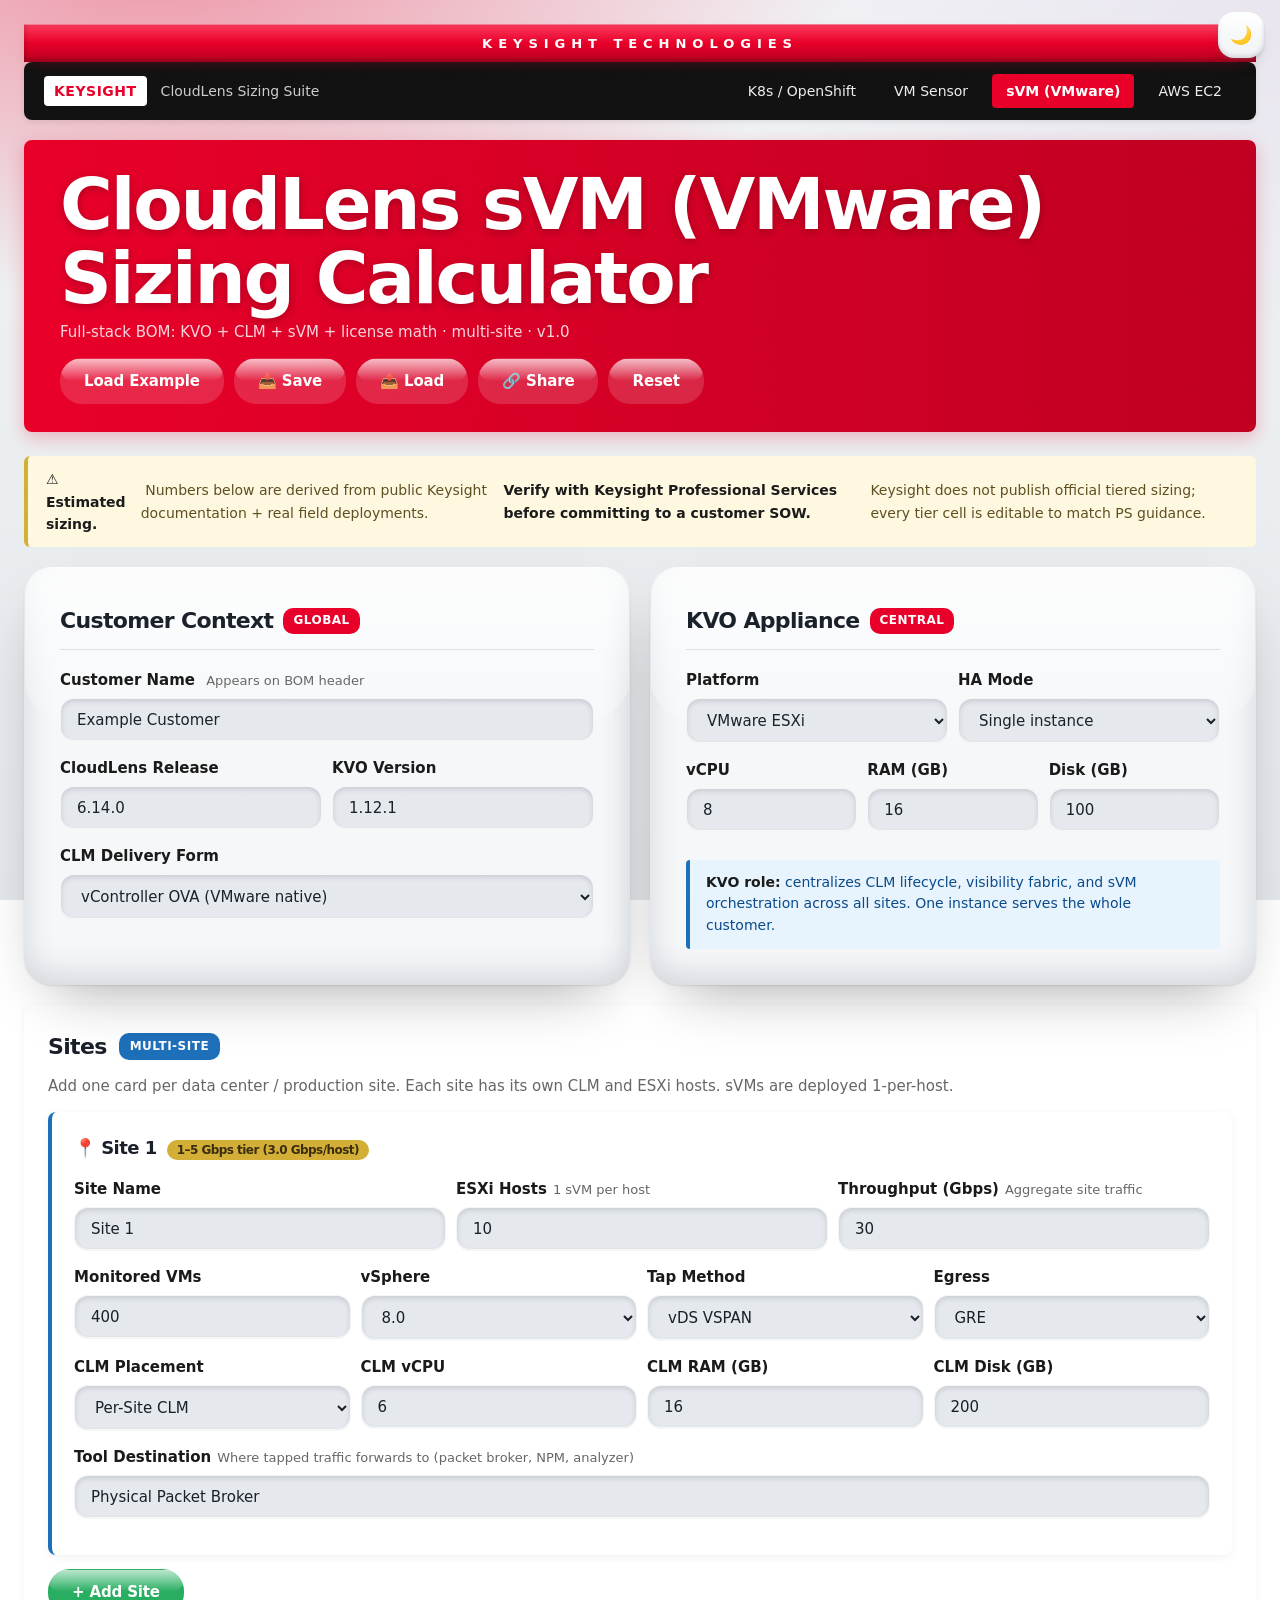
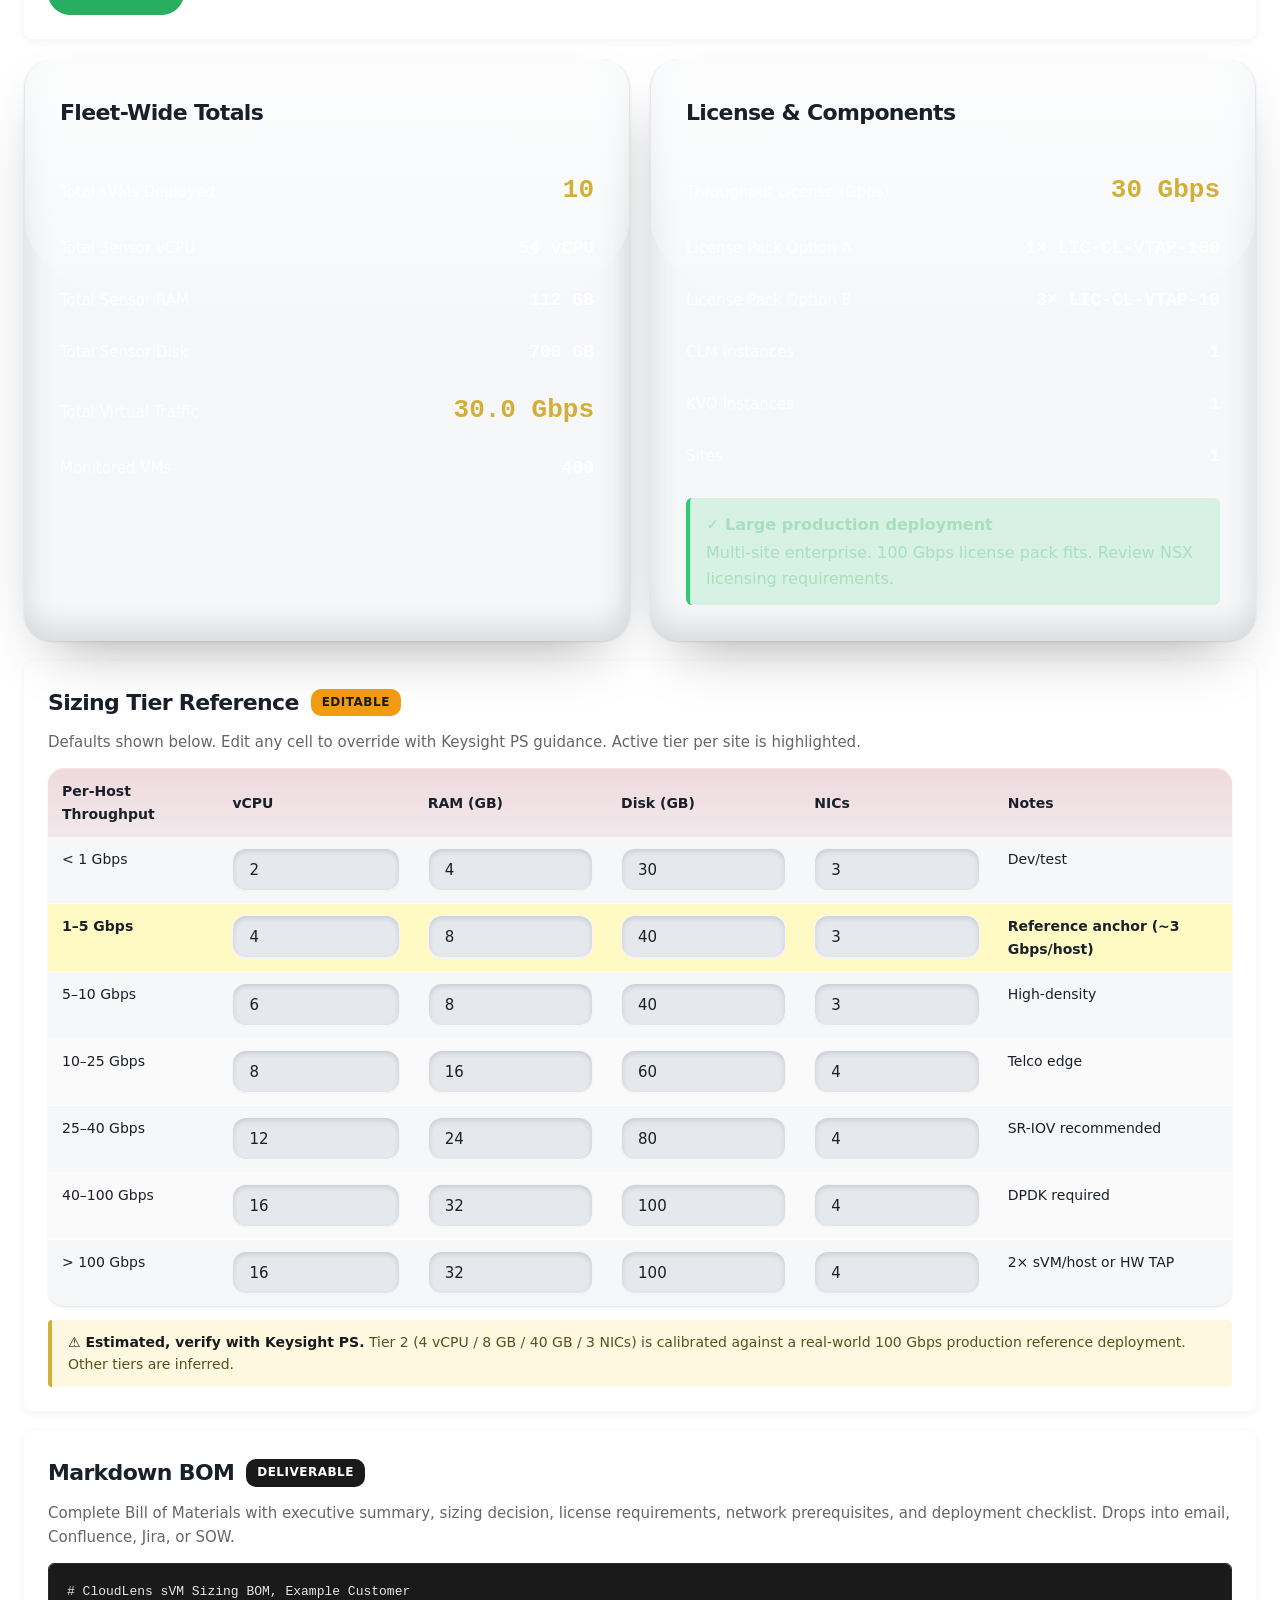
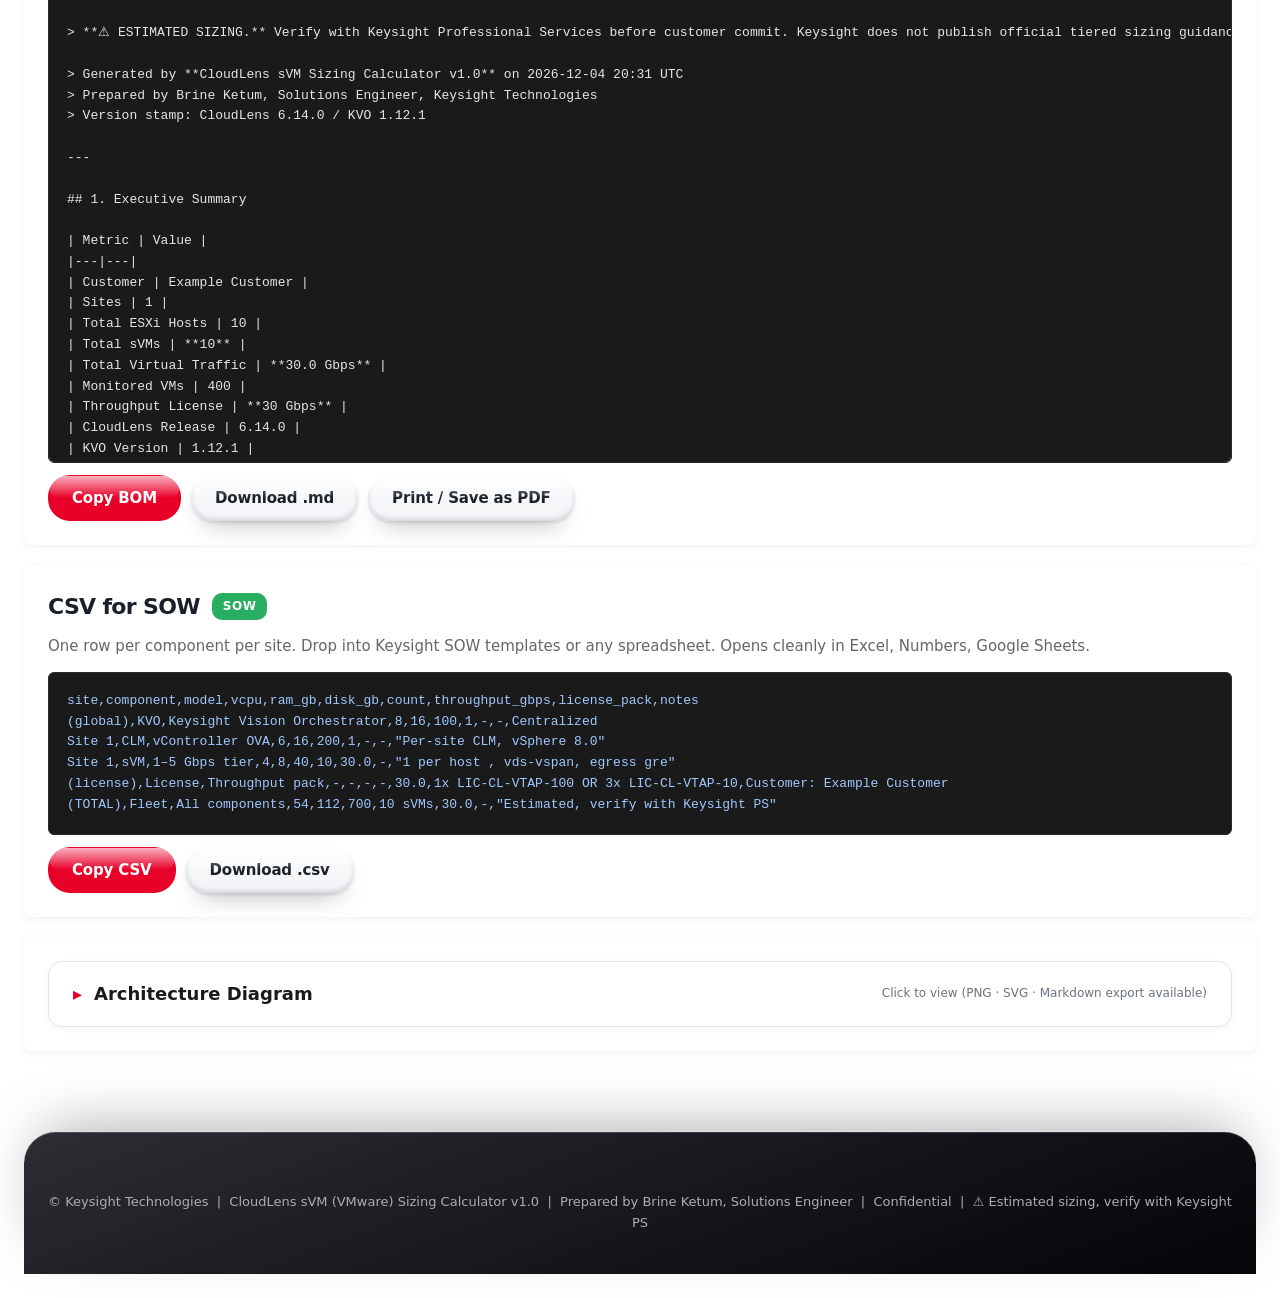
<file: svm/index.html>
<!DOCTYPE html>
<html lang="en">
<head>
<meta charset="UTF-8">
<meta name="viewport" content="width=device-width, initial-scale=1.0">
<title>CloudLens sVM (VMware) Sizing Calculator, Keysight</title>
<style>
  :root {
    --red: #E90029; --red-dark: #B80020; --dark: #1A1A1A; --gray: #666;
    --light-gray: #F5F5F5; --border: #E0E0E0; --green: #27AE60;
    --amber: #F39C12; --white: #FFFFFF; --gold: #D4AF37; --blue: #1E6FBA;
  }
  * { box-sizing: border-box; margin: 0; padding: 0; }
  html { font-size: 16px; }
  body {
    font-family: -apple-system, BlinkMacSystemFont, "Segoe UI", Arial, sans-serif;
    background: #FAFAFA; color: var(--dark); line-height: 1.6; font-size: 16px; padding: 24px;
  }
  .container { max-width: 1320px; margin: 0 auto; }

  .suite-nav {
    background: #111; color: #FFF; padding: 12px 20px; border-radius: 8px;
    margin-bottom: 20px; display: flex; align-items: center; gap: 10px; flex-wrap: wrap;
    box-shadow: 0 2px 6px rgba(0,0,0,0.08);
  }
  .suite-nav .suite-brand {
    font-weight: 700; color: var(--red); font-size: 14px; letter-spacing: 0.5px; margin-right: 4px;
    background: white; padding: 4px 10px; border-radius: 4px;
  }
  .suite-nav .suite-title { font-size: 14px; color: #CCC; margin-right: auto; }
  .suite-nav a {
    color: #EEE; text-decoration: none; font-size: 14px; font-weight: 500;
    padding: 6px 14px; border-radius: 4px; transition: background 0.15s, color 0.15s;
  }
  .suite-nav a:hover { background: rgba(255,255,255,0.1); color: #FFF; }
  .suite-nav a.active { background: var(--red); color: white; font-weight: 600; }
  @media (max-width: 700px) {
    .suite-nav { flex-direction: column; align-items: flex-start; gap: 6px; }
    .suite-nav .suite-title { margin-right: 0; }
  }

  header {
    background: linear-gradient(90deg, var(--red), #C00020); color: white;
    padding: 28px 36px; border-radius: 8px; margin-bottom: 24px;
    box-shadow: 0 6px 18px rgba(233,0,41,0.25);
    display: flex; align-items: center; justify-content: space-between; flex-wrap: wrap; gap: 14px;
  }
  header .title-block h1 { font-size: 28px; font-weight: 700; margin-bottom: 5px; letter-spacing: -0.3px; }
  header .title-block .subtitle { font-size: 15px; opacity: 0.92; }
  header .actions { display: flex; gap: 10px; flex-wrap: wrap; }
  header .brand {
    background: white; color: var(--red); padding: 10px 16px;
    border-radius: 6px; font-weight: 800; font-size: 16px; letter-spacing: 1px;
  }
  header .example-btn {
    background: rgba(255,255,255,0.15); color: white; border: 1px solid rgba(255,255,255,0.4);
    padding: 10px 18px; border-radius: 6px; font-weight: 600; font-size: 15px;
    cursor: pointer; transition: background 0.15s;
  }
  header .example-btn:hover { background: rgba(255,255,255,0.25); }

  .disclaimer-banner {
    background: #FFF8E1; border-left: 4px solid var(--gold); padding: 12px 18px;
    border-radius: 6px; margin-bottom: 20px; font-size: 14px; color: #5D4E1F;
    display: flex; align-items: center; gap: 10px;
  }
  .disclaimer-banner strong { color: var(--dark); }

  .grid-2 { display: grid; grid-template-columns: 1fr 1fr; gap: 20px; margin-bottom: 20px; }
  .grid-3 { display: grid; grid-template-columns: 1fr 1fr 1fr; gap: 20px; margin-bottom: 20px; }
  @media (max-width: 960px) { .grid-2, .grid-3 { grid-template-columns: 1fr; } }

  .card {
    background: white; border-radius: 8px; padding: 24px;
    box-shadow: 0 2px 8px rgba(0,0,0,0.06); border-left: 4px solid var(--red);
  }
  .card h2 {
    font-size: 22px; color: var(--red); margin-bottom: 18px;
    border-bottom: 1px solid var(--border); padding-bottom: 10px;
    display: flex; align-items: center; gap: 10px;
  }
  .card h2 .badge {
    background: var(--red); color: white; font-size: 12px; padding: 3px 10px;
    border-radius: 10px; font-weight: 600; letter-spacing: 0.5px;
  }
  .card h3 { font-size: 16px; color: var(--dark); margin-bottom: 10px; }

  .field { margin-bottom: 14px; }
  .field label {
    display: block; font-weight: 600; font-size: 15px; color: var(--dark); margin-bottom: 6px;
  }
  .field label .hint { font-weight: 400; font-size: 13px; color: var(--gray); margin-left: 6px; }
  .field input, .field select {
    width: 100%; padding: 11px 13px; font-size: 15px; font-family: inherit;
    border: 1px solid var(--border); border-radius: 6px; background: white;
    transition: border-color 0.15s, box-shadow 0.15s;
  }
  .field input:focus, .field select:focus {
    outline: none; border-color: var(--red); box-shadow: 0 0 0 3px rgba(233,0,41,0.12);
  }
  .field input.mono { font-family: "SF Mono", Menlo, Consolas, monospace; font-size: 14px; }
  .row2 { display: grid; grid-template-columns: 1fr 1fr; gap: 10px; }
  .row3 { display: grid; grid-template-columns: 1fr 1fr 1fr; gap: 10px; }
  .row4 { display: grid; grid-template-columns: 1fr 1fr 1fr 1fr; gap: 10px; }

  .site-card {
    background: white; border-radius: 8px; padding: 22px; margin-bottom: 14px;
    box-shadow: 0 2px 8px rgba(0,0,0,0.06); border-left: 4px solid var(--blue);
    position: relative;
  }
  .site-card h3 {
    font-size: 18px; color: var(--blue); margin-bottom: 14px;
    display: flex; align-items: center; justify-content: space-between;
  }
  .site-card .remove-btn {
    background: #F5F5F5; color: var(--red); border: 1px solid var(--border);
    padding: 6px 12px; border-radius: 4px; cursor: pointer; font-size: 13px; font-weight: 600;
  }
  .site-card .remove-btn:hover { background: #FEF0F0; }
  .site-card .tier-tag {
    background: var(--gold); color: #3A2E0F; font-size: 12px; padding: 3px 10px;
    border-radius: 10px; font-weight: 600; margin-left: 10px;
  }

  .add-site-btn {
    background: var(--green); color: white; border: none; padding: 12px 20px;
    border-radius: 6px; cursor: pointer; font-size: 15px; font-weight: 600;
    display: inline-flex; align-items: center; gap: 8px;
  }
  .add-site-btn:hover { background: #219653; }

  .results-card {
    background: linear-gradient(135deg, #1A1A1A, #2C3E50); color: white;
    border-left: 4px solid var(--gold);
  }
  .results-card h2 { color: var(--gold); border-color: rgba(255,255,255,0.15); }
  .metric {
    display: flex; justify-content: space-between; align-items: baseline;
    padding: 11px 0; border-bottom: 1px solid rgba(255,255,255,0.1);
  }
  .metric:last-child { border-bottom: none; }
  .metric .label { font-size: 15px; color: rgba(255,255,255,0.85); }
  .metric .value { font-size: 18px; font-weight: 700; color: #FFF; font-family: "SF Mono", Menlo, Consolas, monospace; }
  .metric .value.big { font-size: 26px; color: var(--gold); }

  .verdict {
    margin-top: 16px; padding: 14px 16px; border-radius: 6px; font-size: 16px; font-weight: 500;
  }
  .verdict.good { background: rgba(46,204,113,0.15); border-left: 4px solid #2ECC71; color: #A9DFBF; }
  .verdict.warn { background: rgba(243,156,18,0.15); border-left: 4px solid #F39C12; color: #F7DC6F; }
  .verdict.bad  { background: rgba(231,76,60,0.15);  border-left: 4px solid #E74C3C; color: #F5B7B1; }
  .verdict strong { display: block; margin-bottom: 2px; }

  .full-width {
    background: white; border-radius: 8px; padding: 24px; margin-bottom: 20px;
    box-shadow: 0 2px 8px rgba(0,0,0,0.06);
  }
  .full-width h2 {
    color: var(--red); font-size: 22px; margin-bottom: 10px;
    display: flex; align-items: center; gap: 12px;
  }
  .full-width .desc { color: var(--gray); margin-bottom: 14px; font-size: 15px; }
  .full-width h2 .mode-tag {
    background: var(--dark); color: white; font-size: 12px; padding: 4px 11px;
    border-radius: 10px; font-weight: 600; letter-spacing: 0.5px;
  }

  table { width: 100%; border-collapse: collapse; font-size: 14px; }
  table th {
    background: var(--red); color: white; padding: 10px 12px; text-align: left;
    font-weight: 600; font-size: 14px;
  }
  table td { padding: 10px 12px; border-bottom: 1px solid var(--border); vertical-align: top; }
  table tr:nth-child(even) { background: #FAFAFA; }
  table tr.highlight { background: #FFF9C4 !important; font-weight: 700; }
  table input.tier-override {
    width: 100%; padding: 6px 8px; font-size: 13px;
    border: 1px solid var(--border); border-radius: 4px;
    font-family: "SF Mono", Menlo, Consolas, monospace;
  }

  .code-box {
    background: #1A1A1A; color: #E6E6E6;
    font-family: "SF Mono", Menlo, Consolas, "Courier New", monospace;
    font-size: 13px; line-height: 1.6; padding: 18px; border-radius: 6px;
    overflow-x: auto; white-space: pre; border: 1px solid #2A2A2A;
    max-height: 500px; overflow-y: auto;
  }
  .code-box.csv { color: #A0C8FF; }
  .code-box.md { color: #E6E6E6; }

  .btn-row { display: flex; gap: 10px; margin-top: 12px; flex-wrap: wrap; }
  .btn {
    background: var(--red); color: white; border: none; padding: 10px 18px;
    border-radius: 5px; cursor: pointer; font-size: 15px; font-weight: 600;
    transition: background 0.15s, transform 0.05s;
    display: inline-flex; align-items: center; gap: 6px;
  }
  .btn:hover { background: var(--red-dark); }
  .btn:active { transform: translateY(1px); }
  .btn.secondary { background: var(--dark); }
  .btn.secondary:hover { background: #000; }
  .btn.success { background: var(--green); }

  .info-box {
    background: #E8F4FD; border-left: 4px solid var(--blue);
    padding: 12px 16px; font-size: 14px; color: #0A4A8A;
    border-radius: 4px; margin-top: 14px; line-height: 1.55;
  }
  .info-box strong { color: var(--dark); }

  footer {
    text-align: center; color: var(--gray); font-size: 13px;
    margin-top: 32px; padding-top: 16px; border-top: 1px solid var(--border);
  }

  @media print {
    @page { size: Letter; margin: 0.5in; }
    body { padding: 0; background: white; font-size: 11pt; line-height: 1.4; }
    .container { max-width: 100%; }
    .suite-nav, header .actions, .btn, .btn-row, .add-site-btn,
    .site-card .remove-btn, #reportSection,
    #bomSection, #csvSection { display: none !important; }
    .disclaimer-banner { page-break-inside: avoid; }
    .card, .full-width, .site-card {
      box-shadow: none; border: 1px solid #DDD; page-break-inside: avoid;
    }
    .card h2, .full-width h2 { font-size: 14pt; }
    .field input, .field select {
      border: none; padding: 2px 0; background: transparent;
      font-weight: 600; color: var(--dark); font-size: 10pt;
    }
    .field select { appearance: none; }
    .metric .value.big { font-size: 14pt; }
    .code-box {
      font-size: 8.5pt; color: #000 !important; background: #F5F5F5 !important;
      border: 1px solid #CCC; page-break-inside: avoid;
    }
    .results-card { background: #1A1A1A !important; -webkit-print-color-adjust: exact; print-color-adjust: exact; }
    table th { background: var(--red) !important; color: white !important; -webkit-print-color-adjust: exact; print-color-adjust: exact; }
  }
  /* Toast for Save/Load/Share feedback */
  #cfgToast {
    position: fixed; bottom: 24px; left: 50%; transform: translateX(-50%) translateY(20px);
    background: #1A1A1A; color: #fff; padding: 12px 20px; border-radius: 8px;
    font-size: 14px; font-weight: 500; box-shadow: 0 6px 20px rgba(0,0,0,0.3);
    border-left: 4px solid var(--red); opacity: 0; pointer-events: none;
    transition: opacity 0.25s ease, transform 0.25s ease; z-index: 9999;
    max-width: 90vw;
  }
  #cfgToast.show { opacity: 1; transform: translateX(-50%) translateY(0); }
  #cfgToast.error { border-left-color: #FF4444; }
  #cfgToast.success { border-left-color: #00C853; }
  @media print { #cfgToast { display: none !important; } }

  /* Architecture Diagram (collapsible, bottom-of-page) */
  details#diagramSection { width: 100%; margin: 0 0 24px 0; }
  details#diagramSection > summary {
    list-style: none; cursor: pointer; user-select: none;
    display: flex; align-items: center; justify-content: space-between;
    padding: 18px 24px; background: #FFFFFF; color: var(--dark);
    border: 1px solid #E5E5E5; border-radius: 14px;
    box-shadow: 0 2px 8px rgba(0,0,0,0.04);
    transition: background 0.18s ease, box-shadow 0.18s ease;
    font-weight: 600;
  }
  details#diagramSection > summary::-webkit-details-marker { display: none; }
  details#diagramSection > summary:hover { background: #FFFAFA; box-shadow: 0 4px 12px rgba(0,0,0,0.08); }
  details#diagramSection .diagram-summary-title { font-size: 18px; }
  details#diagramSection .diagram-summary-title::before {
    content: "▸"; display: inline-block; margin-right: 12px; color: var(--red);
    transition: transform 0.25s ease; transform-origin: center;
  }
  details#diagramSection[open] .diagram-summary-title::before { transform: rotate(90deg); }
  details#diagramSection .diagram-summary-hint { font-size: 12px; font-weight: 400; color: #6B7280; }
  details#diagramSection .diagram-body {
    margin-top: 12px; padding: 24px; background: #FFFFFF; color: var(--dark);
    border-radius: 14px; box-shadow: 0 2px 8px rgba(0,0,0,0.04);
    animation: diagramReveal 0.35s ease;
  }
  @keyframes diagramReveal {
    from { opacity: 0; transform: translateY(-6px); }
    to   { opacity: 1; transform: translateY(0); }
  }
  details#diagramSection #diagramHost {
    width: 100%; overflow-x: auto; min-height: 400px;
    transition: opacity 0.2s ease;
  }
  details#diagramSection #diagramHost.dg-fading { opacity: 0; }
  details#diagramSection #diagramExports { margin-top: 16px; display: flex; gap: 8px; flex-wrap: wrap; }
  @media print {
    details#diagramSection { page-break-before: always; }
    details#diagramSection > summary { display: none; }
    details#diagramSection .diagram-body { box-shadow: none; padding: 0; animation: none; }
    details#diagramSection #diagramExports { display: none !important; }
  }
  /* Validation banner */
  #validationBanner { display: none; margin: 0 0 24px 0; border-radius: 8px; padding: 16px 20px; font-size: 15px; line-height: 1.5; box-shadow: 0 2px 8px rgba(0,0,0,0.08); }
  #validationBanner.show { display: block; }
  #validationBanner.error   { background: #FFF5F5; border-left: 4px solid #E53935; color: #4A1010; }
  #validationBanner.warning { background: #FFFBEB; border-left: 4px solid #F59E0B; color: #4A2D00; }
  #validationBanner h3 { margin: 0 0 8px 0; font-size: 15px; font-weight: 700; }
  #validationBanner ul { margin: 0; padding-left: 22px; }
  #validationBanner li { margin: 2px 0; }
  #validationBanner.error h3   { color: #B71C1C; }
  #validationBanner.warning h3 { color: #92400E; }
  @media print { #validationBanner { display: none !important; } }
</style>
<link rel="stylesheet" href="../glass-upgrade.css" />
</head>
<body>
  <!-- Keysight Technologies brand banner -->
  <a href="https://www.keysight.com" target="_blank" rel="noopener" class="ks-top-banner" aria-label="Keysight Technologies">
    KEYSIGHT TECHNOLOGIES
  </a>
  <!-- Theme toggle (light/dark) -->
  <button type="button" class="theme-toggle-fab" id="ks-theme-toggle" aria-label="Toggle dark mode" title="Toggle dark mode">🌙</button>

<div class="container">

  <nav class="suite-nav" aria-label="CloudLens Sizing Suite">
    <span class="suite-brand">KEYSIGHT</span>
    <span class="suite-title">CloudLens Sizing Suite</span>
    <a href="../">K8s / OpenShift</a>
    <a href="../vm/">VM Sensor</a>
    <a href="./" class="active" aria-current="page">sVM (VMware)</a>
    <a href="../aws/">AWS EC2</a>
  </nav>

  <header>
    <div class="title-block">
      <h1>CloudLens sVM (VMware) Sizing Calculator</h1>
      <div class="subtitle">Full-stack BOM: KVO + CLM + sVM + license math &middot; multi-site &middot; v1.0</div>
    </div>
    <div class="actions">
      <button class="example-btn" id="loadExampleBtn" type="button">Load Example</button>
      <button class="example-btn" id="saveCfgBtn" type="button" title="Download current scenario as JSON">📥 Save</button>
      <button class="example-btn" id="loadCfgBtn" type="button" title="Load a previously saved scenario JSON">📤 Load</button>
      <button class="example-btn" id="shareCfgBtn" type="button" title="Copy a shareable URL with the scenario encoded">🔗 Share</button>
      <button class="example-btn" id="resetBtn" type="button">Reset</button>
      <input type="file" id="cfgFileInput" accept=".json,application/json" style="display:none">
    </div>
  </header>

  <div id="validationBanner" role="alert" aria-live="polite"></div>

  <div class="disclaimer-banner">
    <strong>⚠ Estimated sizing.</strong>
    &nbsp;Numbers below are derived from public Keysight documentation + real field deployments. <strong>Verify with Keysight Professional Services before committing to a customer SOW.</strong> Keysight does not publish official tiered sizing; every tier cell is editable to match PS guidance.
  </div>

  <div class="grid-2">
    <div class="card">
      <h2>Customer Context <span class="badge">GLOBAL</span></h2>
      <div class="field">
        <label>Customer Name <span class="hint">Appears on BOM header</span></label>
        <input type="text" id="customerName" value="Example Customer">
      </div>
      <div class="row2">
        <div class="field">
          <label>CloudLens Release</label>
          <input type="text" id="clRelease" class="mono" value="6.14.0">
        </div>
        <div class="field">
          <label>KVO Version</label>
          <input type="text" id="kvoVersion" class="mono" value="1.12.1">
        </div>
      </div>
      <div class="field">
        <label>CLM Delivery Form</label>
        <select id="clmForm">
          <option value="ova" selected>vController OVA (VMware native)</option>
          <option value="selfhost">Self-Hosted Linux installer</option>
          <option value="saas">SaaS (Keysight-hosted)</option>
        </select>
      </div>
    </div>

    <div class="card">
      <h2>KVO Appliance <span class="badge">CENTRAL</span></h2>
      <div class="row2">
        <div class="field">
          <label>Platform</label>
          <select id="kvoPlatform">
            <option value="vmware" selected>VMware ESXi</option>
            <option value="kvm">KVM</option>
            <option value="aws">AWS</option>
            <option value="azure">Azure</option>
            <option value="gcp">GCP</option>
          </select>
        </div>
        <div class="field">
          <label>HA Mode</label>
          <select id="kvoHa">
            <option value="single" selected>Single instance</option>
            <option value="active-standby">Active-Standby</option>
          </select>
        </div>
      </div>
      <div class="row3">
        <div class="field">
          <label>vCPU</label>
          <input type="number" id="kvoVcpu" value="8" min="4" max="64">
        </div>
        <div class="field">
          <label>RAM (GB)</label>
          <input type="number" id="kvoRam" value="16" min="8" max="256">
        </div>
        <div class="field">
          <label>Disk (GB)</label>
          <input type="number" id="kvoDisk" value="100" min="50" max="2000">
        </div>
      </div>
      <div class="info-box">
        <strong>KVO role:</strong> centralizes CLM lifecycle, visibility fabric, and sVM orchestration across all sites. One instance serves the whole customer.
      </div>
    </div>
  </div>

  <div class="full-width" id="sitesSection">
    <h2>Sites <span class="mode-tag" style="background:var(--blue);">MULTI-SITE</span></h2>
    <div class="desc">Add one card per data center / production site. Each site has its own CLM and ESXi hosts. sVMs are deployed 1-per-host.</div>
    <div id="siteList"></div>
    <button class="add-site-btn" id="addSiteBtn" type="button">+ Add Site</button>
  </div>

  <div class="grid-2">
    <div class="card results-card">
      <h2>Fleet-Wide Totals</h2>
      <div class="metric"><span class="label">Total sVMs Deployed</span><span class="value big" id="t_svm_count">, </span></div>
      <div class="metric"><span class="label">Total Sensor vCPU</span><span class="value" id="t_vcpu">, </span></div>
      <div class="metric"><span class="label">Total Sensor RAM</span><span class="value" id="t_ram">, </span></div>
      <div class="metric"><span class="label">Total Sensor Disk</span><span class="value" id="t_disk">, </span></div>
      <div class="metric"><span class="label">Total Virtual Traffic</span><span class="value big" id="t_traffic">, </span></div>
      <div class="metric"><span class="label">Monitored VMs</span><span class="value" id="t_vms">, </span></div>
    </div>

    <div class="card results-card">
      <h2>License &amp; Components</h2>
      <div class="metric"><span class="label">Throughput License (Gbps)</span><span class="value big" id="t_license">, </span></div>
      <div class="metric"><span class="label">License Pack Option A</span><span class="value" id="t_pack_a">, </span></div>
      <div class="metric"><span class="label">License Pack Option B</span><span class="value" id="t_pack_b">, </span></div>
      <div class="metric"><span class="label">CLM Instances</span><span class="value" id="t_clm">, </span></div>
      <div class="metric"><span class="label">KVO Instances</span><span class="value" id="t_kvo">1</span></div>
      <div class="metric"><span class="label">Sites</span><span class="value" id="t_sites">, </span></div>
      <div class="verdict" id="verdict"><strong id="verdict_title"></strong><span id="verdict_text"></span></div>
    </div>
  </div>

  <div class="full-width">
    <h2>Sizing Tier Reference <span class="mode-tag" style="background:var(--amber); color:var(--dark);">EDITABLE</span></h2>
    <div class="desc">Defaults shown below. Edit any cell to override with Keysight PS guidance. Active tier per site is highlighted.</div>
    <table id="tierTable">
      <thead>
        <tr>
          <th>Per-Host Throughput</th>
          <th>vCPU</th>
          <th>RAM (GB)</th>
          <th>Disk (GB)</th>
          <th>NICs</th>
          <th>Notes</th>
        </tr>
      </thead>
      <tbody id="tierTbody"><!-- Populated by JS --></tbody>
    </table>
    <div class="info-box" style="background:#FFF8E1; border-left-color:var(--gold); color:#5D4E1F;">
      <strong>⚠ Estimated, verify with Keysight PS.</strong>
      Tier 2 (4 vCPU / 8 GB / 40 GB / 3 NICs) is calibrated against a real-world 100 Gbps production reference deployment. Other tiers are inferred.
    </div>
  </div>

  <div class="full-width" id="bomSection">
    <h2>Markdown BOM <span class="mode-tag">DELIVERABLE</span></h2>
    <div class="desc">Complete Bill of Materials with executive summary, sizing decision, license requirements, network prerequisites, and deployment checklist. Drops into email, Confluence, Jira, or SOW.</div>
    <div class="code-box md" id="bomOutput">Loading...</div>
    <div class="btn-row">
      <button class="btn" id="copyBom" type="button">Copy BOM</button>
      <button class="btn secondary" id="downloadBom" type="button">Download .md</button>
      <button class="btn secondary" id="printReport" type="button">Print / Save as PDF</button>
    </div>
  </div>

  <div class="full-width" id="csvSection">
    <h2>CSV for SOW <span class="mode-tag" style="background:var(--green);">SOW</span></h2>
    <div class="desc">One row per component per site. Drop into Keysight SOW templates or any spreadsheet. Opens cleanly in Excel, Numbers, Google Sheets.</div>
    <div class="code-box csv" id="csvOutput" style="max-height: 300px;">Loading...</div>
    <div class="btn-row">
      <button class="btn" id="copyCsv" type="button">Copy CSV</button>
      <button class="btn secondary" id="downloadCsv" type="button">Download .csv</button>
    </div>
  </div>

  <details id="diagramSection" class="full-width" style="margin: 0 0 24px 0;">
    <summary class="diagram-summary">
      <span class="diagram-summary-title">Architecture Diagram</span>
      <span class="diagram-summary-hint">Click to view (PNG · SVG · Markdown export available)</span>
    </summary>
    <div class="diagram-body card results-card">
      <div id="diagramHost"></div>
      <div id="diagramExports"></div>
    </div>
  </details>

  <footer>
    &copy; Keysight Technologies &nbsp;|&nbsp; CloudLens sVM (VMware) Sizing Calculator v1.0 &nbsp;|&nbsp; Prepared by Brine Ketum, Solutions Engineer &nbsp;|&nbsp; Confidential &nbsp;|&nbsp; ⚠ Estimated sizing, verify with Keysight PS
  </footer>
</div>

<script>
/* ========== TIER TABLE (editable) ========== */
let TIERS = [
  { gbps: 1,   vcpu: 2,  ram: 4,  disk: 30,  nics: 3,  notes: "Dev/test",                    label: "< 1 Gbps" },
  { gbps: 5,   vcpu: 4,  ram: 8,  disk: 40,  nics: 3,  notes: "Reference anchor (~3 Gbps/host)",   label: "1–5 Gbps" },
  { gbps: 10,  vcpu: 6,  ram: 8,  disk: 40,  nics: 3,  notes: "High-density",                label: "5–10 Gbps" },
  { gbps: 25,  vcpu: 8,  ram: 16, disk: 60,  nics: 4,  notes: "Telco edge",                  label: "10–25 Gbps" },
  { gbps: 40,  vcpu: 12, ram: 24, disk: 80,  nics: 4,  notes: "SR-IOV recommended",          label: "25–40 Gbps" },
  { gbps: 100, vcpu: 16, ram: 32, disk: 100, nics: 4,  notes: "DPDK required",               label: "40–100 Gbps" },
  { gbps: 9999,vcpu: 16, ram: 32, disk: 100, nics: 4,  notes: "2× sVM/host or HW TAP",       label: "> 100 Gbps" }
];

const DEFAULT_CLM = { vcpu: 6, ram: 16, disk: 200 };
const DEFAULT_SITE = {
  name: "Site 1",
  esxiHosts: 10,
  throughput: 30,
  monitoredVms: 400,
  vsphereVersion: "8.0",
  tapMethod: "vds-vspan",
  egressProtocol: "gre",
  clmPlacement: "per-site",
  clmVcpu: 6,
  clmRam: 16,
  clmDisk: 200,
  toolDestination: "Physical Packet Broker"
};

const EXAMPLE_PRESET = {
  customerName: "Customer",
  clRelease: "6.14.0",
  kvoVersion: "1.12.1",
  clmForm: "ova",
  kvoPlatform: "vmware",
  kvoHa: "single",
  kvoVcpu: 8, kvoRam: 16, kvoDisk: 100,
  sites: [
    {
      name: "Site A", esxiHosts: 17, throughput: 50, monitoredVms: 750,
      vsphereVersion: "7.0", tapMethod: "vds-vspan", egressProtocol: "gre",
      clmPlacement: "per-site", clmVcpu: 6, clmRam: 16, clmDisk: 200,
      toolDestination: "Physical Packet Broker + NPM tool"
    },
    {
      name: "Site B", esxiHosts: 18, throughput: 50, monitoredVms: 750,
      vsphereVersion: "7.0", tapMethod: "vds-vspan", egressProtocol: "gre",
      clmPlacement: "per-site", clmVcpu: 6, clmRam: 16, clmDisk: 200,
      toolDestination: "Physical Packet Broker + NPM tool"
    }
  ]
};

const DEFAULTS_PRESET = {
  customerName: "Example Customer",
  clRelease: "6.14.0",
  kvoVersion: "1.12.1",
  clmForm: "ova",
  kvoPlatform: "vmware",
  kvoHa: "single",
  kvoVcpu: 8, kvoRam: 16, kvoDisk: 100,
  sites: [ Object.assign({}, DEFAULT_SITE) ]
};

/* ========== STATE ========== */
let sites = [ Object.assign({}, DEFAULT_SITE) ];

/* ========== HELPERS ========== */
function $(id) { return document.getElementById(id); }
function setText(id, text) { $(id).textContent = text; }

function findTier(gbps) {
  for (let i = 0; i < TIERS.length; i++) {
    if (gbps <= TIERS[i].gbps) return { tier: TIERS[i], index: i };
  }
  return { tier: TIERS[TIERS.length - 1], index: TIERS.length - 1 };
}

function download(filename, content, mime) {
  const blob = new Blob([content], { type: mime || "text/plain" });
  const url = URL.createObjectURL(blob);
  const a = document.createElement("a");
  a.href = url; a.download = filename;
  document.body.appendChild(a); a.click();
  document.body.removeChild(a);
  setTimeout(() => URL.revokeObjectURL(url), 1000);
}

function wireCopy(btnId, srcId) {
  $(btnId).addEventListener("click", function () {
    navigator.clipboard.writeText($(srcId).textContent).then(() => {
      const btn = $(btnId); const orig = btn.textContent;
      btn.textContent = "✓ Copied!"; btn.classList.add("success");
      setTimeout(() => { btn.textContent = orig; btn.classList.remove("success"); }, 1800);
    });
  });
}

/* ========== TIER TABLE RENDERING ========== */
function renderTierTable() {
  const tbody = $("tierTbody");
  while (tbody.firstChild) tbody.removeChild(tbody.firstChild);
  TIERS.forEach((tier, i) => {
    const tr = document.createElement("tr");
    tr.dataset.tierIdx = i;
    const addCell = (content) => {
      const td = document.createElement("td");
      if (typeof content === "string") td.textContent = content;
      else td.appendChild(content);
      tr.appendChild(td);
    };
    const mkInput = (val, key) => {
      const inp = document.createElement("input");
      inp.type = "number"; inp.value = val; inp.className = "tier-override"; inp.min = 0;
      inp.addEventListener("input", function () {
        TIERS[i][key] = parseFloat(inp.value) || 0;
        calculate();
      });
      return inp;
    };
    addCell(tier.label);
    addCell(mkInput(tier.vcpu, "vcpu"));
    addCell(mkInput(tier.ram, "ram"));
    addCell(mkInput(tier.disk, "disk"));
    addCell(mkInput(tier.nics, "nics"));
    addCell(tier.notes);
    tbody.appendChild(tr);
  });
}

function highlightActiveTiers() {
  document.querySelectorAll("#tierTbody tr").forEach(r => r.classList.remove("highlight"));
  const active = new Set();
  sites.forEach(s => {
    const perHost = s.esxiHosts > 0 ? s.throughput / s.esxiHosts : 0;
    active.add(findTier(perHost).index);
  });
  active.forEach(i => {
    const tr = document.querySelector(`#tierTbody tr[data-tier-idx="${i}"]`);
    if (tr) tr.classList.add("highlight");
  });
}

/* ========== SITE RENDERING ========== */
function renderSites() {
  const list = $("siteList");
  while (list.firstChild) list.removeChild(list.firstChild);
  sites.forEach((site, idx) => {
    const card = document.createElement("div");
    card.className = "site-card";
    card.dataset.idx = idx;

    const perHost = site.esxiHosts > 0 ? site.throughput / site.esxiHosts : 0;
    const { tier } = findTier(perHost);

    const h3 = document.createElement("h3");
    const titleSpan = document.createElement("span");
    titleSpan.textContent = "📍 " + site.name;
    const tierTag = document.createElement("span");
    tierTag.className = "tier-tag";
    tierTag.textContent = tier.label + " tier (" + perHost.toFixed(1) + " Gbps/host)";
    titleSpan.appendChild(tierTag);
    h3.appendChild(titleSpan);

    if (sites.length > 1) {
      const rm = document.createElement("button");
      rm.className = "remove-btn"; rm.type = "button";
      rm.textContent = "× Remove";
      rm.addEventListener("click", () => { sites.splice(idx, 1); renderSites(); calculate(); });
      h3.appendChild(rm);
    }
    card.appendChild(h3);

    const makeField = (label, hint, inputHtml) => {
      const wrap = document.createElement("div");
      wrap.className = "field";
      const lbl = document.createElement("label");
      lbl.textContent = label;
      if (hint) {
        const h = document.createElement("span");
        h.className = "hint"; h.textContent = hint;
        lbl.appendChild(h);
      }
      wrap.appendChild(lbl);
      wrap.appendChild(inputHtml);
      return wrap;
    };

    const mkInput = (type, value, min, max, onChange) => {
      const i = document.createElement("input");
      i.type = type; i.value = value;
      if (min !== undefined) i.min = min;
      if (max !== undefined) i.max = max;
      i.addEventListener("input", onChange);
      return i;
    };

    const mkSelect = (options, value, onChange) => {
      const s = document.createElement("select");
      options.forEach(o => {
        const opt = document.createElement("option");
        opt.value = o.v; opt.textContent = o.l;
        if (o.v === value) opt.selected = true;
        s.appendChild(opt);
      });
      s.addEventListener("change", onChange);
      return s;
    };

    /* Row 1: name, hosts, throughput */
    const row1 = document.createElement("div"); row1.className = "row3";
    row1.appendChild(makeField("Site Name", null,
      mkInput("text", site.name, undefined, undefined, e => { sites[idx].name = e.target.value; renderSites(); calculate(); })));
    row1.appendChild(makeField("ESXi Hosts", "1 sVM per host",
      mkInput("number", site.esxiHosts, 1, 1000, e => { sites[idx].esxiHosts = parseInt(e.target.value)||1; renderSites(); calculate(); })));
    row1.appendChild(makeField("Throughput (Gbps)", "Aggregate site traffic",
      mkInput("number", site.throughput, 0, 10000, e => { sites[idx].throughput = parseFloat(e.target.value)||0; renderSites(); calculate(); })));
    card.appendChild(row1);

    /* Row 2: monitored VMs, vSphere, tap, egress */
    const row2 = document.createElement("div"); row2.className = "row4";
    row2.appendChild(makeField("Monitored VMs", null,
      mkInput("number", site.monitoredVms, 0, 100000, e => { sites[idx].monitoredVms = parseInt(e.target.value)||0; calculate(); })));
    row2.appendChild(makeField("vSphere", null,
      mkSelect([{v:"6.7",l:"6.7"},{v:"7.0",l:"7.0"},{v:"8.0",l:"8.0"}], site.vsphereVersion, e => { sites[idx].vsphereVersion = e.target.value; calculate(); })));
    row2.appendChild(makeField("Tap Method", null,
      mkSelect([
        {v:"vds-vspan", l:"vDS VSPAN"},
        {v:"nsxt-pms",  l:"NSX-T Port-Mirror-Session"},
        {v:"nsxt-netx", l:"NSX-T NetX Copy Packet"}
      ], site.tapMethod, e => { sites[idx].tapMethod = e.target.value; calculate(); })));
    row2.appendChild(makeField("Egress", null,
      mkSelect([
        {v:"gre", l:"GRE"},
        {v:"vxlan", l:"VXLAN"},
        {v:"erspan", l:"ERSPAN"}
      ], site.egressProtocol, e => { sites[idx].egressProtocol = e.target.value; calculate(); })));
    card.appendChild(row2);

    /* Row 3: CLM placement + sizing + tool destination */
    const row3 = document.createElement("div"); row3.className = "row4";
    row3.appendChild(makeField("CLM Placement", null,
      mkSelect([
        {v:"per-site", l:"Per-Site CLM"},
        {v:"shared",   l:"Shared CLM (multi-site)"},
        {v:"external", l:"External / SaaS"}
      ], site.clmPlacement, e => { sites[idx].clmPlacement = e.target.value; calculate(); })));
    row3.appendChild(makeField("CLM vCPU", null,
      mkInput("number", site.clmVcpu, 2, 64, e => { sites[idx].clmVcpu = parseInt(e.target.value)||6; calculate(); })));
    row3.appendChild(makeField("CLM RAM (GB)", null,
      mkInput("number", site.clmRam, 4, 512, e => { sites[idx].clmRam = parseInt(e.target.value)||16; calculate(); })));
    row3.appendChild(makeField("CLM Disk (GB)", null,
      mkInput("number", site.clmDisk, 50, 5000, e => { sites[idx].clmDisk = parseInt(e.target.value)||200; calculate(); })));
    card.appendChild(row3);

    /* Row 4: tool destination */
    card.appendChild(makeField("Tool Destination", "Where tapped traffic forwards to (packet broker, NPM, analyzer)",
      mkInput("text", site.toolDestination, undefined, undefined, e => { sites[idx].toolDestination = e.target.value; calculate(); })));

    list.appendChild(card);
  });
}

/* ========== CALCULATION ========== */
function calculate() {
  let totalSvms = 0, totalVcpu = 0, totalRam = 0, totalDisk = 0;
  let totalTraffic = 0, totalVms = 0, totalClm = 0;

  sites.forEach(s => {
    const perHost = s.esxiHosts > 0 ? s.throughput / s.esxiHosts : 0;
    const { tier } = findTier(perHost);
    /* sVM count = 1 per host; tier > 100 Gbps means 2x per host */
    const perHostFactor = (tier.label === "> 100 Gbps") ? 2 : 1;
    const siteSvms = s.esxiHosts * perHostFactor;
    totalSvms += siteSvms;
    totalVcpu += siteSvms * tier.vcpu;
    totalRam += siteSvms * tier.ram;
    totalDisk += siteSvms * tier.disk;
    totalTraffic += s.throughput;
    totalVms += s.monitoredVms;
    if (s.clmPlacement === "per-site") {
      totalClm += 1;
      totalVcpu += s.clmVcpu;
      totalRam += s.clmRam;
      totalDisk += s.clmDisk;
    }
  });

  /* Shared CLMs: count unique shared entries as 1 */
  const hasShared = sites.some(s => s.clmPlacement === "shared");
  if (hasShared) {
    const sharedSite = sites.find(s => s.clmPlacement === "shared");
    totalClm += 1;
    totalVcpu += sharedSite.clmVcpu;
    totalRam += sharedSite.clmRam;
    totalDisk += sharedSite.clmDisk;
  }

  /* Add KVO */
  const kvoVcpu = parseInt($("kvoVcpu").value) || 8;
  const kvoRam = parseInt($("kvoRam").value) || 16;
  const kvoDisk = parseInt($("kvoDisk").value) || 100;
  totalVcpu += kvoVcpu;
  totalRam += kvoRam;
  totalDisk += kvoDisk;

  setText("t_svm_count", totalSvms);
  setText("t_vcpu", totalVcpu + " vCPU");
  setText("t_ram", totalRam + " GB");
  setText("t_disk", totalDisk + " GB");
  setText("t_traffic", totalTraffic.toFixed(1) + " Gbps");
  setText("t_vms", totalVms.toLocaleString());
  setText("t_license", Math.ceil(totalTraffic) + " Gbps");

  /* License packs */
  const packs100 = Math.ceil(totalTraffic / 100);
  const packs10 = Math.ceil(totalTraffic / 10);
  setText("t_pack_a", packs100 + "× LIC-CL-VTAP-100");
  setText("t_pack_b", packs10 + "× LIC-CL-VTAP-10");

  setText("t_clm", totalClm);
  setText("t_sites", sites.length);

  /* Verdict */
  const v = $("verdict"), vt = $("verdict_title"), vx = $("verdict_text");
  if (totalTraffic <= 25) {
    v.className = "verdict good";
    vt.textContent = "✓ Standard deployment";
    vx.textContent = "Single-site or small multi-site. Standard sizing applies.";
  } else if (totalTraffic <= 100) {
    v.className = "verdict good";
    vt.textContent = "✓ Large production deployment";
    vx.textContent = "Multi-site enterprise. 100 Gbps license pack fits. Review NSX licensing requirements.";
  } else if (totalTraffic <= 400) {
    v.className = "verdict warn";
    vt.textContent = "⚠ Hyperscale deployment";
    vx.textContent = "Multiple 100G license packs needed. SR-IOV and DPDK strongly recommended on sVMs. Engage Keysight PS early.";
  } else {
    v.className = "verdict bad";
    vt.textContent = "✗ Extreme scale, architecture review required";
    vx.textContent = "Beyond 400 Gbps aggregate. Likely requires hardware TAP supplementation or distributed sVM architecture.";
  }

  highlightActiveTiers();
  generateBom();
  generateCsv();

  renderValidation(validate());
  if (typeof refreshDiagramUi === "function") { try { refreshDiagramUi(); } catch (e) { /* diagram constants not yet initialized */ } }
}

/* ===================== VALIDATION ===================== */
function validate() {
  const errors = [], warnings = [];
  const customerName = $("customerName").value.trim();
  const kvoVcpu = parseInt($("kvoVcpu").value);
  const kvoRam = parseInt($("kvoRam").value);
  const kvoDisk = parseInt($("kvoDisk").value);

  if (!Array.isArray(sites) || sites.length === 0) {
    errors.push("At least one site is required, use 'Add Site' to create one.");
  } else {
    sites.forEach((s, i) => {
      const lbl = s.name && s.name.trim() ? s.name.trim() : "Site " + (i + 1);
      if (!Number.isFinite(s.esxiHosts) || s.esxiHosts < 1)
        errors.push(lbl + ": ESXi host count must be at least 1.");
      if (!Number.isFinite(s.throughput) || s.throughput <= 0)
        errors.push(lbl + ": Throughput must be greater than 0 Gbps.");
      if (!s.name || !s.name.trim())
        warnings.push("Site " + (i + 1) + " has no name, defaults will be used in artifacts.");
      if (Number.isFinite(s.monitoredVms) && s.monitoredVms < 0)
        errors.push(lbl + ": Monitored VM count cannot be negative.");
      if (!Number.isFinite(s.clmVcpu) || s.clmVcpu < 2)
        warnings.push(lbl + ": CLM vCPU is below 2, vController appliance requires minimum 4 vCPU per Keysight docs.");
    });
  }

  if (!Number.isFinite(kvoVcpu) || kvoVcpu < 4)
    warnings.push("KVO vCPU is below 4, Keysight Vision Orchestrator requires 4 vCPU minimum.");
  if (!Number.isFinite(kvoRam) || kvoRam < 8)
    warnings.push("KVO RAM is below 8 GB, KVO requires 8 GB minimum.");
  if (!Number.isFinite(kvoDisk) || kvoDisk < 100)
    warnings.push("KVO disk is below 100 GB, KVO requires 100 GB minimum.");
  if (!customerName)
    warnings.push("Customer name is empty, generated artifacts will use the placeholder 'Customer'.");

  return { errors: errors, warnings: warnings };
}

function renderValidation(v) {
  const el = $("validationBanner");
  if (!el) return;
  while (el.firstChild) el.removeChild(el.firstChild);
  if (v.errors.length === 0 && v.warnings.length === 0) { el.className = ""; return; }
  const isError = v.errors.length > 0;
  const items = isError ? v.errors : v.warnings;
  const icon = isError ? "🚨" : "⚠️";
  const heading = isError
    ? "Fix " + v.errors.length + " item" + (v.errors.length === 1 ? "" : "s") + " before deployment"
    : v.warnings.length + " item" + (v.warnings.length === 1 ? "" : "s") + " to review";
  el.className = "show " + (isError ? "error" : "warning");
  const h3 = document.createElement("h3");
  h3.textContent = icon + " " + heading;
  const ul = document.createElement("ul");
  items.forEach(msg => {
    const li = document.createElement("li");
    li.textContent = msg;
    ul.appendChild(li);
  });
  el.appendChild(h3);
  el.appendChild(ul);
}

/* ========== ARTIFACT GENERATION ========== */
function gbom() {
  const customerName = $("customerName").value || "Customer";
  const now = new Date();
  const ts = now.toISOString().replace("T", " ").slice(0, 16) + " UTC";
  const clRelease = $("clRelease").value;
  const kvoVersion = $("kvoVersion").value;
  const kvoVcpu = $("kvoVcpu").value, kvoRam = $("kvoRam").value, kvoDisk = $("kvoDisk").value;
  const totalTraffic = sites.reduce((a,s) => a + s.throughput, 0);
  const totalVms = sites.reduce((a,s) => a + s.monitoredVms, 0);

  let totalSvms = 0;
  sites.forEach(s => {
    const perHost = s.esxiHosts > 0 ? s.throughput / s.esxiHosts : 0;
    const { tier } = findTier(perHost);
    const factor = (tier.label === "> 100 Gbps") ? 2 : 1;
    totalSvms += s.esxiHosts * factor;
  });

  const packs100 = Math.ceil(totalTraffic / 100);
  const packs10 = Math.ceil(totalTraffic / 10);

  const L = [];
  L.push("# CloudLens sVM Sizing BOM, " + customerName);
  L.push("");
  L.push("> **⚠ ESTIMATED SIZING.** Verify with Keysight Professional Services before customer commit. Keysight does not publish official tiered sizing guidance; numbers below are inferred from public documentation and calibrated against a real-world 100 Gbps production reference deployment.");
  L.push("");
  L.push("> Generated by **CloudLens sVM Sizing Calculator v1.0** on " + ts);
  L.push("> Prepared by Brine Ketum, Solutions Engineer, Keysight Technologies");
  L.push("> Version stamp: CloudLens " + clRelease + " / KVO " + kvoVersion);
  L.push("");
  L.push("---");
  L.push("");
  L.push("## 1. Executive Summary");
  L.push("");
  L.push("| Metric | Value |");
  L.push("|---|---|");
  L.push("| Customer | " + customerName + " |");
  L.push("| Sites | " + sites.length + " |");
  L.push("| Total ESXi Hosts | " + sites.reduce((a,s) => a + s.esxiHosts, 0) + " |");
  L.push("| Total sVMs | **" + totalSvms + "** |");
  L.push("| Total Virtual Traffic | **" + totalTraffic.toFixed(1) + " Gbps** |");
  L.push("| Monitored VMs | " + totalVms.toLocaleString() + " |");
  L.push("| Throughput License | **" + Math.ceil(totalTraffic) + " Gbps** |");
  L.push("| CloudLens Release | " + clRelease + " |");
  L.push("| KVO Version | " + kvoVersion + " |");
  L.push("");
  /* Architecture diagram (inline SVG) */
  const archSvg = (typeof getDiagramSvgString === "function") ? getDiagramSvgString() : "";
  if (archSvg) {
    L.push("## Architecture");
    L.push("");
    L.push(archSvg);
    L.push("");
    L.push("> If your markdown viewer does not render inline SVG, view the live diagram in the [calculator](" + location.href + ").");
    L.push("");
  }
  L.push("## 2. Sizing Decision, Per Site");
  L.push("");
  L.push("| Site | ESXi Hosts | Throughput | Per-Host | Tier | sVMs | vCPU/sVM | RAM/sVM | Monitored VMs |");
  L.push("|---|---|---|---|---|---|---|---|---|");
  sites.forEach(s => {
    const perHost = s.esxiHosts > 0 ? s.throughput / s.esxiHosts : 0;
    const { tier } = findTier(perHost);
    const factor = (tier.label === "> 100 Gbps") ? 2 : 1;
    L.push("| " + s.name +
           " | " + s.esxiHosts +
           " | " + s.throughput.toFixed(1) + " Gbps" +
           " | " + perHost.toFixed(1) + " Gbps" +
           " | " + tier.label +
           " | " + (s.esxiHosts * factor) +
           " | " + tier.vcpu +
           " | " + tier.ram + " GB" +
           " | " + s.monitoredVms.toLocaleString() + " |");
  });
  L.push("");
  L.push("## 3. Component BOM");
  L.push("");
  L.push("| Component | Site/Scope | Model | Count | vCPU each | RAM each | Disk each |");
  L.push("|---|---|---|---|---|---|---|");
  L.push("| KVO | Centralized | Keysight Vision Orchestrator | 1 | " + kvoVcpu + " | " + kvoRam + " GB | " + kvoDisk + " GB |");
  sites.forEach(s => {
    if (s.clmPlacement === "per-site") {
      L.push("| CLM | " + s.name + " | vController OVA | 1 | " + s.clmVcpu + " | " + s.clmRam + " GB | " + s.clmDisk + " GB |");
    }
  });
  if (sites.some(s => s.clmPlacement === "shared")) {
    const sh = sites.find(s => s.clmPlacement === "shared");
    L.push("| CLM | Shared (multi-site) | vController OVA | 1 | " + sh.clmVcpu + " | " + sh.clmRam + " GB | " + sh.clmDisk + " GB |");
  }
  sites.forEach(s => {
    const perHost = s.esxiHosts > 0 ? s.throughput / s.esxiHosts : 0;
    const { tier } = findTier(perHost);
    const factor = (tier.label === "> 100 Gbps") ? 2 : 1;
    L.push("| sVM | " + s.name + " | " + tier.label + " tier | " + (s.esxiHosts * factor) + " | " + tier.vcpu + " | " + tier.ram + " GB | " + tier.disk + " GB |");
  });
  L.push("");
  L.push("## 4. License Requirements");
  L.push("");
  L.push("- **Total throughput:** " + totalTraffic.toFixed(1) + " Gbps");
  L.push("- **Pack option A (100G packs):** " + packs100 + " × `LIC-CL-VTAP-100` (covers " + (packs100*100) + " Gbps)");
  L.push("- **Pack option B (10G packs):** " + packs10 + " × `LIC-CL-VTAP-10` (covers " + (packs10*10) + " Gbps)");
  L.push("");
  L.push("> **Note:** Final pack mix depends on Keysight pricing quote. Option A is simpler; option B offers more granularity for phased rollouts.");
  L.push("");
  L.push("## 5. Network Requirements, Per Site");
  L.push("");
  sites.forEach(s => {
    L.push("### " + s.name);
    L.push("- **vSphere version:** " + s.vsphereVersion);
    L.push("- **Tap method:** " + s.tapMethod + (s.tapMethod === "vds-vspan" ? " (requires VDS Enterprise Plus licensing)" : ""));
    L.push("- **Egress tunnel:** " + s.egressProtocol.toUpperCase());
    L.push("- **Tool destination:** " + s.toolDestination);
    L.push("- **Required vDS privileges:** Create/Delete/Modify dvPortGroups, VSPAN operations, Network assignment");
    L.push("- **Port groups needed:** Separate Management PG + Egress PG (never share, congestion risk)");
    L.push("- **Firewall:** L3 HTTPS from sVMs to CLM (" + s.clmPlacement + "), " + s.egressProtocol.toUpperCase() + " tunnels to tool destination");
    L.push("");
  });
  L.push("## 6. Deployment Checklist");
  L.push("");
  L.push("### Prerequisites (all sites)");
  L.push("- [ ] vCenter admin access with vDS VSPAN privileges");
  L.push("- [ ] Enterprise Plus vSphere license (required for VDS port-mirror)");
  L.push("- [ ] Network design: Management PG and Egress PG defined per host");
  L.push("- [ ] GRE/VXLAN origination IP pool allocated");
  L.push("- [ ] Firewall path: sVMs → CLM (HTTPS/443), sVMs → tool destination (tunnel)");
  L.push("- [ ] Keysight Support account with download access for CLM + sVM OVA files");
  L.push("- [ ] License key: " + Math.ceil(totalTraffic) + " Gbps CloudLens Throughput");
  L.push("");
  L.push("### Deployment Sequence (from KVO Quickstart v" + kvoVersion + ")");
  L.push("- [ ] Deploy KVO appliance (centralized, " + kvoVcpu + " vCPU / " + kvoRam + " GB / " + kvoDisk + " GB)");
  sites.forEach(s => {
    if (s.clmPlacement === "per-site") {
      L.push("- [ ] Deploy CLM at " + s.name + " (" + s.clmVcpu + " vCPU / " + s.clmRam + " GB / " + s.clmDisk + " GB), configure static IP/DNS/gateway");
    }
  });
  L.push("- [ ] Create KVO user on each CLM; register CLMs in KVO");
  L.push("- [ ] Upload SVM OVA into KVO (approx 15 min extraction)");
  L.push("- [ ] Add each vCenter into KVO Cloud Configs (root-level user)");
  L.push("- [ ] Define remote tool endpoints (packet broker) with GRE/VXLAN config");
  L.push("- [ ] Commit all config changes");
  L.push("- [ ] Deploy sVMs via KVO visibility fabric (1 per ESXi host)");
  L.push("- [ ] Assign Management PG + Egress PG + IPs per sVM");
  L.push("- [ ] Configure GRE origination IP pool");
  L.push("- [ ] Create Cloud Collections (regex on ESXi host IPs to auto-assign)");
  L.push("- [ ] Drag-drop connection in Fabric Diagram to activate traffic flow");
  L.push("");
  L.push("### Post-Deployment Validation (per SVM)");
  L.push("- [ ] Console login: admin / ixia (change default password immediately)");
  L.push("- [ ] `show interface-status`, verify Network Adapter 1 (Mgmt) + Adapter 2 (Egress)");
  L.push("- [ ] `show running-config`, verify CLM registration + mirror config");
  L.push("- [ ] `show interface-pkt-counters`, confirm traffic flowing");
  L.push("- [ ] `ping <CLM>` and `traceroute <tool-destination>`, confirm L3 paths");
  L.push("- [ ] Validate traffic arrives at packet broker / NPM tool");
  L.push("");
  L.push("### Anti-vMotion Pinning (CRITICAL)");
  L.push("- [ ] Create DRS anti-affinity rule: each sVM pinned to its ESXi host");
  L.push("- [ ] Exclude sVMs from vMotion (moves break port-mirror session)");
  L.push("- [ ] Exclude sVMs from cluster DRS balancing");
  L.push("");
  L.push("## 7. Risks &amp; Dependencies");
  L.push("");
  L.push("| Risk | Mitigation |");
  L.push("|---|---|");
  L.push("| Sizing numbers are ESTIMATED, not Keysight-published | **Verify every tier with Keysight Professional Services before customer commit.** |");
  L.push("| vMotion breaks port-mirror sessions | Pin sVMs per host via DRS anti-affinity; exclude from vMotion |");
  L.push("| MTU mismatch causes silent packet drops | Set VDS + tap + tool path to 9000 (jumbo) end-to-end |");
  L.push("| VDS port-mirror requires Enterprise Plus license | Confirm vSphere licensing tier with customer before quoting |");
  L.push("| VDS limit: 16 active port-mirror sessions per switch | Plan tenant-per-session allocation; split across multiple VDS if needed |");
  L.push("| VSS has no port-mirror API | Customer must migrate to VDS before sVM deployment |");
  L.push("| sVM per-host footprint may exceed host capacity | Size based on ACTUAL host vCPU/RAM; leave 20% headroom for guest VMs |");
  L.push("");
  L.push("## 8. Rollback");
  L.push("");
  L.push("```bash");
  L.push("# Per-sVM: remove mirror session, power off, delete VM");
  L.push("# via KVO: Fabric Diagram → disconnect → delete sVM");
  L.push("# via PowerCLI (bulk):");
  L.push("Get-VM -Name 'cloudlens-svm-*' | Stop-VM -Confirm:$false");
  L.push("Get-VM -Name 'cloudlens-svm-*' | Remove-VM -DeletePermanently -Confirm:$false");
  L.push("");
  L.push("# Remove VDS port-mirror sessions");
  L.push("Get-VDSwitch -Name '<your-vds>' | Get-VDPortMirrorSession | Remove-VDPortMirrorSession");
  L.push("");
  L.push("# Remove CLM + KVO VMs (only after all sVMs removed)");
  L.push("Get-VM -Name 'cloudlens-clm-*','kvo-*' | Remove-VM -DeletePermanently -Confirm:$false");
  L.push("```");
  L.push("");
  L.push("---");
  L.push("");
  L.push("## References");
  L.push("- CloudLens vController User Guide v" + clRelease);
  L.push("- KVO-CloudLens Integration Quickstart Guide v" + kvoVersion);
  L.push("- Keysight CloudLens for VMware NSX Solution Brief (public)");
  L.push("- Reference calibration: real-world 100 Gbps production deployment");
  L.push("");
  L.push("*Questions? Contact Keysight Solutions Engineering.*");
  L.push("");
  L.push("⚠ **All sizing numbers on this page are estimates. Verify with Keysight Professional Services before customer commit.**");
  L.push("");
  return L.join("\n");
}

function generateBom() {
  $("bomOutput").textContent = gbom();
}

function generateCsv() {
  const customerName = $("customerName").value || "Customer";
  const kvoVcpu = $("kvoVcpu").value, kvoRam = $("kvoRam").value, kvoDisk = $("kvoDisk").value;

  const rows = [];
  rows.push(["site","component","model","vcpu","ram_gb","disk_gb","count","throughput_gbps","license_pack","notes"]);
  rows.push(["(global)","KVO","Keysight Vision Orchestrator",kvoVcpu,kvoRam,kvoDisk,"1","-","-","Centralized"]);
  sites.forEach(s => {
    if (s.clmPlacement === "per-site") {
      rows.push([s.name,"CLM","vController OVA",s.clmVcpu,s.clmRam,s.clmDisk,"1","-","-","Per-site CLM, vSphere " + s.vsphereVersion]);
    }
  });
  if (sites.some(s => s.clmPlacement === "shared")) {
    const sh = sites.find(s => s.clmPlacement === "shared");
    rows.push(["(shared)","CLM","vController OVA",sh.clmVcpu,sh.clmRam,sh.clmDisk,"1","-","-","Shared multi-site"]);
  }
  let totalTraffic = 0, totalSvms = 0, totalVcpu = parseInt(kvoVcpu), totalRam = parseInt(kvoRam), totalDisk = parseInt(kvoDisk);
  sites.forEach(s => {
    const perHost = s.esxiHosts > 0 ? s.throughput / s.esxiHosts : 0;
    const { tier } = findTier(perHost);
    const factor = (tier.label === "> 100 Gbps") ? 2 : 1;
    const count = s.esxiHosts * factor;
    rows.push([s.name,"sVM",tier.label + " tier",tier.vcpu,tier.ram,tier.disk,count,s.throughput.toFixed(1),"-","1 per host " + (factor === 2 ? "(×2 for hyperscale)" : "") + ", " + s.tapMethod + ", egress " + s.egressProtocol]);
    totalTraffic += s.throughput;
    totalSvms += count;
    totalVcpu += count * tier.vcpu;
    totalRam += count * tier.ram;
    totalDisk += count * tier.disk;
    if (s.clmPlacement === "per-site") {
      totalVcpu += parseInt(s.clmVcpu); totalRam += parseInt(s.clmRam); totalDisk += parseInt(s.clmDisk);
    }
  });
  rows.push(["(license)","License","Throughput pack","-","-","-","-",totalTraffic.toFixed(1),Math.ceil(totalTraffic/100) + "x LIC-CL-VTAP-100 OR " + Math.ceil(totalTraffic/10) + "x LIC-CL-VTAP-10","Customer: " + customerName]);
  rows.push(["(TOTAL)","Fleet","All components",totalVcpu,totalRam,totalDisk,totalSvms + " sVMs",totalTraffic.toFixed(1),"-","Estimated, verify with Keysight PS"]);

  const csv = rows.map(r => r.map(c => {
    const s = String(c);
    if (s.includes(",") || s.includes("\"") || s.includes("\n")) {
      return "\"" + s.replace(/"/g, "\"\"") + "\"";
    }
    return s;
  }).join(",")).join("\n");

  $("csvOutput").textContent = csv;
}

function getBomFilename() {
  const now = new Date();
  const pad = n => String(n).padStart(2, "0");
  const stamp = now.getFullYear() + pad(now.getMonth() + 1) + pad(now.getDate()) + "-" + pad(now.getHours()) + pad(now.getMinutes());
  const name = ($("customerName").value || "customer").toLowerCase().replace(/[^a-z0-9]+/g, "-").replace(/^-|-$/g, "");
  return "cloudlens-svm-bom-" + name + "-" + stamp;
}

/* ========== PRESET APPLICATION ========== */
function applyPreset(p) {
  $("customerName").value = p.customerName;
  $("clRelease").value = p.clRelease;
  $("kvoVersion").value = p.kvoVersion;
  $("clmForm").value = p.clmForm;
  $("kvoPlatform").value = p.kvoPlatform;
  $("kvoHa").value = p.kvoHa;
  $("kvoVcpu").value = p.kvoVcpu;
  $("kvoRam").value = p.kvoRam;
  $("kvoDisk").value = p.kvoDisk;
  sites = p.sites.map(s => Object.assign({}, s));
  renderSites();
  calculate();
}

/* ========== WIRING ========== */
$("addSiteBtn").addEventListener("click", function () {
  const n = sites.length + 1;
  sites.push(Object.assign({}, DEFAULT_SITE, { name: "Site " + n }));
  renderSites();
  calculate();
});

$("loadExampleBtn").addEventListener("click", function () { applyPreset(EXAMPLE_PRESET); });
$("resetBtn").addEventListener("click", function () { applyPreset(DEFAULTS_PRESET); });

wireCopy("copyBom", "bomOutput");
wireCopy("copyCsv", "csvOutput");

$("downloadBom").addEventListener("click", function () {
  download(getBomFilename() + ".md", gbom(), "text/markdown");
});
$("downloadCsv").addEventListener("click", function () {
  download(getBomFilename() + ".csv", $("csvOutput").textContent + "\n", "text/csv");
});
$("printReport").addEventListener("click", function () { window.print(); });

/* Recalc on KVO field changes */
["kvoVcpu","kvoRam","kvoDisk","customerName","clRelease","kvoVersion","clmForm","kvoPlatform","kvoHa"].forEach(id => {
  $(id).addEventListener("input", calculate);
  $(id).addEventListener("change", calculate);
});

/* Initial render */
renderTierTable();
renderSites();
calculate();

/* ===================== SAVE / LOAD / SHARE ===================== */
const CALC_ID = "svm";
const CFG_SCHEMA_VERSION = 1;
const CFG_KVO_FIELDS = [
  "customerName","clRelease","kvoVersion","clmForm",
  "kvoPlatform","kvoHa","kvoVcpu","kvoRam","kvoDisk"
];

function serializeConfig() {
  const data = {};
  CFG_KVO_FIELDS.forEach(id => { const el = $(id); if (el) data[id] = el.value; });
  /* sites is the source-of-truth array; serialize a deep copy */
  data.sites = sites.map(s => Object.assign({}, s));
  /* tier overrides, full snapshot so reload reproduces exact behavior */
  data.tiers = TIERS.map(t => Object.assign({}, t));
  return data;
}

function applyConfig(data) {
  if (!data || typeof data !== "object") throw new Error("Empty configuration");
  CFG_KVO_FIELDS.forEach(id => {
    if (Object.prototype.hasOwnProperty.call(data, id)) {
      const el = $(id);
      if (el) el.value = data[id];
    }
  });
  if (Array.isArray(data.tiers) && data.tiers.length === TIERS.length) {
    /* mutate TIERS in-place to preserve reference */
    for (let i = 0; i < TIERS.length; i++) Object.assign(TIERS[i], data.tiers[i]);
    renderTierTable();
  }
  if (Array.isArray(data.sites) && data.sites.length > 0) {
    sites = data.sites.map(s => Object.assign({}, s));
    renderSites();
  }
  calculate();
}

function buildEnvelope() {
  return {
    v: CFG_SCHEMA_VERSION,
    calc: CALC_ID,
    ts: new Date().toISOString(),
    data: serializeConfig()
  };
}

function showToast(msg, kind) {
  let t = document.getElementById("cfgToast");
  if (!t) { t = document.createElement("div"); t.id = "cfgToast"; document.body.appendChild(t); }
  t.className = ""; t.textContent = msg;
  if (kind) t.classList.add(kind);
  requestAnimationFrame(() => t.classList.add("show"));
  clearTimeout(showToast._t);
  showToast._t = setTimeout(() => t.classList.remove("show"), 2800);
}

function sanitizeFilename(s) {
  return (s || "").replace(/[^a-zA-Z0-9._-]+/g, "-").replace(/^-+|-+$/g, "").slice(0, 60) || "config";
}

function saveConfigToFile() {
  try {
    const env = buildEnvelope();
    const stem = sanitizeFilename($("customerName").value) || "cloudlens-" + CALC_ID;
    const today = new Date().toISOString().slice(0, 10);
    const filename = stem + ".cloudlens-" + CALC_ID + "-" + today + ".json";
    const blob = new Blob([JSON.stringify(env, null, 2)], { type: "application/json" });
    const url = URL.createObjectURL(blob);
    const a = document.createElement("a");
    a.href = url; a.download = filename; document.body.appendChild(a); a.click();
    document.body.removeChild(a); URL.revokeObjectURL(url);
    showToast("Saved as " + filename, "success");
  } catch (e) { showToast("Save failed: " + e.message, "error"); }
}

function loadConfigFromFile(file) {
  const reader = new FileReader();
  reader.onload = () => {
    try {
      const env = JSON.parse(reader.result);
      if (!env || env.calc !== CALC_ID) throw new Error("This file is for the " + (env && env.calc ? env.calc.toUpperCase() : "unknown") + " calculator");
      applyConfig(env.data);
      showToast("Configuration loaded from " + file.name, "success");
    } catch (e) { showToast("Load failed: " + e.message, "error"); }
  };
  reader.onerror = () => showToast("Could not read file", "error");
  reader.readAsText(file);
}

function b64urlEncode(str) {
  return btoa(unescape(encodeURIComponent(str))).replace(/\+/g, "-").replace(/\//g, "_").replace(/=+$/, "");
}
function b64urlDecode(str) {
  str = str.replace(/-/g, "+").replace(/_/g, "/");
  while (str.length % 4) str += "=";
  return decodeURIComponent(escape(atob(str)));
}

function shareConfigByURL() {
  try {
    const env = buildEnvelope();
    const cfg = b64urlEncode(JSON.stringify(env));
    const url = location.origin + location.pathname + "?cfg=" + cfg;
    if (url.length > 8000) { showToast("Link is unusually long (" + url.length + " chars), some email clients may truncate", "error"); }
    history.replaceState(null, "", "?cfg=" + cfg);
    if (navigator.clipboard && navigator.clipboard.writeText) {
      navigator.clipboard.writeText(url).then(
        () => showToast("Shareable link copied to clipboard", "success"),
        () => showToast("Link in address bar, copy manually", "success")
      );
    } else { showToast("Link in address bar, copy manually", "success"); }
  } catch (e) { showToast("Share failed: " + e.message, "error"); }
}

function bootstrapFromURL() {
  const cfg = new URLSearchParams(location.search).get("cfg");
  if (!cfg) return;
  try {
    const env = JSON.parse(b64urlDecode(cfg));
    if (!env || env.calc !== CALC_ID) throw new Error("Wrong calculator: link is for " + (env && env.calc ? env.calc.toUpperCase() : "unknown"));
    applyConfig(env.data);
    setTimeout(() => showToast("Configuration loaded from link", "success"), 200);
  } catch (e) { setTimeout(() => showToast("Could not parse share link: " + e.message, "error"), 200); }
}

$("saveCfgBtn").addEventListener("click", saveConfigToFile);
$("loadCfgBtn").addEventListener("click", () => $("cfgFileInput").click());
$("cfgFileInput").addEventListener("change", (e) => {
  const f = e.target.files && e.target.files[0];
  if (f) loadConfigFromFile(f);
  e.target.value = "";
});
$("shareCfgBtn").addEventListener("click", shareConfigByURL);

/* ===================== DIAGRAM ===================== */
const DG_COLOR = {
  brand: "#E90029", brandDark: "#C00022", customer: "#2A2A2A",
  containerFill: "#FAFAFA", containerBorder: "#E5E5E5", gold: "#D4AF37",
  textOnDark: "#FFFFFF", textOnLight: "#1A1A1A", textMuted: "#6B7280"
};
const DG_FONT = "-apple-system,BlinkMacSystemFont,'Segoe UI',Inter,sans-serif";
const DG_RADIUS = 12;
function dgEscape(s) { return String(s).replace(/[&<>"]/g, c => ({"&":"&amp;","<":"&lt;",">":"&gt;",'"':"&quot;"}[c])); }
function dgRect(o) {
  const f = o.gradient ? "url(#dgBrandGrad)" : (o.fill || "transparent");
  const s = o.stroke ? 'stroke="' + o.stroke + '" stroke-width="' + (o.strokeWidth || 1) + '"' : "";
  const sh = o.shadow ? 'filter="url(#dgShadow)"' : "";
  return '<rect x="' + o.x + '" y="' + o.y + '" width="' + o.w + '" height="' + o.h + '" rx="' + (o.rx || DG_RADIUS) + '" fill="' + f + '" ' + s + ' ' + sh + '/>';
}
function dgText(o) {
  return '<text x="' + o.x + '" y="' + o.y + '" font-family="' + DG_FONT + '" font-size="' + (o.size || 12) + '" font-weight="' + (o.weight || 400) + '" fill="' + (o.fill || DG_COLOR.textOnLight) + '" text-anchor="' + (o.anchor || "start") + '" dominant-baseline="middle">' + dgEscape(o.text) + '</text>';
}
function dgChevron(o) {
  const sz = 6, x = o.x, y = o.y, c = o.color || DG_COLOR.customer;
  const points = o.dir === "down"  ? (x-sz)+","+(y-sz)+" "+x+","+y+" "+(x+sz)+","+(y-sz)
              : o.dir === "right"  ? (x-sz)+","+(y-sz)+" "+x+","+y+" "+(x-sz)+","+(y+sz)
              : o.dir === "up"     ? (x-sz)+","+(y+sz)+" "+x+","+y+" "+(x+sz)+","+(y+sz)
              :                      (x+sz)+","+(y-sz)+" "+x+","+y+" "+(x+sz)+","+(y+sz);
  return '<polyline points="' + points + '" fill="none" stroke="' + c + '" stroke-width="2" stroke-linecap="round" stroke-linejoin="round"/>';
}
function dgBezierArrow(o) {
  const cx = (o.x1 + o.x2) / 2, midY = (o.y1 + o.y2) / 2;
  const path = "M" + o.x1 + "," + o.y1 + " C" + o.x1 + "," + midY + " " + o.x2 + "," + midY + " " + o.x2 + "," + o.y2;
  const filter = o.glow ? 'filter="url(#dgGoldGlow)"' : '';
  const da = o.dasharray ? 'stroke-dasharray="' + o.dasharray + '"' : '';
  const stroke = '<path d="' + path + '" fill="none" stroke="' + (o.color || DG_COLOR.customer) + '" stroke-width="' + (o.glow ? 2.5 : 1.5) + '" ' + da + ' ' + filter + '/>';
  const head = dgChevron({x: o.x2, y: o.y2, dir: "down", color: o.color || DG_COLOR.customer});
  const lbl = o.label ? dgText({x: cx + 8, y: midY, text: o.label, fill: o.color, weight: 600, size: 11, anchor: "start"}) : "";
  return stroke + head + lbl;
}
function dgSubgraphChip(o) {
  const padX = 12;
  const textWidth = o.label.length * 7 + padX * 2;
  const c = o.color || DG_COLOR.customer;
  return '<g><rect x="' + o.x + '" y="' + o.y + '" width="' + textWidth + '" height="22" rx="11" fill="' + c + '"/>' +
    dgText({x: o.x + padX, y: o.y + 11, text: o.label, fill: DG_COLOR.textOnDark, size: 11, weight: 600}) + '</g>';
}
function dgDefs() {
  return '<defs>' +
    '<linearGradient id="dgBrandGrad" x1="0%" y1="0%" x2="0%" y2="100%">' +
      '<stop offset="0%" stop-color="' + DG_COLOR.brand + '"/>' +
      '<stop offset="100%" stop-color="' + DG_COLOR.brandDark + '"/></linearGradient>' +
    '<filter id="dgShadow" x="-20%" y="-20%" width="140%" height="140%">' +
      '<feDropShadow dx="0" dy="2" stdDeviation="3" flood-color="#000000" flood-opacity="0.08"/></filter>' +
    '<filter id="dgGoldGlow" x="-50%" y="-50%" width="200%" height="200%">' +
      '<feDropShadow dx="0" dy="0" stdDeviation="3" flood-color="' + DG_COLOR.gold + '" flood-opacity="0.45"/></filter>' +
    '<pattern id="dgDots" x="0" y="0" width="8" height="8" patternUnits="userSpaceOnUse">' +
      '<circle cx="1" cy="1" r="0.6" fill="' + DG_COLOR.containerBorder + '"/></pattern></defs>';
}
function dgHeaderStrip(o) {
  const right = o.customer ? (o.customer + " · " + new Date().toISOString().slice(0,10)) : new Date().toISOString().slice(0,10);
  return dgText({x: 32, y: 24, text: o.title, weight: 600, size: 13, fill: DG_COLOR.textOnLight}) +
         dgText({x: o.width - 32, y: 24, text: right, weight: 400, size: 11, fill: DG_COLOR.textMuted, anchor: "end"});
}
function dgFooterStrip(o) {
  return dgText({x: o.width - 32, y: o.height - 12, text: "Keysight CloudLens Sizing Suite · v3.5", weight: 400, size: 9, fill: DG_COLOR.textMuted, anchor: "end"});
}
function dgSvg(o) {
  return '<svg xmlns="http://www.w3.org/2000/svg" width="' + o.width + '" height="' + o.height + '" viewBox="0 0 ' + o.width + ' ' + o.height + '" font-family="' + DG_FONT + '">' + dgDefs() + o.body + '</svg>';
}
/* === Reactive layout helpers ============================================ */
function dgScaledHostLayout(actual) {
  /* Per-site ESXi host count → reactive grid layout */
  const a = Math.max(1, actual | 0);
  if (a <= 3)  return { shown: a, rows: 1, perRow: a, more: 0 };
  if (a <= 6)  return { shown: a, rows: 2, perRow: Math.ceil(a / 2), more: 0 };
  if (a <= 12) return { shown: 6, rows: 2, perRow: 3, more: a - 6 };
  return         { shown: 3, rows: 1, perRow: 3, more: a - 3 };
}
function dgScaleArrowWidth(traffic) {
  const t = Math.max(0, traffic);
  if (t < 1)   return 1.8;
  if (t < 10)  return 2.4;
  if (t < 50)  return 3.0;
  if (t < 200) return 3.6;
  if (t < 500) return 4.2;
  return 5.0;
}

/* Compute the actual height a site needs given its host count + content */
function dgSiteHeight(site) {
  const layout = dgScaledHostLayout(site.esxiHosts || 1);
  const hostH = 90, rowGap = 8;
  return 50 + layout.rows * hostH + (layout.rows - 1) * rowGap + 14 + (site.clmPlacement === "shared" ? 24 : 36) + 14;
}

function dgRenderSite(site, x, y, w, idx) {
  const parts = [];
  const pad = 14;
  const layout = dgScaledHostLayout(site.esxiHosts || 1);
  const hostW = 76, hostH = 90, hostGap = 8, rowGap = 8;
  const h = dgSiteHeight(site);

  parts.push('<g data-role="site-subgraph">');
  parts.push(dgRect({x, y, w, h, fill: DG_COLOR.containerFill, stroke: DG_COLOR.containerBorder, strokeWidth: 1, rx: 12}));
  parts.push(dgRect({x, y, w, h, fill: "url(#dgDots)", rx: 12}));
  const siteName = (site.name && site.name.trim()) || ("Site " + (idx + 1));
  const chipLabel = siteName + " · " + (site.esxiHosts || 0) + " hosts · " + (site.throughput || 0) + " Gbps";
  parts.push(dgSubgraphChip({x: x + pad, y: y + pad, label: chipLabel, color: DG_COLOR.customer}));

  /* Multi-row ESXi host grid, each host has a nested CloudLens sVM box */
  const hostsTopY = y + 50;
  let i = 0;
  for (let r = 0; r < layout.rows; r++) {
    const inThisRow = Math.min(layout.perRow, layout.shown - i);
    const thisRowW = inThisRow * hostW + (inThisRow - 1) * hostGap;
    const rowStartX = x + (w - thisRowW) / 2;
    for (let c = 0; c < inThisRow; c++) {
      const hx = rowStartX + c * (hostW + hostGap);
      const hy = hostsTopY + r * (hostH + rowGap);
      parts.push(dgRect({x: hx, y: hy, w: hostW, h: hostH, fill: DG_COLOR.customer, shadow: true, rx: 8}));
      parts.push(dgText({x: hx + hostW/2, y: hy + 14, text: "ESXi", weight: 600, size: 10, fill: DG_COLOR.textOnDark, anchor: "middle"}));
      parts.push(dgRect({x: hx + 6, y: hy + 26, w: hostW - 12, h: hostH - 32, gradient: true, shadow: false, rx: 6}));
      parts.push(dgText({x: hx + hostW/2, y: hy + 46, text: "CloudLens", weight: 600, size: 10, fill: DG_COLOR.textOnDark, anchor: "middle"}));
      parts.push(dgText({x: hx + hostW/2, y: hy + 64, text: "sVM", weight: 400, size: 9, fill: DG_COLOR.textOnDark, anchor: "middle"}));
      parts.push(dgText({x: hx + hostW/2, y: hy + 78, text: "(1 per host)", weight: 400, size: 7, fill: "#FFD7DC", anchor: "middle"}));
      i++;
    }
  }
  if (layout.more > 0) {
    const lastRowY = hostsTopY + (layout.rows - 1) * (hostH + rowGap);
    parts.push(dgText({x: x + w - pad, y: lastRowY + hostH/2, text: "+" + layout.more, weight: 600, size: 10, fill: DG_COLOR.textMuted, anchor: "end"}));
  }

  /* CLM box */
  const hostsBottomY = hostsTopY + layout.rows * hostH + (layout.rows - 1) * rowGap;
  const clmY = hostsBottomY + 14;
  if (site.clmPlacement === "shared") {
    parts.push(dgText({x: x + w/2, y: clmY + 10, text: "(shared CLM, see suite-level)", weight: 400, size: 10, fill: DG_COLOR.textMuted, anchor: "middle"}));
  } else {
    parts.push(dgRect({x: x + pad, y: clmY, w: w - 2 * pad, h: 32, gradient: true, shadow: true}));
    parts.push(dgText({x: x + w/2, y: clmY + 16, text: "CLM", weight: 600, size: 11, fill: DG_COLOR.textOnDark, anchor: "middle"}));
  }

  parts.push("</g>");
  return { svg: parts.join(""), height: h };
}

function renderDiagram() {
  if (typeof sites === "undefined" || !Array.isArray(sites)) {
    return dgSvg({width: 900, height: 200, body: '<text x="450" y="100" text-anchor="middle" font-family="' + DG_FONT + '" font-size="14" fill="#999">No sites configured</text>'});
  }
  const customerName = ($("customerName").value || "Customer").trim();
  const kvoHa = $("kvoHa") ? $("kvoHa").value : "single";
  const siteCount = sites.length;
  const allShared = sites.length > 0 && sites.every(s => s.clmPlacement === "shared");
  const isHaPair = kvoHa === "active-standby" || kvoHa === "ha-pair";

  const totalGbps = sites.reduce((s, x) => s + (parseFloat(x.throughput) || 0), 0);
  const totalGbpsLabel = totalGbps.toFixed(1);
  const arrowWidth = dgScaleArrowWidth(totalGbps);

  /* Layout: up to 3 sites per row. Each site computes its own height via dgSiteHeight. */
  const sitesPerRow = Math.min(3, Math.max(siteCount, 1));
  const siteW = 280, siteGapX = 24, siteGapY = 24;
  const rows = Math.ceil(siteCount / sitesPerRow);
  const sitesGridW = sitesPerRow * siteW + (sitesPerRow - 1) * siteGapX;

  /* Compute row heights (max of all sites in that row) */
  const rowHeights = [];
  for (let r = 0; r < rows; r++) {
    let maxH = 0;
    for (let c = 0; c < sitesPerRow; c++) {
      const i = r * sitesPerRow + c;
      if (i < siteCount) maxH = Math.max(maxH, dgSiteHeight(sites[i]));
    }
    rowHeights.push(maxH);
  }
  const sitesGridH = rowHeights.reduce((a, b) => a + b, 0) + (rows - 1) * siteGapY;

  const W = Math.max(1000, sitesGridW + 120);

  const parts = [];
  parts.push(dgHeaderStrip({width: W, title: "CloudLens Visibility Topology · VMware sVM", customer: customerName}));

  /* Sites grid (variable per-row heights) */
  const gridStartX = (W - sitesGridW) / 2;
  const gridStartY = 56;
  let cyMax = gridStartY;
  let runningY = gridStartY;
  for (let r = 0; r < rows; r++) {
    for (let c = 0; c < sitesPerRow; c++) {
      const i = r * sitesPerRow + c;
      if (i >= siteCount) break;
      const sx = gridStartX + c * (siteW + siteGapX);
      const result = dgRenderSite(sites[i], sx, runningY, siteW, i);
      parts.push(result.svg);
      cyMax = Math.max(cyMax, runningY + result.height);
    }
    runningY += rowHeights[r] + siteGapY;
  }

  /* Optional shared-CLM box */
  let convergenceY = cyMax + 60;
  if (allShared && siteCount > 0) {
    const sclmW = 300, sclmH = 56, sclmX = W/2 - sclmW/2, sclmY = cyMax + 40;
    parts.push('<g data-role="clm-shared">' + dgRect({x: sclmX, y: sclmY, w: sclmW, h: sclmH, gradient: true, shadow: true}) +
      dgText({x: W/2, y: sclmY + 22, text: "Shared CLM", weight: 600, size: 13, fill: DG_COLOR.textOnDark, anchor: "middle"}) +
      dgText({x: W/2, y: sclmY + 40, text: "single appliance · serves all sites", weight: 400, size: 10, fill: DG_COLOR.textOnDark, anchor: "middle"}) +
      '</g>');
    for (let i = 0; i < siteCount; i++) {
      const row = Math.floor(i / sitesPerRow);
      const col = i % sitesPerRow;
      const sx = gridStartX + col * (siteW + siteGapX);
      let sy = gridStartY;
      for (let rr = 0; rr < row; rr++) sy += rowHeights[rr] + siteGapY;
      const sH = dgSiteHeight(sites[i]);
      parts.push(dgBezierArrow({x1: sx + siteW/2, y1: sy + sH, x2: W/2, y2: sclmY, color: DG_COLOR.customer}));
    }
    convergenceY = sclmY + sclmH + 50;
    parts.push(dgBezierArrow({x1: W/2, y1: sclmY + sclmH, x2: W/2, y2: convergenceY, color: DG_COLOR.customer}));
  } else {
    /* Arrows from each per-site CLM → KVO (or KVO pair) */
    for (let i = 0; i < siteCount; i++) {
      const row = Math.floor(i / sitesPerRow);
      const col = i % sitesPerRow;
      const sx = gridStartX + col * (siteW + siteGapX);
      let sy = gridStartY;
      for (let rr = 0; rr < row; rr++) sy += rowHeights[rr] + siteGapY;
      const sH = dgSiteHeight(sites[i]);
      parts.push(dgBezierArrow({x1: sx + siteW/2, y1: sy + sH, x2: W/2, y2: convergenceY, color: DG_COLOR.customer}));
    }
  }

  /* KVO, single box OR HA pair (Level 2 conditional shape variant) */
  const kvoH = 64;
  if (isHaPair) {
    /* Two KVO boxes side by side with a thin "HA sync" connector between them */
    const haW = 220, haGap = 24;
    const haTotalW = 2 * haW + haGap;
    const haX1 = W/2 - haTotalW/2;
    const haX2 = haX1 + haW + haGap;
    parts.push(dgRect({x: haX1, y: convergenceY, w: haW, h: kvoH, gradient: true, shadow: true}));
    parts.push(dgText({x: haX1 + haW/2, y: convergenceY + 24, text: "KVO (Primary)", weight: 600, size: 13, fill: DG_COLOR.textOnDark, anchor: "middle"}));
    parts.push(dgText({x: haX1 + haW/2, y: convergenceY + 44, text: "Keysight Vision Orchestrator", weight: 400, size: 9, fill: DG_COLOR.textOnDark, anchor: "middle"}));
    parts.push(dgRect({x: haX2, y: convergenceY, w: haW, h: kvoH, gradient: true, shadow: true}));
    parts.push(dgText({x: haX2 + haW/2, y: convergenceY + 24, text: "KVO (Standby)", weight: 600, size: 13, fill: DG_COLOR.textOnDark, anchor: "middle"}));
    parts.push(dgText({x: haX2 + haW/2, y: convergenceY + 44, text: "HA failover ready", weight: 400, size: 9, fill: DG_COLOR.textOnDark, anchor: "middle"}));
    /* HA sync connector (gold dashed thin line) */
    parts.push('<line x1="' + (haX1 + haW) + '" y1="' + (convergenceY + kvoH/2) + '" x2="' + haX2 + '" y2="' + (convergenceY + kvoH/2) + '" stroke="' + DG_COLOR.gold + '" stroke-width="1.5" stroke-dasharray="3 3"/>');
    parts.push(dgText({x: W/2, y: convergenceY + kvoH/2 - 8, text: "HA sync", weight: 600, size: 9, fill: DG_COLOR.gold, anchor: "middle"}));
  } else {
    const kvoW = 320, kvoX = W/2 - kvoW/2;
    parts.push(dgRect({x: kvoX, y: convergenceY, w: kvoW, h: kvoH, gradient: true, shadow: true}));
    parts.push(dgText({x: W/2, y: convergenceY + 24, text: "KVO", weight: 600, size: 14, fill: DG_COLOR.textOnDark, anchor: "middle"}));
    parts.push(dgText({x: W/2, y: convergenceY + 44, text: "Keysight Vision Orchestrator · centralized", weight: 400, size: 10, fill: DG_COLOR.textOnDark, anchor: "middle"}));
  }

  /* Gold value-flow arrow KVO → Tools, stroke scales with throughput */
  const toolsY = convergenceY + kvoH + 50;
  parts.push(dgBezierArrow({x1: W/2, y1: convergenceY + kvoH, x2: W/2, y2: toolsY, color: DG_COLOR.gold, glow: true,
    strokeWidth: arrowWidth,
    label: "Mirrored: " + totalGbpsLabel + " Gbps aggregate"}));

  const tlW = 220, tlH = 54, tlX = W/2 - tlW/2;
  parts.push(dgRect({x: tlX, y: toolsY, w: tlW, h: tlH, fill: DG_COLOR.customer, shadow: true}));
  parts.push(dgText({x: W/2, y: toolsY + 27, text: "Network Tools", weight: 600, size: 12, fill: DG_COLOR.textOnDark, anchor: "middle"}));

  const H = toolsY + tlH + 56;
  parts.push(dgFooterStrip({width: W, height: H}));

  return dgSvg({width: W, height: H, body: parts.join("")});
}
function refreshDiagramUi() {
  const host = $("diagramHost");
  if (!host) return;
  host.classList.add("dg-fading");
  requestAnimationFrame(() => {
    while (host.firstChild) host.removeChild(host.firstChild);
    const parser = new DOMParser();
    const doc = parser.parseFromString(renderDiagram(), "image/svg+xml");
    const svg = doc.documentElement;
    if (svg && svg.tagName.toLowerCase() === "svg") host.appendChild(document.importNode(svg, true));
    requestAnimationFrame(() => host.classList.remove("dg-fading"));
  });
  if (typeof renderDiagramExports === "function") renderDiagramExports();
}

function getDiagramSvgString() {
  const svg = document.querySelector("#diagramHost svg");
  return svg ? new XMLSerializer().serializeToString(svg) : "";
}

function diagramFilenameStem() {
  const cn = ($("customerName") || {value: ""}).value;
  return sanitizeFilename(cn) || "cloudlens-" + CALC_ID;
}

function downloadDiagramPng() {
  const svgString = getDiagramSvgString();
  const svg = document.querySelector("#diagramHost svg");
  if (!svg || !svgString) return showToast("No diagram to export", "error");
  const w = parseFloat(svg.getAttribute("width")) * 2;
  const h = parseFloat(svg.getAttribute("height")) * 2;
  const canvas = document.createElement("canvas");
  canvas.width = w; canvas.height = h;
  const ctx = canvas.getContext("2d");
  ctx.fillStyle = "#FFFFFF"; ctx.fillRect(0, 0, w, h);
  const img = new Image();
  const blob = new Blob([svgString], {type: "image/svg+xml;charset=utf-8"});
  const url = URL.createObjectURL(blob);
  img.onload = () => {
    ctx.drawImage(img, 0, 0, w, h);
    URL.revokeObjectURL(url);
    canvas.toBlob(pngBlob => {
      const filename = diagramFilenameStem() + ".cloudlens-" + CALC_ID + "-diagram.png";
      const a = document.createElement("a");
      a.href = URL.createObjectURL(pngBlob);
      a.download = filename;
      document.body.appendChild(a); a.click(); document.body.removeChild(a);
      URL.revokeObjectURL(a.href);
      showToast("Saved as " + filename, "success");
    }, "image/png");
  };
  img.onerror = () => showToast("PNG export failed", "error");
  img.src = url;
}

function copyDiagramSvg() {
  const s = getDiagramSvgString();
  if (!s) return showToast("No diagram", "error");
  if (navigator.clipboard && navigator.clipboard.writeText) {
    navigator.clipboard.writeText(s).then(() => showToast("SVG copied to clipboard", "success"), () => showToast("Copy failed", "error"));
  } else { showToast("Clipboard not available", "error"); }
}

function copyDiagramMarkdown() {
  const s = getDiagramSvgString();
  if (!s) return showToast("No diagram", "error");
  const md = "## Architecture\n\n" + s + "\n\n> Generated by CloudLens Sizing Suite.\n";
  if (navigator.clipboard && navigator.clipboard.writeText) {
    navigator.clipboard.writeText(md).then(() => showToast("Markdown copied to clipboard", "success"), () => showToast("Copy failed", "error"));
  } else { showToast("Clipboard not available", "error"); }
}

function openDiagramInTab() {
  const s = getDiagramSvgString();
  if (!s) return showToast("No diagram", "error");
  const html = '<!doctype html><html><head><meta charset="utf-8"><title>Architecture Diagram</title><style>body{margin:0;display:flex;align-items:center;justify-content:center;min-height:100vh;background:#FFFFFF;}</style></head><body>' + s + '</body></html>';
  const blob = new Blob([html], {type: "text/html"});
  window.open(URL.createObjectURL(blob), "_blank");
}

function renderDiagramExports() {
  const host = $("diagramExports");
  if (!host || host.children.length > 0) return;
  const buttons = [
    {id:"downloadPngBtn", label:"Download PNG", fn: downloadDiagramPng, title: "Download as 2× retina PNG"},
    {id:"copySvgBtn", label:"Copy SVG", fn: copyDiagramSvg, title: "Copy raw SVG markup to clipboard"},
    {id:"copyMdBtn", label:"Copy as Markdown", fn: copyDiagramMarkdown, title: "Copy as Markdown block with inline SVG"},
    {id:"openTabBtn", label:"Open in new tab", fn: openDiagramInTab, title: "Open in a clean new tab"}
  ];
  buttons.forEach(b => {
    const btn = document.createElement("button");
    btn.id = b.id; btn.className = "example-btn"; btn.type = "button";
    btn.title = b.title; btn.textContent = b.label;
    btn.addEventListener("click", b.fn);
    host.appendChild(btn);
  });
}

refreshDiagramUi();
bootstrapFromURL();
</script>
<script>
(function(){
  var root = document.documentElement;
  var stored = localStorage.getItem('cl-theme');
  var theme = stored || 'light';
  root.setAttribute('data-theme', theme);
  var btn = document.getElementById('ks-theme-toggle');
  if (btn) {
    btn.textContent = theme === 'dark' ? '\u2600\uFE0F' : '\uD83C\uDF19';
    btn.addEventListener('click', function(){
      var next = root.getAttribute('data-theme') === 'dark' ? 'light' : 'dark';
      root.setAttribute('data-theme', next);
      localStorage.setItem('cl-theme', next);
      btn.textContent = next === 'dark' ? '\u2600\uFE0F' : '\uD83C\uDF19';
    });
  }
})();
</script>
</body>
</html>
</file>
<file: glass-upgrade.css>
/* =====================================================================
   World-Class iOS 26 Skeuomorphic Kit — adapted for Keysight CloudLens
   Replaces glass.css / glass-upgrade.css across all 3 sites
   Patterns: OKLCH color, multi-layer neumorphic shadows, liquid-glass
   specular shine, top gloss, iOS spring easing, press feedback.
   ===================================================================== */

:root {
  /* Keysight accent — replaces the reference's blue */
  /* True Keysight red — replaced OKLCH (was rendering pink/magenta in gradients) */
  --accent-h: 25;            /* kept for compat */
  --accent-c: 0.22;
  --accent-l: 50%;
  --accent: #E90029;
  --accent-bright: #FB3D5E;
  --accent-deep: #B80020;
  --accent-glow: rgba(233, 0, 41, .42);

  --radius: 22px;
  --depth: 1;
  --gloss: 0.9;

  /* Surfaces */
  --bg: oklch(96.5% 0.004 250);
  --bg-2: oklch(93% 0.006 250);
  --surface: oklch(97.5% 0.003 250);
  --ink: oklch(24% 0.02 260);
  --ink-soft: oklch(46% 0.015 260);
  --hair: oklch(100% 0 0 / .55);

  /* Skeuomorphic + liquid-glass tokens */
  --top-gloss: oklch(100% 0 0 / calc(.85 * var(--gloss)));
  --inner-dark: oklch(40% 0.03 260 / calc(.18 * var(--depth)));
  --neu-dark: oklch(58% 0.02 260 / calc(.22 * var(--depth)));
  --neu-light: oklch(100% 0 0 / calc(.9 * var(--depth)));
  --glass-tint: oklch(100% 0 0 / .42);
  --glass-edge: oklch(100% 0 0 / .7);

  --spring: cubic-bezier(.32, .72, 0, 1);
  --font: -apple-system, BlinkMacSystemFont, "SF Pro Display", "SF Pro Text", "Inter", system-ui, sans-serif;

  /* Compat with our old code */
  --ks-red: oklch(53% 0.24 25);
  --ks-red-soft: oklch(64% 0.22 25);
  --ks-red-glow: var(--accent-glow);
  --shadow-glass: 0 14px 28px -14px oklch(0% 0 0 / .35);
  --shadow-glass-lg: 0 26px 54px -22px oklch(0% 0 0 / .5);
  --ease-spring: var(--spring);
  --ease-smooth: var(--spring);
  --grad-brand: linear-gradient(180deg, var(--accent-bright), var(--accent), var(--accent-deep));
}

[data-theme="dark"] {
  --bg: oklch(22% 0.012 264);
  --bg-2: oklch(17% 0.014 264);
  --surface: oklch(27% 0.014 264);
  --ink: oklch(95% 0.01 260);
  --ink-soft: oklch(72% 0.012 260);
  --hair: oklch(100% 0 0 / .12);
  --top-gloss: oklch(100% 0 0 / calc(.22 * var(--gloss)));
  --inner-dark: oklch(0% 0 0 / calc(.5 * var(--depth)));
  --neu-dark: oklch(0% 0 0 / calc(.55 * var(--depth)));
  --neu-light: oklch(100% 0 0 / calc(.07 * var(--depth)));
  --glass-tint: oklch(70% 0.02 264 / .14);
  --glass-edge: oklch(100% 0 0 / .22);
}

/* ============================== */
/*  BODY + MESH BACKGROUND        */
/* ============================== */
html, body {
  background: transparent;
}
body {
  font-family: var(--font) !important;
  color: var(--ink) !important;
  background:
    radial-gradient(120% 90% at 12% -8%, var(--accent-glow), transparent 46%),
    radial-gradient(90% 80% at 100% 0%, oklch(70% 0.1 320 / .14), transparent 50%),
    linear-gradient(180deg, var(--bg), var(--bg-2)) !important;
  background-attachment: fixed !important;
  min-height: 100dvh;
  transition: background .6s var(--spring), color .4s ease;
  position: relative;
  -webkit-font-smoothing: antialiased;
  text-rendering: optimizeLegibility;
}
/* Film-grain noise overlay */
body::before {
  content: "";
  position: fixed; inset: 0; z-index: 60; pointer-events: none;
  opacity: .04; mix-blend-mode: overlay;
  background-image: url("data:image/svg+xml,%3Csvg xmlns='http://www.w3.org/2000/svg' width='160' height='160'%3E%3Cfilter id='n'%3E%3CfeTurbulence type='fractalNoise' baseFrequency='.9' numOctaves='2'/%3E%3C/filter%3E%3Crect width='100%25' height='100%25' filter='url(%23n)'/%3E%3C/svg%3E");
}

main, .container, section { position: relative; z-index: 1; }

h1, h2, h3, h4 {
  letter-spacing: -.03em !important;
  font-weight: 700 !important;
  color: var(--ink) !important;
}
h1 {
  font-size: clamp(40px, 7vw, 72px) !important;
  line-height: 1.02 !important;
  font-weight: 800 !important;
  background: linear-gradient(180deg, var(--accent-bright), var(--accent-deep)) !important;
  -webkit-background-clip: text !important;
  background-clip: text !important;
  -webkit-text-fill-color: transparent !important;
}
p, .lede { color: var(--ink-soft) !important; line-height: 1.55 !important; }

/* ============================== */
/*  KEYSIGHT TOP BANNER           */
/* ============================== */
.keysight-top-banner,
.ks-top-banner {
  display: flex; align-items: center; justify-content: center;
  width: 100%; height: 38px;
  background: linear-gradient(180deg, var(--accent-bright), var(--accent), var(--accent-deep)) !important;
  color: #FFFFFF !important;
  text-decoration: none !important;
  font-family: var(--font);
  letter-spacing: 0.45em;
  font-size: 0.82rem;
  font-weight: 700;
  box-shadow:
    inset 0 1px 0 oklch(100% 0 0 / .35),
    inset 0 -2px 6px oklch(0% 0 0 / .25),
    0 6px 16px -8px var(--accent-glow);
  position: sticky;
  top: 0; z-index: 9999;
}

/* ============================== */
/*  FLOATING HEADER (autopilot/ansible)  */
/* ============================== */
.site-header {
  background: var(--surface) !important;
  border: 1px solid var(--hair) !important;
  border-radius: 26px !important;
  margin: 16px auto 0 !important;
  max-width: min(1180px, calc(100% - 32px)) !important;
  position: sticky !important;
  top: calc(38px + 16px) !important;
  z-index: 100;
  padding: 10px 20px !important;
  box-shadow:
    inset 0 1px 0 var(--neu-light),
    inset 0 -2px 6px var(--inner-dark),
    0 2px 4px var(--neu-dark),
    0 18px 40px -18px oklch(0% 0 0 / .35) !important;
  transition: all .35s var(--spring);
}
.site-header::before {
  content: "";
  position: absolute;
  inset: 1px 1px 50% 1px;
  border-radius: 25px;
  background: linear-gradient(180deg, var(--top-gloss), transparent);
  pointer-events: none;
  z-index: 2;
}

.brand-name {
  font-weight: 800 !important;
  background: linear-gradient(180deg, var(--accent-bright), var(--accent-deep)) !important;
  -webkit-background-clip: text !important;
  -webkit-text-fill-color: transparent !important;
  background-clip: text !important;
}
.brand-sub { color: var(--ink-soft) !important; }

.primary-nav a {
  color: var(--ink) !important;
  font-weight: 600 !important;
  font-size: .92rem !important;
  padding: 9px 16px !important;
  border-radius: 999px !important;
  transition: all .25s var(--spring) !important;
  position: relative;
}
.primary-nav a:hover {
  color: var(--accent-deep) !important;
  background: oklch(var(--accent-l) var(--accent-c) var(--accent-h) / .12) !important;
}

/* ============================== */
/*  BUTTONS — iOS 26 skeuomorphic */
/* ============================== */
.btn, button:not(.icon-btn):not(.copy-btn):not(.theme-toggle-fab):not(#ks-theme-toggle):not(.iconbtn) {
  position: relative;
  isolation: isolate;
  font-family: var(--font) !important;
  font-size: 15px !important;
  font-weight: 600 !important;
  letter-spacing: -.01em !important;
  border: none !important;
  cursor: pointer;
  padding: 14px 24px !important;
  border-radius: var(--radius) !important;
  overflow: hidden;
  transition:
    transform .35s var(--spring),
    box-shadow .35s var(--spring),
    filter .3s ease !important;
}
.btn::before, button:not(.icon-btn):not(.copy-btn):not(.theme-toggle-fab):not(#ks-theme-toggle):not(.iconbtn)::before {
  content: "";
  position: absolute;
  inset: 1px 1px 50% 1px;
  border-radius: calc(var(--radius) - 1px);
  background: linear-gradient(180deg, var(--top-gloss), transparent);
  pointer-events: none;
  z-index: 2;
  opacity: .9;
}
.btn:active, button:active {
  transform: translateY(2px) scale(.985) !important;
}

/* Primary (red) */
.btn-primary, .btn.primary, button[class*="primary"], button.btn-aws {
  color: #fff !important;
  background: linear-gradient(180deg, var(--accent-bright), var(--accent), var(--accent-deep)) !important;
  box-shadow:
    inset 0 1px 0 oklch(100% 0 0 / .55),
    inset 0 -3px 6px oklch(0% 0 0 / .28),
    0 3px 6px var(--accent-glow),
    0 18px 34px -16px var(--accent-glow) !important;
}
.btn-primary:hover, .btn.primary:hover {
  filter: brightness(1.05);
  transform: translateY(-1px) !important;
}
.btn-primary:active, .btn.primary:active {
  box-shadow:
    inset 0 2px 8px oklch(0% 0 0 / .35),
    inset 0 1px 0 oklch(100% 0 0 / .35),
    0 1px 2px var(--accent-glow) !important;
}

/* Secondary (neutral neumorphic) */
.btn-secondary, .btn.secondary, button.btn-secondary {
  color: var(--ink) !important;
  background:
    linear-gradient(180deg, oklch(100% 0 0 / .6), oklch(92% 0.005 250 / .2)),
    var(--surface) !important;
  box-shadow:
    inset 0 1px 0 var(--neu-light),
    inset 0 -2px 4px var(--inner-dark),
    0 2px 3px var(--neu-dark),
    0 14px 26px -14px oklch(0% 0 0 / .35) !important;
}
.btn-secondary:hover {
  transform: translateY(-1px) !important;
  filter: brightness(1.02);
}

/* Glass button (liquid-glass with specular shine) */
.btn.glass, .btn-aws {
  color: var(--ink) !important;
  -webkit-backdrop-filter: blur(18px) saturate(1.7);
  backdrop-filter: blur(18px) saturate(1.7);
  background: linear-gradient(180deg, var(--glass-edge), var(--glass-tint)) !important;
  border: 1px solid var(--glass-edge) !important;
  box-shadow:
    inset 0 1px 0 oklch(100% 0 0 / .8),
    inset 0 -8px 20px oklch(0% 0 0 / .08),
    0 16px 34px -16px oklch(0% 0 0 / .4) !important;
}
.btn.glass::after, .btn-aws::after {
  content: "";
  position: absolute;
  top: 0; left: -60%;
  width: 50%; height: 100%;
  z-index: 3;
  pointer-events: none;
  background: linear-gradient(105deg, transparent, oklch(100% 0 0 / .55), transparent);
  transform: skewX(-18deg);
  transition: left .8s var(--spring);
}
.btn.glass:hover::after, .btn-aws:hover::after {
  left: 120%;
}

/* Tier card buttons (hero CTAs) */
.btn.tier {
  padding: 16px 22px !important;
  font-size: 1rem !important;
  border-radius: 20px !important;
  display: flex;
  flex-direction: column;
  align-items: flex-start !important;
  gap: 4px;
  min-width: 220px;
}

/* ============================== */
/*  PANELS / CARDS                */
/* ============================== */
.panel, .card,
.tile, .step-card, .path-card, .why-card,
.prereq-tile, .verified-row,
.input-section, .result-section, .summary-card,
.config-section, .recommendations-section {
  position: relative;
  background: var(--surface) !important;
  border-radius: 28px !important;
  overflow: hidden;
  padding: clamp(22px, 3vw, 36px) !important;
  box-shadow:
    inset 0 1px 0 var(--neu-light),
    inset 0 -10px 30px var(--inner-dark),
    0 1px 2px var(--neu-dark),
    0 26px 60px -28px oklch(0% 0 0 / .4) !important;
  transition: transform .4s var(--spring), box-shadow .4s var(--spring) !important;
  border: none !important;
}
.card::before, .panel::before,
.tile::before, .step-card::before, .path-card::before, .prereq-tile::before {
  content: "";
  position: absolute;
  inset: 1px 1px auto 1px;
  height: 46%;
  border-radius: 27px 27px 40% 40%;
  z-index: 1;
  pointer-events: none;
  background: linear-gradient(180deg, var(--top-gloss), transparent);
}
.card > *, .panel > *,
.tile > *, .step-card > *, .path-card > *, .prereq-tile > * {
  position: relative; z-index: 2;
}
.card:hover, .panel:hover,
.tile:hover, .step-card:hover, .path-card:hover, .prereq-tile:hover {
  transform: translateY(-4px);
  box-shadow:
    inset 0 1px 0 var(--neu-light),
    inset 0 -10px 30px var(--inner-dark),
    0 2px 4px var(--neu-dark),
    0 34px 70px -28px oklch(0% 0 0 / .5) !important;
}

/* Liquid-glass card variant */
.card.glass, .card.hero-illustration, .hero-illustration, .hero-figure {
  -webkit-backdrop-filter: blur(22px) saturate(1.7);
  backdrop-filter: blur(22px) saturate(1.7);
  background: linear-gradient(165deg, var(--glass-edge), var(--glass-tint)) !important;
  border: 1px solid var(--glass-edge) !important;
  box-shadow:
    inset 0 1px 0 oklch(100% 0 0 / .7),
    inset 0 -10px 26px oklch(0% 0 0 / .08),
    0 18px 40px -18px oklch(0% 0 0 / .42) !important;
}
.card.glass::after, .hero-illustration::after, .hero-figure::after {
  content: "";
  position: absolute;
  top: -40%; left: -25%;
  width: 55%; height: 190%;
  z-index: 1;
  pointer-events: none;
  transform: rotate(18deg);
  background: linear-gradient(90deg, transparent, oklch(100% 0 0 / .3), transparent);
  transition: left .9s var(--spring);
}
.card.glass:hover::after, .hero-illustration:hover::after {
  left: 120%;
}

/* Accent (red) card */
.card.accent {
  color: #fff !important;
  background: linear-gradient(165deg, var(--accent-bright), var(--accent), var(--accent-deep)) !important;
  box-shadow:
    inset 0 1px 0 oklch(100% 0 0 / .5),
    inset 0 -10px 26px oklch(0% 0 0 / .28),
    0 18px 40px -18px var(--accent-glow) !important;
}

/* ============================== */
/*  EYEBROW / VERIFIED BADGE      */
/* ============================== */
.eyebrow, .hero-badge, .verified-badge {
  display: inline-flex !important;
  align-items: center;
  gap: 8px;
  padding: 7px 14px !important;
  border-radius: 999px !important;
  background: var(--surface) !important;
  color: var(--ink-soft) !important;
  font-size: 11px !important;
  font-weight: 600 !important;
  letter-spacing: 0.16em !important;
  text-transform: uppercase;
  border: none !important;
  box-shadow:
    inset 0 1px 0 var(--neu-light),
    0 1px 2px var(--neu-dark),
    0 6px 16px oklch(0% 0 0 / .06) !important;
}
.eyebrow::before, .hero-badge::before, .verified-badge::before, .eyebrow .dot {
  content: "" !important;
  width: 7px !important;
  height: 7px !important;
  border-radius: 50% !important;
  background: var(--accent) !important;
  box-shadow: 0 0 10px var(--accent-glow), inset 0 1px 1px oklch(100% 0 0 / .6) !important;
  animation: none !important;
}

/* ============================== */
/*  FORM CONTROLS                 */
/* ============================== */
input[type="text"], input[type="password"], input[type="number"],
input[type="email"], select, textarea {
  font-family: var(--font) !important;
  background: var(--bg-2) !important;
  border: 1px solid var(--hair) !important;
  color: var(--ink) !important;
  border-radius: 14px !important;
  padding: 12px 16px !important;
  font-size: 15px !important;
  box-shadow:
    inset 0 2px 5px var(--inner-dark),
    inset 0 -1px 0 var(--neu-light) !important;
  transition: all .3s var(--spring) !important;
}
input:focus, select:focus, textarea:focus {
  outline: none !important;
  background: var(--surface) !important;
  border-color: var(--accent) !important;
  box-shadow:
    inset 0 2px 5px var(--inner-dark),
    inset 0 -1px 0 var(--neu-light),
    0 0 0 4px var(--accent-glow) !important;
}

/* iOS slider */
input[type="range"] {
  -webkit-appearance: none;
  appearance: none;
  width: 100% !important;
  height: 30px !important;
  background: transparent !important;
  cursor: pointer;
  padding: 0 !important;
  border: none !important;
  box-shadow: none !important;
}
input[type="range"]::-webkit-slider-runnable-track {
  height: 10px;
  border-radius: 999px;
  background:
    linear-gradient(90deg, var(--accent), var(--accent-bright)) no-repeat,
    var(--bg-2);
  background-size: var(--fill, 50%) 100%, 100% 100%;
  box-shadow:
    inset 0 2px 5px var(--inner-dark),
    inset 0 -1px 0 var(--neu-light);
}
input[type="range"]::-webkit-slider-thumb {
  -webkit-appearance: none;
  appearance: none;
  width: 28px; height: 28px;
  margin-top: -9px;
  border-radius: 50%;
  background: linear-gradient(180deg, #fff, oklch(90% 0.004 250));
  box-shadow:
    inset 0 1px 0 #fff,
    0 2px 6px oklch(0% 0 0 / .4),
    0 5px 10px oklch(0% 0 0 / .22);
}

/* ============================== */
/*  FAQ ACCORDION                 */
/* ============================== */
.faq-section details,
.faq details {
  background: var(--surface) !important;
  border: none !important;
  border-radius: 22px !important;
  padding: 0 !important;
  margin-bottom: 14px !important;
  box-shadow:
    inset 0 1px 0 var(--neu-light),
    inset 0 -8px 22px var(--inner-dark),
    0 2px 4px var(--neu-dark),
    0 18px 40px -20px oklch(0% 0 0 / .35) !important;
  transition: all .3s var(--spring);
  position: relative;
  overflow: hidden;
}
.faq-section details::before {
  content: "";
  position: absolute;
  inset: 1px 1px auto 1px;
  height: 50%;
  border-radius: 21px 21px 0 0;
  background: linear-gradient(180deg, var(--top-gloss), transparent);
  pointer-events: none;
}
.faq-section details summary {
  padding: 20px 24px !important;
  font-weight: 600 !important;
  color: var(--ink) !important;
  cursor: pointer;
  font-size: 1rem !important;
  list-style: none;
  display: flex;
  justify-content: space-between;
  align-items: center;
  position: relative; z-index: 2;
}
.faq-section details summary::-webkit-details-marker { display: none; }
.faq-section details summary::after {
  content: '+';
  font-weight: 300;
  font-size: 1.6rem;
  color: var(--accent);
  transition: transform .3s var(--spring);
}
.faq-section details[open] summary::after { transform: rotate(45deg); }
.faq-section details[open] {
  box-shadow:
    inset 0 1px 0 var(--neu-light),
    inset 0 -8px 22px var(--inner-dark),
    0 2px 4px var(--neu-dark),
    0 26px 54px -22px var(--accent-glow) !important;
}
.faq-section details > *:not(summary) {
  padding: 0 24px 24px !important;
  position: relative; z-index: 2;
}

/* ============================== */
/*  STEP COINS / NUMBER BUBBLES   */
/* ============================== */
.step-num-big {
  width: 56px !important;
  height: 56px !important;
  font-size: 1.4rem !important;
  font-weight: 800 !important;
  background: linear-gradient(180deg, var(--accent-bright), var(--accent), var(--accent-deep)) !important;
  color: white !important;
  box-shadow:
    inset 0 1px 0 oklch(100% 0 0 / .55),
    inset 0 -3px 6px oklch(0% 0 0 / .3),
    0 4px 8px var(--accent-glow),
    0 18px 30px -14px var(--accent-glow) !important;
  text-shadow: 0 1px 2px oklch(0% 0 0 / .3);
  position: absolute;
  display: grid;
  place-items: center;
  border-radius: 18px !important;
}

/* ============================== */
/*  CODE BLOCKS                   */
/* ============================== */
pre, code {
  font-family: 'SF Mono', 'JetBrains Mono', Menlo, Consolas, monospace !important;
}
pre {
  background: linear-gradient(160deg, oklch(30% 0.01 264), oklch(12% 0.01 264)) !important;
  color: #E2E8F0 !important;
  border-radius: 22px !important;
  padding: 48px 24px 22px !important;
  box-shadow:
    inset 0 1px 0 oklch(100% 0 0 / .25),
    0 30px 60px -24px oklch(0% 0 0 / .6) !important;
  position: relative;
}
pre::before {
  content: '';
  position: absolute;
  top: 16px; left: 18px;
  width: 12px; height: 12px;
  border-radius: 50%;
  background: #FF5F57;
  box-shadow:
    20px 0 0 #FFBD2E,
    40px 0 0 #28CA42;
}
code:not(pre code) {
  background: oklch(var(--accent-l) var(--accent-c) var(--accent-h) / .12) !important;
  color: var(--accent-deep) !important;
  padding: 2px 8px !important;
  border-radius: 8px !important;
  border: 1px solid oklch(var(--accent-l) var(--accent-c) var(--accent-h) / .25) !important;
  font-size: .88em !important;
}
[data-theme="dark"] code:not(pre code) {
  color: var(--accent-bright) !important;
}

/* ============================== */
/*  THEME TOGGLE / ICON BUTTONS   */
/* ============================== */
.icon-btn, #theme-toggle, .theme-toggle-fab, #ks-theme-toggle, .iconbtn {
  position: relative;
  isolation: isolate;
  border: none !important;
  cursor: pointer;
  display: grid;
  place-items: center;
  width: 46px !important; height: 46px !important;
  border-radius: 16px !important;
  color: var(--ink) !important;
  overflow: hidden;
  background:
    linear-gradient(180deg, oklch(100% 0 0 / .6), oklch(92% 0.005 250 / .2)),
    var(--surface) !important;
  box-shadow:
    inset 0 1px 0 var(--neu-light),
    inset 0 -2px 4px var(--inner-dark),
    0 2px 3px var(--neu-dark),
    0 10px 20px -12px oklch(0% 0 0 / .35) !important;
  transition: transform .35s var(--spring) !important;
}
.icon-btn::before, .theme-toggle-fab::before, #ks-theme-toggle::before {
  content: "";
  position: absolute;
  inset: 1px 1px 50% 1px;
  border-radius: 15px;
  z-index: 2;
  pointer-events: none;
  background: linear-gradient(180deg, var(--top-gloss), transparent);
}
.icon-btn:active, .theme-toggle-fab:active, #ks-theme-toggle:active {
  transform: translateY(2px) scale(.94) !important;
}

/* Theme toggle FAB position (sizing calc) */
.theme-toggle-fab, #ks-theme-toggle {
  position: fixed;
  top: 12px;
  right: 16px;
  z-index: 10000;
  font-size: 18px;
}

/* ============================== */
/*  CALLOUTS                      */
/* ============================== */
.callout-warning {
  background: linear-gradient(180deg,
    oklch(90% 0.15 90),
    oklch(82% 0.16 78)) !important;
  color: oklch(30% 0.08 80) !important;
  border: 1px solid oklch(70% 0.16 78 / .3) !important;
  border-radius: 16px !important;
  padding: 16px 20px !important;
  box-shadow:
    inset 0 1px 0 oklch(100% 0 0 / .55),
    inset 0 -3px 6px oklch(0% 0 0 / .15) !important;
}
.callout-info {
  background: linear-gradient(180deg,
    oklch(94% 0.07 240),
    oklch(86% 0.08 240)) !important;
  color: oklch(35% 0.12 240) !important;
  border: 1px solid oklch(60% 0.12 240 / .35) !important;
  border-radius: 16px !important;
  padding: 16px 20px !important;
}
[data-theme="dark"] .callout-warning {
  background: linear-gradient(180deg, oklch(45% 0.15 80 / .4), oklch(35% 0.16 78 / .4)) !important;
  color: oklch(88% 0.12 80) !important;
}
[data-theme="dark"] .callout-info {
  background: linear-gradient(180deg, oklch(42% 0.12 240 / .4), oklch(32% 0.12 240 / .4)) !important;
  color: oklch(85% 0.1 240) !important;
}

/* ============================== */
/*  FOOTER                        */
/* ============================== */
footer, .site-footer {
  background: linear-gradient(160deg, oklch(30% 0.01 264), oklch(12% 0.01 264)) !important;
  color: oklch(75% 0.01 260) !important;
  border-radius: 32px 32px 0 0 !important;
  margin-top: 80px !important;
  padding: 60px 24px 40px !important;
  box-shadow:
    inset 0 1px 0 oklch(100% 0 0 / .15),
    0 -20px 60px -20px oklch(0% 0 0 / .35) !important;
}
footer a, .site-footer a {
  color: #fff !important;
  border-bottom: 1px dashed oklch(100% 0 0 / .25);
  text-decoration: none;
}

/* ============================== */
/*  TABLES                        */
/* ============================== */
table {
  width: 100%;
  border-collapse: separate;
  border-spacing: 0;
  background: var(--surface) !important;
  border-radius: 16px !important;
  overflow: hidden;
  box-shadow:
    inset 0 1px 0 var(--neu-light),
    0 1px 2px var(--neu-dark) !important;
}
table th {
  background: linear-gradient(180deg,
    oklch(var(--accent-l) var(--accent-c) var(--accent-h) / .12),
    oklch(var(--accent-l) var(--accent-c) var(--accent-h) / .06)) !important;
  color: var(--ink) !important;
  font-weight: 700 !important;
  padding: 12px 14px !important;
  text-align: left;
}
table td {
  padding: 11px 14px !important;
  border-bottom: 1px solid var(--hair) !important;
  color: var(--ink) !important;
}
table tr:last-child td { border-bottom: none !important; }

/* ============================== */
/*  HORIZONTAL OVERFLOW GUARD     */
/* ============================== */
html, body { overflow-x: hidden; }
body { max-width: 100vw; }

/* ============================== */
/*  MOBILE                        */
/* ============================== */
@media (max-width: 768px) {
  .site-header {
    margin: 12px 12px 0 !important;
    padding: 10px 14px !important;
    border-radius: 22px !important;
  }
  .primary-nav { display: none; }
  .btn.tier { min-width: 100%; }
  h1 { font-size: clamp(34px, 9vw, 50px) !important; }
}

/* ============================== */
/*  STEP CARD OVERLAP FIX          */
/* ============================== */
/* When step-num-big is absolute-positioned inside step-card,
   we need to push the heading + body right so it doesn't sit under the coin */
.step-card {
  padding-left: clamp(96px, 12vw, 116px) !important;
  padding-top: 28px !important;
  position: relative;
  min-height: 92px;
}
.step-num-big {
  position: absolute !important;
  top: 28px !important;
  left: 28px !important;
  width: 56px !important;
  height: 56px !important;
  display: grid;
  place-items: center;
  border-radius: 18px !important;
  z-index: 3;
}
.step-card h3,
.step-card h2,
.step-card .step-title,
.step-card summary {
  margin-left: 0 !important;
  padding-left: 0 !important;
  display: block;
}
.step-card details summary {
  padding: 0 !important;
}
.step-card details {
  padding: 0 !important;
  background: transparent !important;
  border: none !important;
  box-shadow: none !important;
}
.step-card details::before { display: none; }
.step-card details[open] {
  box-shadow: none !important;
}


/* ============================== */
/*  H1 INSIDE RED HEADER → WHITE   */
/* ============================== */
/* The sizing calc has a red gradient header.  The global h1 rule clips
   a red gradient to the text — which makes the title invisible (red on
   red).  When the h1 is inside <header> (the calc's red header), force
   solid white text instead. */
header h1,
.hero h1,
.app-header h1,
.calc-header h1 {
  background: none !important;
  -webkit-background-clip: unset !important;
  background-clip: unset !important;
  -webkit-text-fill-color: #FFFFFF !important;
  color: #FFFFFF !important;
  text-shadow: 0 2px 8px rgba(0, 0, 0, 0.25);
}

header .subtitle,
header p,
header .lede {
  color: rgba(255, 255, 255, 0.9) !important;
}

/* Also fix any visible h2 / h3 inside the red header */
header h2, header h3 {
  color: #FFFFFF !important;
  background: none !important;
  -webkit-text-fill-color: #FFFFFF !important;
}
</file>
